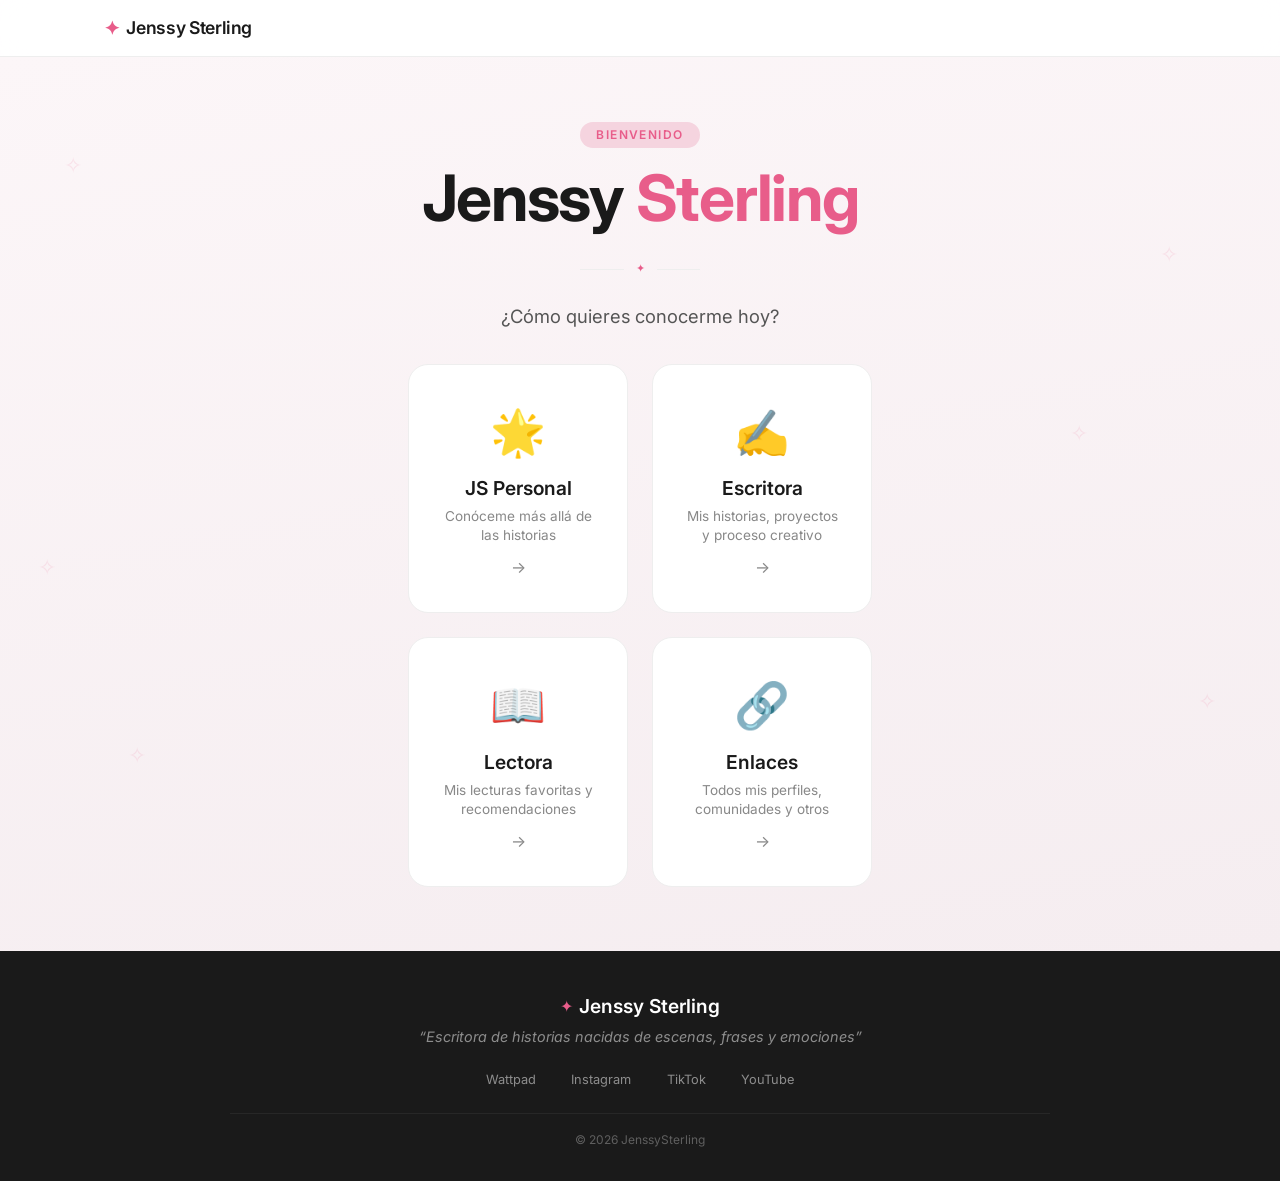
<file: index.html>
<!DOCTYPE html>
<html lang="es">
<head>
    <meta charset="UTF-8" />
    <meta name="viewport" content="width=device-width, initial-scale=1.0" />
    <title>Jenssy Sterling</title>

    <!-- Favicon -->
    <link rel="icon" href="images/favicon.svg" type="image/svg+xml" />

    <!-- Google Fonts -->
    <link href="https://fonts.googleapis.com/css2?family=Inter:opsz,wght@14..32,300;14..32,400;14..32,500;14..32,600;14..32,700&family=Playfair+Display:ital,wght@0,400;0,600;0,700;1,400&display=swap" rel="stylesheet" />

    <!-- CSS -->
    <link rel="stylesheet" href="css/style.css" />
</head>
<body>

    <!-- ==========================================
    NAVEGACIÓN
    ========================================== -->
    <header class="header" role="banner">
        <div class="header-inner">
            <a href="index.html" class="logo">
                <span class="logo-mark">✦</span>
                <span class="logo-name">Jenssy Sterling</span>
            </a>
        </div>
    </header>

    <!-- ==========================================
    HERO
    ========================================== -->
    <section class="hero">
        <div class="hero-content">
            <span class="hero-eyebrow">Bienvenido</span>
            <h1>Jenssy <span class="accent">Sterling</span></h1>

            <div class="hero-divider" aria-hidden="true">
                <span></span>
                <span>✦</span>
                <span></span>
            </div>
            <p class="hero-question">¿Cómo quieres conocerme hoy?</p>

            <div class="hero-cards">
                <!-- Card 1: Personal -->
                <a href="jenssypersonal.html" class="card card-personal">
                    <span class="card-icon">🌟</span>
                    <span class="card-title">JS Personal</span>
                    <span class="card-desc">Conóceme más allá de las historias</span>
                    <span class="card-arrow">→</span>
                </a>

                <!-- Card 2: Escritora -->
                <a href="jenssysterling.html" class="card card-writer">
                    <span class="card-icon">✍️</span>
                    <span class="card-title">Escritora</span>
                    <span class="card-desc">Mis historias, proyectos y proceso creativo</span>
                    <span class="card-arrow">→</span>
                </a>

                <!-- Card 3: Lectora -->
                <a href="jenssylectora.html" class="card card-reader">
                    <span class="card-icon">📖</span>
                    <span class="card-title">Lectora</span>
                    <span class="card-desc">Mis lecturas favoritas y recomendaciones</span>
                    <span class="card-arrow">→</span>
                </a>

                <!-- Card 4: Enlaces -->
                <a href="jenssyenlaces.html" class="card card-links">
                    <span class="card-icon">🔗</span>
                    <span class="card-title">Enlaces</span>
                    <span class="card-desc">Todos mis perfiles, comunidades y otros</span>
                    <span class="card-arrow">→</span>
                </a>
            </div>
        </div>

        <!-- Decoración sutil -->
        <div class="hero-ornaments" aria-hidden="true">
            <span class="ornament" style="top: 10%; left: 5%;">✧</span>
            <span class="ornament" style="top: 20%; right: 8%;">✧</span>
            <span class="ornament" style="top: 55%; left: 3%;">✧</span>
            <span class="ornament" style="top: 70%; right: 5%;">✧</span>
            <span class="ornament" style="top: 40%; right: 15%;">✧</span>
            <span class="ornament" style="bottom: 20%; left: 10%;">✧</span>
        </div>
    </section>

    <!-- ==========================================
    FOOTER
    ========================================== -->
    <footer class="footer" role="contentinfo">
        <div class="footer-inner">
            <div class="footer-brand">
                <span class="footer-mark">✦</span>
                <span class="footer-name">Jenssy Sterling</span>
            </div>
            <p class="footer-tagline">
                “Escritora de historias nacidas de escenas, frases y emociones”
            </p>
            <div class="footer-links">
                <a href="https://www.wattpad.com/user/JenssySterling" target="_blank">Wattpad</a>
                <a href="https://www.instagram.com/jenssysterling/" target="_blank">Instagram</a>
                <a href="https://www.tiktok.com/@jenssysterling" target="_blank">TikTok</a>
                <a href="https://www.youtube.com/@jenssysterling" target="_blank">YouTube</a>
            </div>
            <div class="footer-bottom">
                <span>&copy; <span id="year"></span> JenssySterling</span>
            </div>
        </div>
    </footer>

    <!-- ==========================================
    SCRIPTS
    ========================================== -->
    <script src="js/script.js"></script>
</body>
</html>
</file>
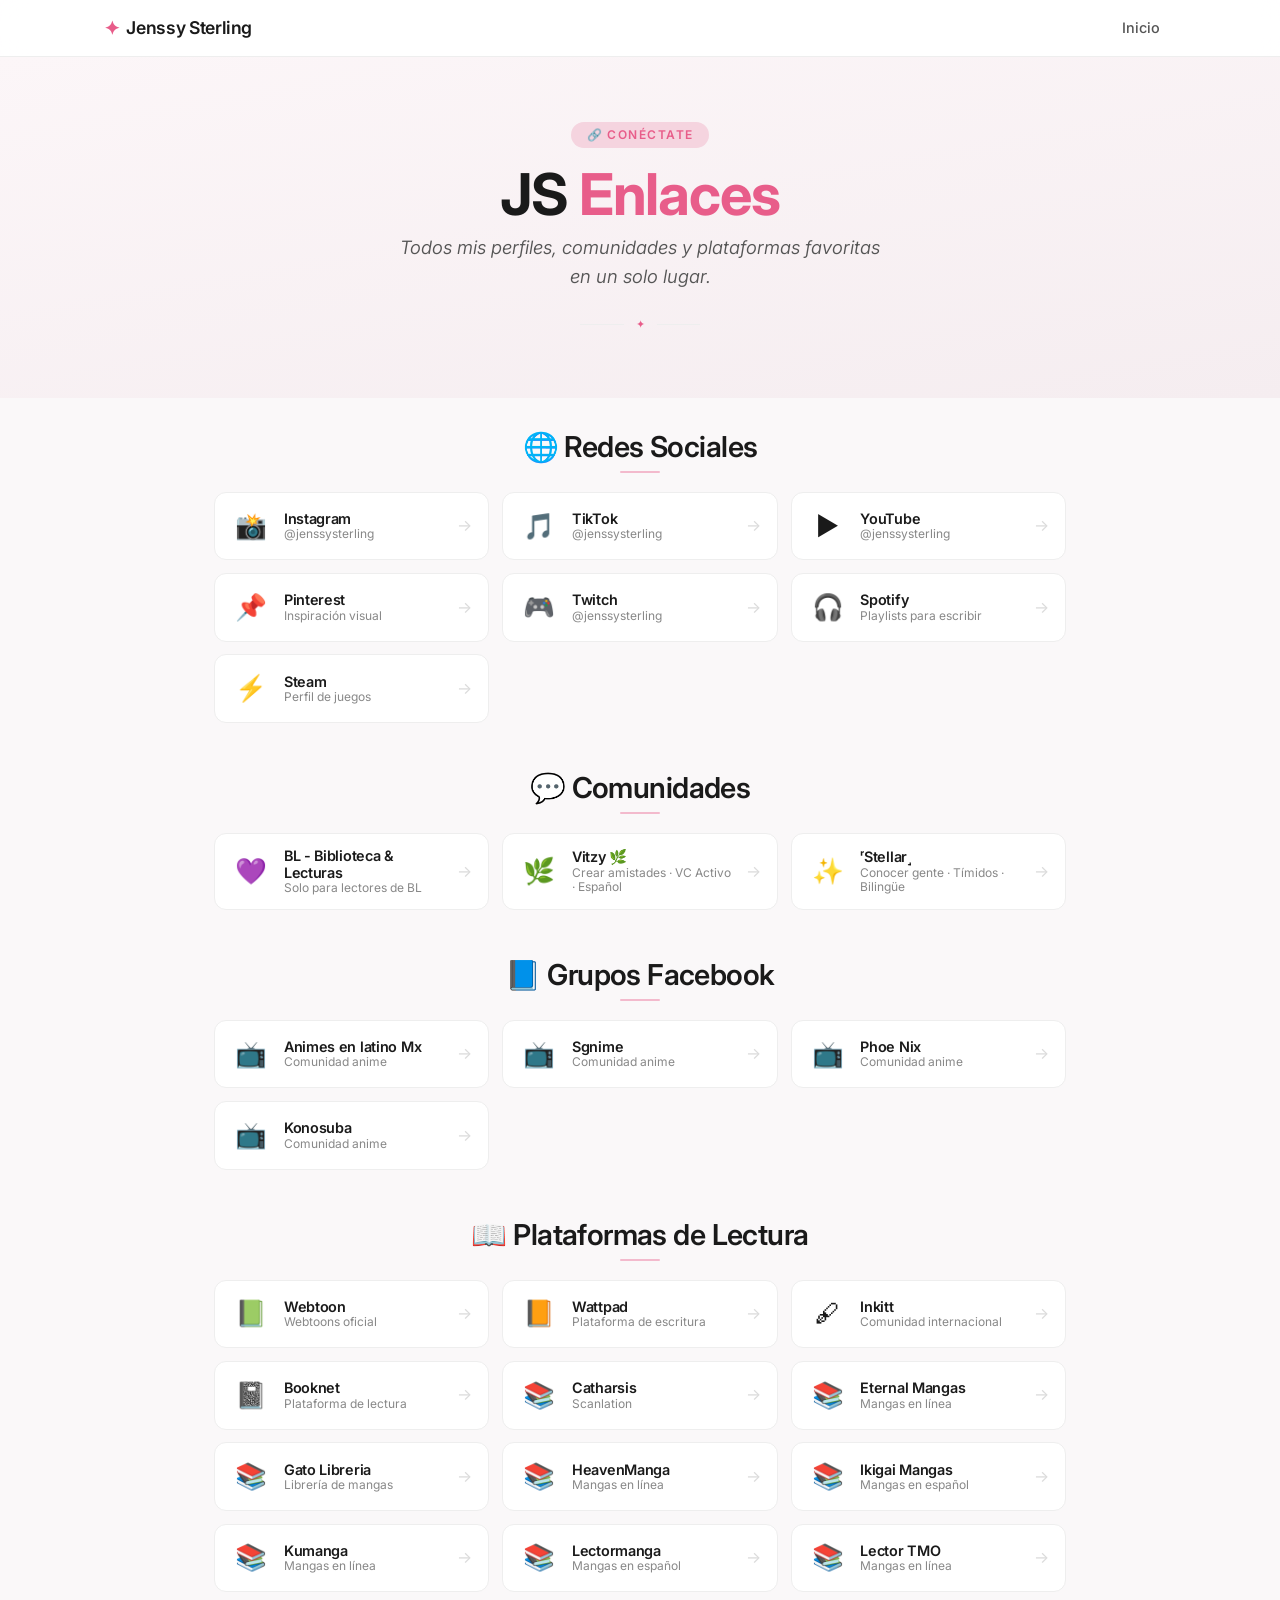
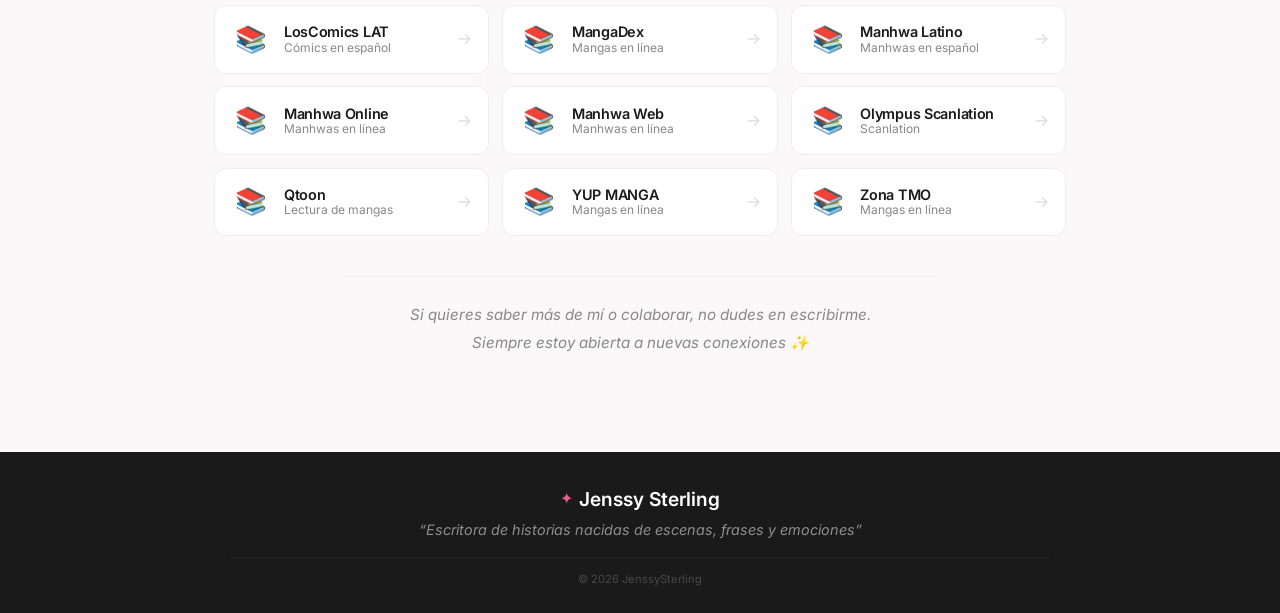
<file: jenssyenlaces.html>
<!DOCTYPE html>
<html lang="es">
<head>
    <meta charset="UTF-8" />
    <meta name="viewport" content="width=device-width, initial-scale=1.0" />
    <title>JS · Enlaces</title>

    <!-- Favicon -->
    <link rel="icon" href="images/favicon.svg" type="image/svg+xml" />

    <!-- Google Fonts -->
    <link href="https://fonts.googleapis.com/css2?family=Inter:opsz,wght@14..32,300;14..32,400;14..32,500;14..32,600;14..32,700&family=Playfair+Display:ital,wght@0,400;0,600;0,700;1,400&display=swap" rel="stylesheet" />

    <!-- CSS -->
    <link rel="stylesheet" href="css/jenssyenlaces.css" />
</head>
<body>

    <!-- ==========================================
    NAVEGACIÓN
    ========================================== -->
    <header class="header" role="banner">
        <div class="header-inner">
            <a href="index.html" class="logo">
                <span class="logo-mark">✦</span>
                <span class="logo-name">Jenssy Sterling</span>
            </a>

            <button class="menu-toggle" id="menuToggle" aria-label="Abrir menú">
                <span></span>
                <span></span>
                <span></span>
            </button>

            <nav class="nav" id="mainNav" role="navigation" aria-label="Principal">
                <ul class="nav-list">
                    <li><a href="index.html">Inicio</a></li>
                </ul>
            </nav>
        </div>
    </header>

    <!-- ==========================================
    HERO - ENLACES
    ========================================== -->
    <section class="hero hero-enlaces">
        <div class="hero-content">
            <span class="hero-eyebrow">🔗 Conéctate</span>
            <h1>JS <span class="accent">Enlaces</span></h1>
            <p class="hero-description">
                Todos mis perfiles, comunidades y plataformas favoritas en un solo lugar.
            </p>
            <div class="hero-divider" aria-hidden="true">
                <span></span>
                <span>✦</span>
                <span></span>
            </div>
        </div>
    </section>

    <!-- ==========================================
    CONTENIDO - ENLACES
    ========================================== -->
    <section class="section-enlaces">
        <div class="container">

            <!-- ==========================================
            REDES SOCIALES
            ========================================== -->
            <div class="links-group">
                <h2 class="links-group-title">🌐 Redes Sociales</h2>
                <div class="links-grid">
                    <a href="https://www.instagram.com/jenssysterling/" target="_blank" rel="noopener noreferrer" class="link-card link-instagram">
                        <span class="link-icon">📸</span>
                        <div class="link-info">
                            <h3>Instagram</h3>
                            <p>@jenssysterling</p>
                        </div>
                        <span class="link-arrow">→</span>
                    </a>

                    <a href="https://www.tiktok.com/@jenssysterling" target="_blank" rel="noopener noreferrer" class="link-card link-tiktok">
                        <span class="link-icon">🎵</span>
                        <div class="link-info">
                            <h3>TikTok</h3>
                            <p>@jenssysterling</p>
                        </div>
                        <span class="link-arrow">→</span>
                    </a>

                    <a href="https://www.youtube.com/@jenssysterling" target="_blank" rel="noopener noreferrer" class="link-card link-youtube">
                        <span class="link-icon">▶️</span>
                        <div class="link-info">
                            <h3>YouTube</h3>
                            <p>@jenssysterling</p>
                        </div>
                        <span class="link-arrow">→</span>
                    </a>

                    <a href="https://pin.it/4pqTqiMQb" target="_blank" rel="noopener noreferrer" class="link-card link-pinterest">
                        <span class="link-icon">📌</span>
                        <div class="link-info">
                            <h3>Pinterest</h3>
                            <p>Inspiración visual</p>
                        </div>
                        <span class="link-arrow">→</span>
                    </a>

                    <a href="https://www.twitch.tv/jenssysterling" target="_blank" rel="noopener noreferrer" class="link-card link-twitch">
                        <span class="link-icon">🎮</span>
                        <div class="link-info">
                            <h3>Twitch</h3>
                            <p>@jenssysterling</p>
                        </div>
                        <span class="link-arrow">→</span>
                    </a>

                    <a href="https://open.spotify.com/user/31fdpdenr7m7wddooao5t4zk6hvm?si=e627bb0e46054dc8" target="_blank" rel="noopener noreferrer" class="link-card link-spotify">
                        <span class="link-icon">🎧</span>
                        <div class="link-info">
                            <h3>Spotify</h3>
                            <p>Playlists para escribir</p>
                        </div>
                        <span class="link-arrow">→</span>
                    </a>

                    <a href="https://steamcommunity.com/profiles/76561198737552667/" target="_blank" rel="noopener noreferrer" class="link-card link-steam">
                        <span class="link-icon">⚡</span>
                        <div class="link-info">
                            <h3>Steam</h3>
                            <p>Perfil de juegos</p>
                        </div>
                        <span class="link-arrow">→</span>
                    </a>
                </div>
            </div>

            <!-- ==========================================
            COMUNIDADES DISCORD
            ========================================== -->
            <div class="links-group">
                <h2 class="links-group-title">💬 Comunidades</h2>
                <div class="links-grid">
                    <a href="https://discord.gg/3evseDwzNm" target="_blank" rel="noopener noreferrer" class="link-card link-discord">
                        <span class="link-icon">💜</span>
                        <div class="link-info">
                            <h3>BL - Biblioteca & Lecturas</h3>
                            <p>Solo para lectores de BL</p>
                        </div>
                        <span class="link-arrow">→</span>
                    </a>

                    <a href="https://discord.gg/7qG47PU43" target="_blank" rel="noopener noreferrer" class="link-card link-discord">
                        <span class="link-icon">🌿</span>
                        <div class="link-info">
                            <h3>Vitzy 🌿</h3>
                            <p>Crear amistades · VC Activo · Español</p>
                        </div>
                        <span class="link-arrow">→</span>
                    </a>

                    <a href="https://discord.com/invite/socializar" target="_blank" rel="noopener noreferrer" class="link-card link-discord">
                        <span class="link-icon">✨</span>
                        <div class="link-info">
                            <h3>ʳStellar˼</h3>
                            <p>Conocer gente · Tímidos · Bilingüe</p>
                        </div>
                        <span class="link-arrow">→</span>
                    </a>
                </div>
            </div>

            <!-- ==========================================
            GRUPOS FACEBOOK
            ========================================== -->
            <div class="links-group">
                <h2 class="links-group-title">📘 Grupos Facebook</h2>
                <div class="links-grid">
                    <a href="https://www.facebook.com/profile.php?id=61566806650233" target="_blank" rel="noopener noreferrer" class="link-card link-facebook">
                        <span class="link-icon">📺</span>
                        <div class="link-info">
                            <h3>Animes en latino Mx</h3>
                            <p>Comunidad anime</p>
                        </div>
                        <span class="link-arrow">→</span>
                    </a>

                    <a href="https://www.facebook.com/profile.php?id=61589664973635" target="_blank" rel="noopener noreferrer" class="link-card link-facebook">
                        <span class="link-icon">📺</span>
                        <div class="link-info">
                            <h3>Sgnime</h3>
                            <p>Comunidad anime</p>
                        </div>
                        <span class="link-arrow">→</span>
                    </a>

                    <a href="https://www.facebook.com/profile.php?id=100090453219533" target="_blank" rel="noopener noreferrer" class="link-card link-facebook">
                        <span class="link-icon">📺</span>
                        <div class="link-info">
                            <h3>Phoe Nix</h3>
                            <p>Comunidad anime</p>
                        </div>
                        <span class="link-arrow">→</span>
                    </a>

                    <a href="https://www.facebook.com/profile.php?id=61591386157137" target="_blank" rel="noopener noreferrer" class="link-card link-facebook">
                        <span class="link-icon">📺</span>
                        <div class="link-info">
                            <h3>Konosuba</h3>
                            <p>Comunidad anime</p>
                        </div>
                        <span class="link-arrow">→</span>
                    </a>
                </div>
            </div>
        
            <!-- ==========================================
            PLATAFORMAS DE LECTURA
            ========================================== -->
            <div class="links-group">
                <h2 class="links-group-title">📖 Plataformas de Lectura</h2>
                <div class="links-grid">
                    <a href="https://www.webtoons.com/es/" target="_blank" rel="noopener noreferrer" class="link-card link-webtoon">
                        <span class="link-icon">📗</span>
                        <div class="link-info">
                            <h3>Webtoon</h3>
                            <p>Webtoons oficial</p>
                        </div>
                        <span class="link-arrow">→</span>
                    </a>

                    <a href="https://www.wattpad.com/home" target="_blank" rel="noopener noreferrer" class="link-card link-wattpad">
                        <span class="link-icon">📙</span>
                        <div class="link-info">
                            <h3>Wattpad</h3>
                            <p>Plataforma de escritura</p>
                        </div>
                        <span class="link-arrow">→</span>
                    </a>

                    <a href="https://www.inkitt.com/es" target="_blank" rel="noopener noreferrer" class="link-card link-inkitt">
                        <span class="link-icon">🖋</span>
                        <div class="link-info">
                            <h3>Inkitt</h3>
                            <p>Comunidad internacional</p>
                        </div>
                        <span class="link-arrow">→</span>
                    </a>

                    <a href="https://booknet.com/es" target="_blank" rel="noopener noreferrer" class="link-card link-booknet">
                        <span class="link-icon">📓</span>
                        <div class="link-info">
                            <h3>Booknet</h3>
                            <p>Plataforma de lectura</p>
                        </div>
                        <span class="link-arrow">→</span>
                    </a>

                    <a href="https://catharsisworld.com/" target="_blank" rel="noopener noreferrer" class="link-card link-manga">
                        <span class="link-icon">📚</span>
                        <div class="link-info">
                            <h3>Catharsis</h3>
                            <p>Scanlation</p>
                        </div>
                        <span class="link-arrow">→</span>
                    </a>

                    <a href="https://eternalmangas.org/" target="_blank" rel="noopener noreferrer" class="link-card link-manga">
                        <span class="link-icon">📚</span>
                        <div class="link-info">
                            <h3>Eternal Mangas</h3>
                            <p>Mangas en línea</p>
                        </div>
                        <span class="link-arrow">→</span>
                    </a>

                    <a href="https://gatolibreria.com/" target="_blank" rel="noopener noreferrer" class="link-card link-manga">
                        <span class="link-icon">📚</span>
                        <div class="link-info">
                            <h3>Gato Libreria</h3>
                            <p>Librería de mangas</p>
                        </div>
                        <span class="link-arrow">→</span>
                    </a>

                    <a href="https://heavenmanga.com/" target="_blank" rel="noopener noreferrer" class="link-card link-manga">
                        <span class="link-icon">📚</span>
                        <div class="link-info">
                            <h3>HeavenManga</h3>
                            <p>Mangas en línea</p>
                        </div>
                        <span class="link-arrow">→</span>
                    </a>

                    <a href="https://ikigaimangas.com/" target="_blank" rel="noopener noreferrer" class="link-card link-manga">
                        <span class="link-icon">📚</span>
                        <div class="link-info">
                            <h3>Ikigai Mangas</h3>
                            <p>Mangas en español</p>
                        </div>
                        <span class="link-arrow">→</span>
                    </a>

                    <a href="https://www.kumanga.com/" target="_blank" rel="noopener noreferrer" class="link-card link-manga">
                        <span class="link-icon">📚</span>
                        <div class="link-info">
                            <h3>Kumanga</h3>
                            <p>Mangas en línea</p>
                        </div>
                        <span class="link-arrow">→</span>
                    </a>

                    <a href="https://lector-mangas.lat/" target="_blank" rel="noopener noreferrer" class="link-card link-manga">
                        <span class="link-icon">📚</span>
                        <div class="link-info">
                            <h3>Lectormanga</h3>
                            <p>Mangas en español</p>
                        </div>
                        <span class="link-arrow">→</span>
                    </a>

                    <a href="https://lectortmo.vip/" target="_blank" rel="noopener noreferrer" class="link-card link-manga">
                        <span class="link-icon">📚</span>
                        <div class="link-info">
                            <h3>Lector TMO</h3>
                            <p>Mangas en línea</p>
                        </div>
                        <span class="link-arrow">→</span>
                    </a>

                    <a href="https://loscomics.lat/" target="_blank" rel="noopener noreferrer" class="link-card link-manga">
                        <span class="link-icon">📚</span>
                        <div class="link-info">
                            <h3>LosComics LAT</h3>
                            <p>Cómics en español</p>
                        </div>
                        <span class="link-arrow">→</span>
                    </a>

                    <a href="https://mangadex.org/" target="_blank" rel="noopener noreferrer" class="link-card link-manga">
                        <span class="link-icon">📚</span>
                        <div class="link-info">
                            <h3>MangaDex</h3>
                            <p>Mangas en línea</p>
                        </div>
                        <span class="link-arrow">→</span>
                    </a>

                    <a href="https://manhwa-latino.com/" target="_blank" rel="noopener noreferrer" class="link-card link-manga">
                        <span class="link-icon">📚</span>
                        <div class="link-info">
                            <h3>Manhwa Latino</h3>
                            <p>Manhwas en español</p>
                        </div>
                        <span class="link-arrow">→</span>
                    </a>

                    <a href="https://manhwa-online.com/" target="_blank" rel="noopener noreferrer" class="link-card link-manga">
                        <span class="link-icon">📚</span>
                        <div class="link-info">
                            <h3>Manhwa Online</h3>
                            <p>Manhwas en línea</p>
                        </div>
                        <span class="link-arrow">→</span>
                    </a>

                    <a href="https://manhwaweb.com/" target="_blank" rel="noopener noreferrer" class="link-card link-manga">
                        <span class="link-icon">📚</span>
                        <div class="link-info">
                            <h3>Manhwa Web</h3>
                            <p>Manhwas en línea</p>
                        </div>
                        <span class="link-arrow">→</span>
                    </a>

                    <a href="https://olympusxyz.com/" target="_blank" rel="noopener noreferrer" class="link-card link-manga">
                        <span class="link-icon">📚</span>
                        <div class="link-info">
                            <h3>Olympus Scanlation</h3>
                            <p>Scanlation</p>
                        </div>
                        <span class="link-arrow">→</span>
                    </a>

                    <a href="https://qtoon.org/" target="_blank" rel="noopener noreferrer" class="link-card link-manga">
                        <span class="link-icon">📚</span>
                        <div class="link-info">
                            <h3>Qtoon</h3>
                            <p>Lectura de mangas</p>
                        </div>
                        <span class="link-arrow">→</span>
                    </a>

                    <a href="https://www.yupmanga.com/" target="_blank" rel="noopener noreferrer" class="link-card link-manga">
                        <span class="link-icon">📚</span>
                        <div class="link-info">
                            <h3>YUP MANGA</h3>
                            <p>Mangas en línea</p>
                        </div>
                        <span class="link-arrow">→</span>
                    </a>

                    <a href="https://zonatmo.net/" target="_blank" rel="noopener noreferrer" class="link-card link-manga">
                        <span class="link-icon">📚</span>
                        <div class="link-info">
                            <h3>Zona TMO</h3>
                            <p>Mangas en línea</p>
                        </div>
                        <span class="link-arrow">→</span>
                    </a>
                </div>
            </div>

            <!-- Mensaje final -->
            <p class="enlaces-message">
                Si quieres saber más de mí o colaborar, no dudes en escribirme. 
                <br>Siempre estoy abierta a nuevas conexiones ✨
            </p>

        </div>
    </section>

    <!-- ==========================================
    FOOTER (simplificado)
    ========================================== -->
    <footer class="footer" role="contentinfo">
        <div class="footer-inner">
            <div class="footer-brand">
                <span class="footer-mark">✦</span>
                <span class="footer-name">Jenssy Sterling</span>
            </div>
            <p class="footer-tagline">
                “Escritora de historias nacidas de escenas, frases y emociones”
            </p>
            <div class="footer-bottom">
                <span>&copy; <span id="year"></span> JenssySterling</span>
            </div>
        </div>
    </footer>

    <!-- ==========================================
    SCRIPTS
    ========================================== -->
    <script src="js/script.js"></script>
</body>
</html>
</file>
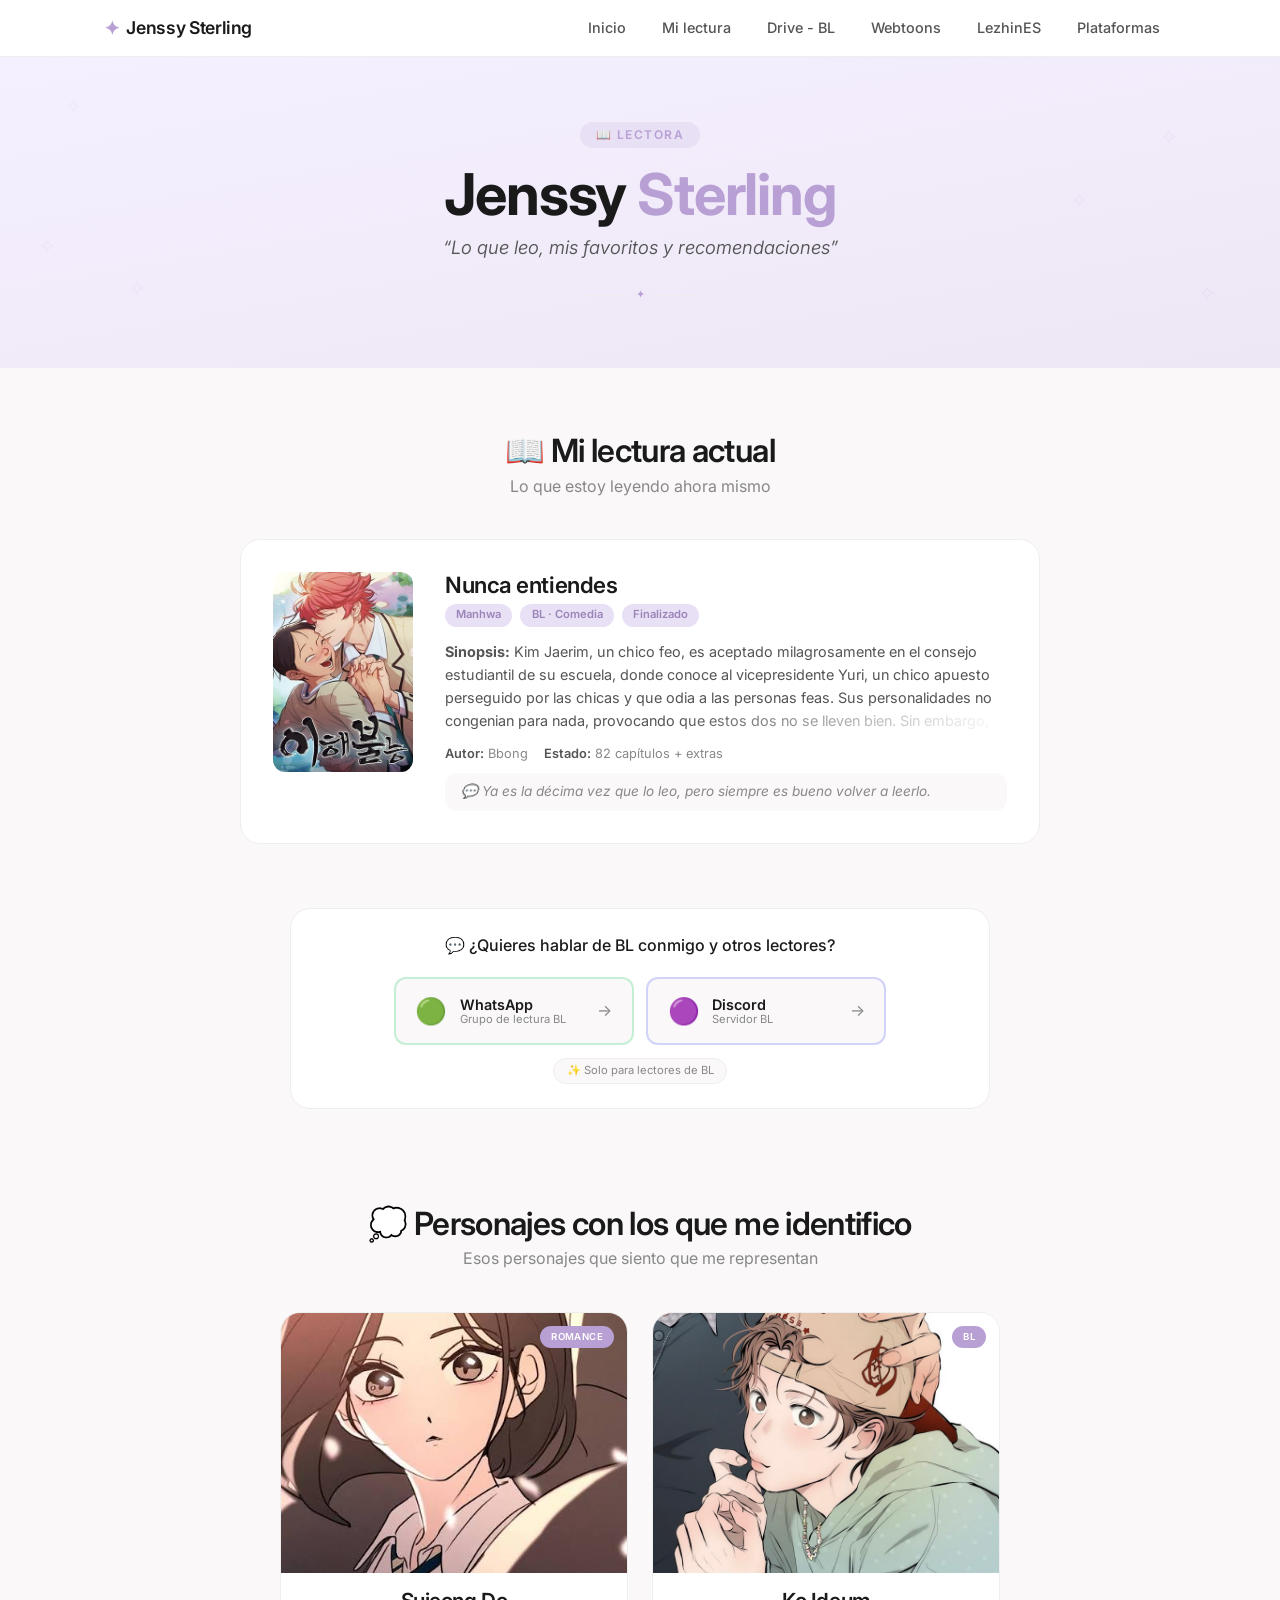
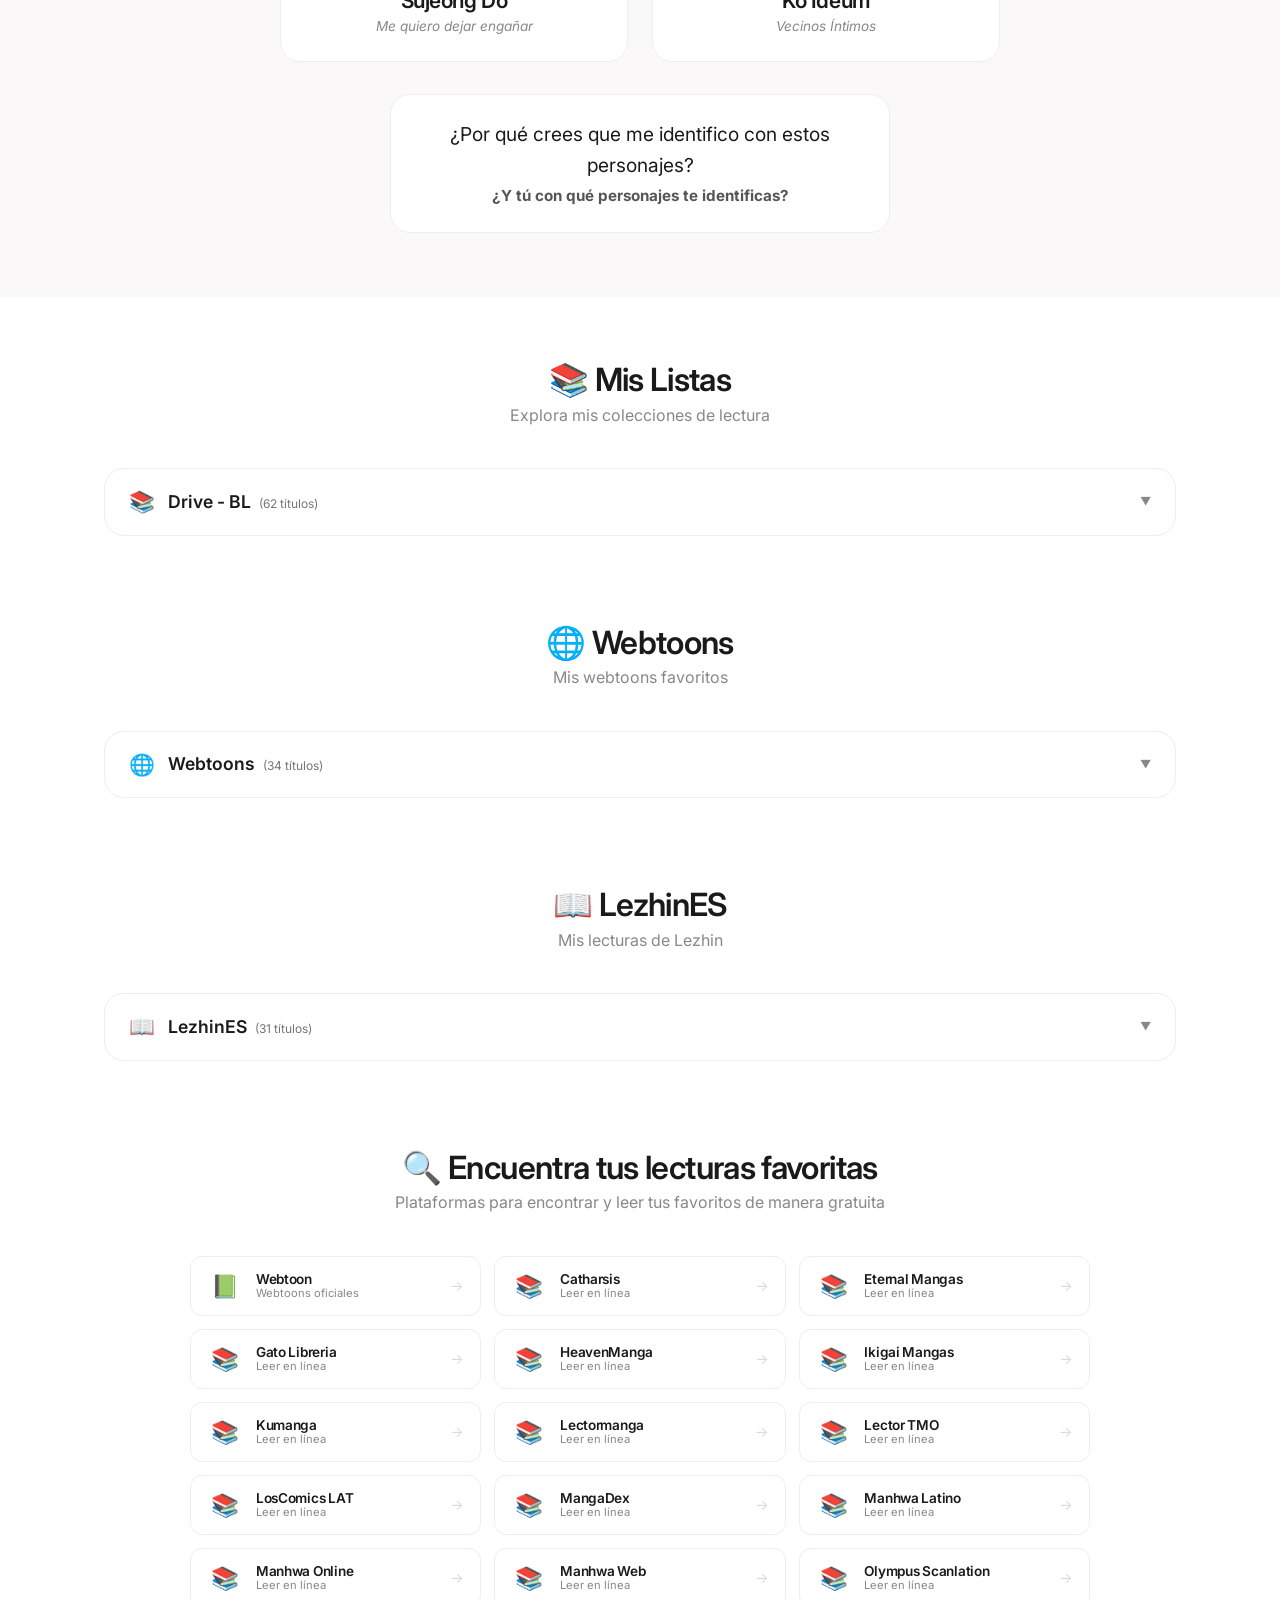
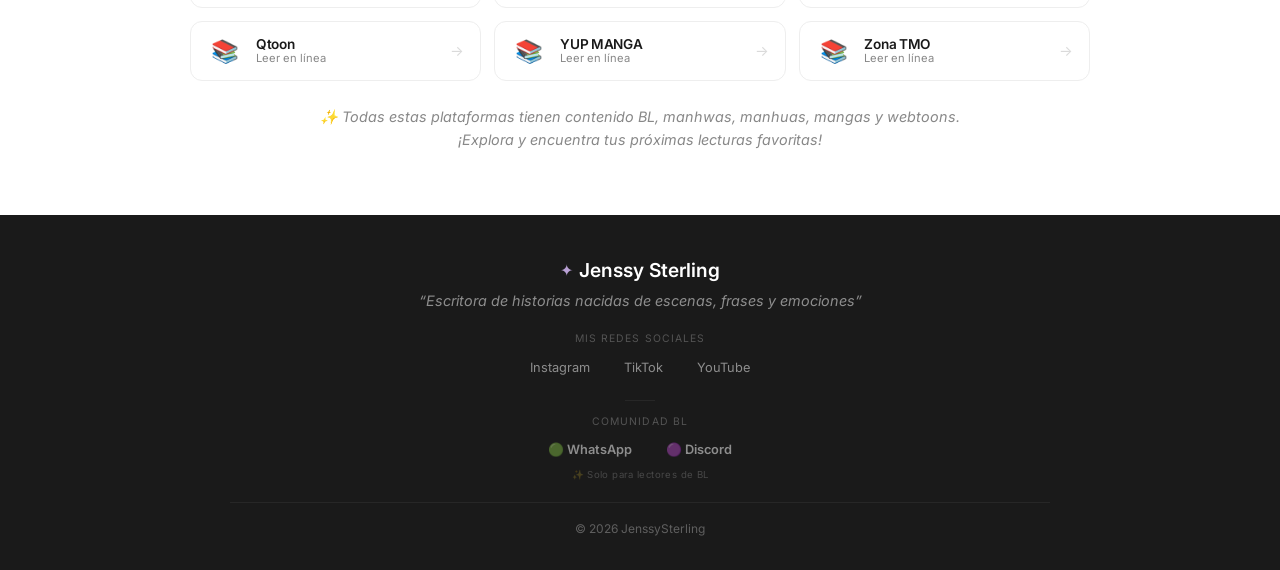
<file: jenssylectora.html>
<!DOCTYPE html>
<html lang="es">
<head>
    <meta charset="UTF-8" />
    <meta name="viewport" content="width=device-width, initial-scale=1.0" />
    <title>JS · Lectora</title>

    <!-- Favicon -->
    <link rel="icon" href="images/favicon.svg" type="image/svg+xml" />

    <!-- Google Fonts -->
    <link href="https://fonts.googleapis.com/css2?family=Inter:opsz,wght@14..32,300;14..32,400;14..32,500;14..32,600;14..32,700&family=Playfair+Display:ital,wght@0,400;0,600;0,700;1,400&display=swap" rel="stylesheet" />

    <!-- CSS -->
    <link rel="stylesheet" href="css/jenssylectora.css" />
</head>
<body>

    <!-- ==========================================
    NAVEGACIÓN
    ========================================== -->
    <header class="header" role="banner">
        <div class="header-inner">
            <a href="index.html" class="logo">
                <span class="logo-mark">✦</span>
                <span class="logo-name">Jenssy Sterling</span>
            </a>

            <button class="menu-toggle" id="menuToggle" aria-label="Abrir menú">
                <span></span>
                <span></span>
                <span></span>
            </button>

            <nav class="nav" id="mainNav" role="navigation" aria-label="Principal">
                <ul class="nav-list">
                    <li><a href="index.html">Inicio</a></li>
                    <li><a href="#lectura-actual">Mi lectura</a></li>
                    <li><a href="javascript:void(0)" onclick="openCollapsible('manhwa-bl')">Drive - BL</a></li>
                    <li><a href="javascript:void(0)" onclick="openCollapsible('webtoons')">Webtoons</a></li>
                    <li><a href="javascript:void(0)" onclick="openCollapsible('lezhin')">LezhinES</a></li>
                    <li><a href="#plataformas">Plataformas</a></li>
                </ul>
            </nav>
        </div>
    </header>

    <!-- ==========================================
    HERO
    ========================================== -->
    <section class="hero">
        <div class="hero-content">
            <span class="hero-eyebrow">📖 Lectora</span>
            <h1>Jenssy <span class="accent">Sterling</span></h1>
            <p class="hero-description">
                “Lo que leo, mis favoritos y recomendaciones”
            </p>
            <div class="hero-divider" aria-hidden="true">
                <span></span>
                <span>✦</span>
                <span></span>
            </div>
        </div>

        <div class="hero-ornaments" aria-hidden="true">
            <span class="ornament" style="top: 10%; left: 5%;">✧</span>
            <span class="ornament" style="top: 20%; right: 8%;">✧</span>
            <span class="ornament" style="top: 55%; left: 3%;">✧</span>
            <span class="ornament" style="top: 70%; right: 5%;">✧</span>
            <span class="ornament" style="top: 40%; right: 15%;">✧</span>
            <span class="ornament" style="bottom: 20%; left: 10%;">✧</span>
        </div>
    </section>

    <!-- ==========================================
    MI LECTURA ACTUAL
    ========================================== -->
    <section class="section" id="lectura-actual">
        <div class="container">
            <h2 class="section-title">📖 Mi lectura actual</h2>
            <p class="section-subtitle">Lo que estoy leyendo ahora mismo</p>

            <div class="reading-card">
                <div class="reading-cover">
                    <img src="images/nunca_entiendes.jpeg" alt="Portada de Nunca entiendes" loading="lazy" />
                </div>
                <div class="reading-info">
                    <h3>Nunca entiendes</h3>
                    <div class="reading-meta">
                        <span class="reading-tag">Manhwa</span>
                        <span class="reading-tag">BL · Comedia</span>
                        <span class="reading-tag">Finalizado</span>
                    </div>
                    <p class="reading-synopsis">
                        <strong>Sinopsis:</strong> Kim Jaerim, un chico feo, es aceptado milagrosamente en el consejo estudiantil de su escuela, donde conoce al vicepresidente Yuri, un chico apuesto perseguido por las chicas y que odia a las personas feas. Sus personalidades no congenian para nada, provocando que estos dos no se lleven bien. Sin embargo, con el transcurso del tiempo, los sentimientos cambian y cada vez son más grandes.
                    </p>
                    <div class="reading-details">
                        <span><strong>Autor:</strong> Bbong</span>
                        <span><strong>Estado:</strong> 82 capítulos + extras</span>
                    </div>
                    <p class="reading-note">
                        💬 <em>Ya es la décima vez que lo leo, pero siempre es bueno volver a leerlo.</em>
                    </p>
                </div>
            </div>
        </div>
    </section>

<!-- Nota de comunidad -->
<div class="community-grid">
    <div class="community-text">
        <p>💬 ¿Quieres hablar de BL conmigo y otros lectores?</p>
    </div>
    <div class="community-cards">
        <a href="https://chat.whatsapp.com/CxQfdaaUhQ7G6F6Yk0FSFn" target="_blank" rel="noopener noreferrer" class="community-card-link whatsapp-card">
            <span class="card-icon">🟢</span>
            <div class="card-info">
                <h4>WhatsApp</h4>
                <p>Grupo de lectura BL</p>
            </div>
            <span class="card-arrow">→</span>
        </a>
        <a href="https://discord.gg/3evseDwzNm" target="_blank" rel="noopener noreferrer" class="community-card-link discord-card">
            <span class="card-icon">🟣</span>
            <div class="card-info">
                <h4>Discord</h4>
                <p>Servidor BL</p>
            </div>
            <span class="card-arrow">→</span>
        </a>
    </div>
    <span class="community-tag">✨ Solo para lectores de BL</span>
</div>

<!-- ==========================================
    PERSONAJES CON LOS QUE ME IDENTIFICO
    ========================================== -->
    <section class="section" id="personajes">
        <div class="container">
            <h2 class="section-title">💭 Personajes con los que me identifico</h2>
            <p class="section-subtitle">Esos personajes que siento que me representan</p>

            <div class="personajes-grid">
                
                <!-- Personaje 1 -->
                <div class="personaje-card">
                    <div class="personaje-image">
                        <img src="images/sujeong-do.jpg" alt="Sujeong Do - Me quiero dejar engañar" loading="lazy" />
                        <span class="personaje-badge">Romance</span>
                    </div>
                    <div class="personaje-info">
                        <h3>Sujeong Do</h3>
                        <p class="personaje-origen">Me quiero dejar engañar</p>
                    </div>
                </div>

                <!-- Personaje 2 -->
                <div class="personaje-card">
                    <div class="personaje-image">
                        <img src="images/ko_ideum.jpg" alt="Ideom - Vecinos Íntimos" loading="lazy" />
                        <span class="personaje-badge">BL</span>
                    </div>
                    <div class="personaje-info">
                        <h3>Ko Ideum</h3>
                        <p class="personaje-origen">Vecinos Íntimos</p>
                    </div>
                </div>

            </div>

            <!-- Pregunta final -->
            <div class="personaje-pregunta">
                <p>¿Por qué crees que me identifico con estos personajes?</p>
                <p><strong>¿Y tú con qué personajes te identificas?</strong></p>
            </div>

        </div>
    </section>

    <!-- ==========================================
    DRIVE - BL
    ========================================== -->
    <section class="section section-alt">
        <div class="container">
            <h2 class="section-title">📚 Mis Listas</h2>
            <p class="section-subtitle">Explora mis colecciones de lectura</p>

            <!-- MANHWA BL - SECCIÓN COLAPSABLE (CERRADA POR DEFECTO) -->
            <details class="collapsible-section" id="manhwa-bl">
                <summary class="collapsible-header">
                    <span class="collapsible-icon">📚</span>
                    <span class="collapsible-title">Drive - BL</span>
                    <span class="collapsible-arrow">▼</span>
                </summary>
                <div class="collapsible-content">  

                    <!-- Letra A -->
                    <details class="collapsible-letter-section" open>
                        <summary class="collapsible-letter-header">
                            <span class="bl-letter">A</span>
                            <span class="collapsible-count">8 títulos</span>
                            <span class="collapsible-arrow">▼</span>
                        </summary>
                        <div class="bl-list">
                            <a href="https://drive.google.com/drive/folders/1DfD43OzaXxt7x99YG8XyvLKlH_zn5USz" class="bl-item" target="_blank">
                                <span class="bl-icon">✦</span>
                                <span class="bl-title">Ahogado por el deseo</span>
                            </a>
                            <a href="https://drive.google.com/drive/folders/1-XM7Wf2G1d8as6SO-_rMYEdlwfgofB0B" class="bl-item" target="_blank">
                                <span class="bl-icon">✦</span>
                                <span class="bl-title">Alone Leveling</span>
                            </a>
                            <a href="https://drive.google.com/drive/folders/1NmL4kWY8y-cczRq0NqA__reihs28xUor" class="bl-item" target="_blank">
                                <span class="bl-icon">✦</span>
                                <span class="bl-title">Amor equilibrado</span>
                            </a>
                            <a href="https://drive.google.com/drive/folders/1o0ao3vM3IrhDEevugVLI3X4qWumgTyf4" class="bl-item" target="_blank">
                                <span class="bl-icon">✦</span>
                                <span class="bl-title">Amor eterno</span>
                            </a>
                            <a href="https://drive.google.com/drive/folders/1PVLLbjlIEQMBJK0KAtzduoVklAp3QdlZ" class="bl-item" target="_blank">
                                <span class="bl-icon">✦</span>
                                <span class="bl-title">Anti P.T.</span>
                            </a>
                            <a href="https://drive.google.com/drive/folders/1yhJA1ZT3vyP2jiHFd2hy0ftTC3Y-eKi0" class="bl-item" target="_blank">
                                <span class="bl-icon">✦</span>
                                <span class="bl-title">Antídoto</span>
                            </a>
                            <a href="https://drive.google.com/drive/folders/1BP8O1r9VOATXiemidJyAvwGiCEoH0zf1" class="bl-item" target="_blank">
                                <span class="bl-icon">✦</span>
                                <span class="bl-title">Aplicación humillante</span>
                            </a>
                            <a href="https://drive.google.com/drive/folders/1E4HAtl_f0EMniQWR6GrTmhvUDCwvJDpi" class="bl-item" target="_blank">
                                <span class="bl-icon">✦</span>
                                <span class="bl-title">Aúlla lobo</span>
                            </a>
                        </div>
                    </details>

                    <!-- Letra B -->
                    <details class="collapsible-letter-section">
                        <summary class="collapsible-letter-header">
                            <span class="bl-letter">B</span>
                            <span class="collapsible-count">4 títulos</span>
                            <span class="collapsible-arrow">▼</span>
                        </summary>
                        <div class="bl-list">
                            <a href="https://drive.google.com/drive/folders/1HpeUZ6gZbuv3QYLYFD0y8YyJzf6csdR1" class="bl-item" target="_blank">
                                <span class="bl-icon">✦</span>
                                <span class="bl-title">Bitten Moonlight</span>
                            </a>
                            <a href="https://drive.google.com/drive/folders/1SG9ksN90Yp306YKggPgpRjBkukTE_-c2" class="bl-item" target="_blank">
                                <span class="bl-icon">✦</span>
                                <span class="bl-title">Blind Play</span>
                            </a>
                            <a href="https://drive.google.com/drive/folders/1JgGQnNfZ4_PencL7e5nhwYd2VEJqI7bp" class="bl-item" target="_blank">
                                <span class="bl-icon">✦</span>
                                <span class="bl-title">BL 1 · La novia del titán</span>
                            </a>
                            <a href="https://drive.google.com/drive/folders/1M0c_FyVexHVrtcZ-T1UPyEVZsLEQUt4I" class="bl-item" target="_blank">
                                <span class="bl-icon">✦</span>
                                <span class="bl-title">BL Motel</span>
                            </a>
                        </div>
                    </details>

                    <!-- Letra C -->
                    <details class="collapsible-letter-section">
                        <summary class="collapsible-letter-header">
                            <span class="bl-letter">C</span>
                            <span class="collapsible-count">7 títulos</span>
                            <span class="collapsible-arrow">▼</span>
                        </summary>
                        <div class="bl-list">
                            <a href="https://drive.google.com/drive/folders/13wBJXFUJDaR3yHbL2Flj9j8hUaMGF0nO" class="bl-item" target="_blank">
                                <span class="bl-icon">✦</span>
                                <span class="bl-title">Cadena Alimenticia</span>
                            </a>
                            <a href="https://drive.google.com/drive/folders/1chbv0Tdk_9zffQfAFrZfTl2quUZt--dz" class="bl-item" target="_blank">
                                <span class="bl-icon">✦</span>
                                <span class="bl-title">Caída Oscura</span>
                            </a>
                            <a href="https://drive.google.com/drive/folders/1eeBBQVYEDwCdLUtfYv58UZ-W9zPH3xv0" class="bl-item" target="_blank">
                                <span class="bl-icon">✦</span>
                                <span class="bl-title">Cásate Conmigo, Alfa</span>
                            </a>
                            <a href="https://drive.google.com/drive/folders/1FueSjMRli5yTo3Bsi4Y7GZQx0hodTLBa" class="bl-item" target="_blank">
                                <span class="bl-icon">✦</span>
                                <span class="bl-title">Castehate</span>
                            </a>
                            <a href="https://drive.google.com/drive/folders/17K9bvfEc_euN_MWR8p2cWgNusvoOEjOH" class="bl-item" target="_blank">
                                <span class="bl-icon">✦</span>
                                <span class="bl-title">Conquistando mi ascenso</span>
                            </a>
                            <a href="https://drive.google.com/drive/folders/1ICDsPasu0iYu2p-zXD0PSY608nW_2wYO" class="bl-item" target="_blank">
                                <span class="bl-icon">✦</span>
                                <span class="bl-title">Corazón vampiro</span>
                            </a>
                            <a href="https://drive.google.com/drive/folders/1EKrGVxAC6M-eYVBo9YT3ErKYqtGETDP2" class="bl-item" target="_blank">
                                <span class="bl-icon">✦</span>
                                <span class="bl-title">Cuando el asesino se enamora</span>
                            </a>
                        </div>
                    </details>

                    <!-- Letra D -->
                    <details class="collapsible-letter-section">
                        <summary class="collapsible-letter-header">
                            <span class="bl-letter">D</span>
                            <span class="collapsible-count">3 títulos</span>
                            <span class="collapsible-arrow">▼</span>
                        </summary>
                        <div class="bl-list">
                            <a href="https://drive.google.com/drive/folders/1hK5wZYkcOwNlfgCtrPPpLLquKsjmT6vo" class="bl-item" target="_blank">
                                <span class="bl-icon">✦</span>
                                <span class="bl-title">De habitación a habitación</span>
                            </a>
                            <a href="https://drive.google.com/drive/folders/18fqKmnwZ67LuXFKhX0Op3vCDSUYjJ9Bx" class="bl-item" target="_blank">
                                <span class="bl-icon">✦</span>
                                <span class="bl-title">De ventana a ventana</span>
                            </a>
                            <a href="https://drive.google.com/drive/folders/1qb3cOG_ERQw4cLAMFsF67QoUz54JktE1" class="bl-item" target="_blank">
                                <span class="bl-icon">✦</span>
                                <span class="bl-title">Demasiado dulce</span>
                            </a>
                        </div>
                    </details>

                    <!-- Letra E -->
                    <details class="collapsible-letter-section">
                        <summary class="collapsible-letter-header">
                            <span class="bl-letter">E</span>
                            <span class="collapsible-count">6 títulos</span>
                            <span class="collapsible-arrow">▼</span>
                        </summary>
                        <div class="bl-list">
                            <a href="https://drive.google.com/drive/folders/1--dPwFNT7ciPougZ623iG3HHg5IWmqY3" class="bl-item" target="_blank">
                                <span class="bl-icon">✦</span>
                                <span class="bl-title">El creador del Rey</span>
                            </a>
                            <a href="https://drive.google.com/drive/folders/1580s8LUvM-SxMJFwCrpEAmeHHeXIFDvy" class="bl-item" target="_blank">
                                <span class="bl-icon">✦</span>
                                <span class="bl-title">El diario del Secretario Kim</span>
                            </a>
                            <a href="https://drive.google.com/drive/folders/1MtEiMQKUfb4xQrXXXwbae4vSIWYHgW6Q" class="bl-item" target="_blank">
                                <span class="bl-icon">✦</span>
                                <span class="bl-title">El sustituto (V1)</span>
                            </a>
                            <a href="https://drive.google.com/drive/folders/11cHRpJW7JbEF8DC9_ENUaG_XF6LnWcB-" class="bl-item" target="_blank">
                                <span class="bl-icon">✦</span>
                                <span class="bl-title">El sustituto (V2)</span>
                            </a>
                            <a href="https://drive.google.com/drive/folders/14EzUufdnP2W3svYdjXN3ytuj1NtfTRMy" class="bl-item" target="_blank">
                                <span class="bl-icon">✦</span>
                                <span class="bl-title">Embriagado</span>
                            </a>
                            <a href="https://drive.google.com/drive/folders/1Ckif6x2oZhjcrUSUESAFr0qJFo5_DcYz" class="bl-item" target="_blank">
                                <span class="bl-icon">✦</span>
                                <span class="bl-title">Espejo negro</span>
                            </a>
                        </div>
                    </details>

                    <!-- Letra F -->
                    <details class="collapsible-letter-section">
                        <summary class="collapsible-letter-header">
                            <span class="bl-letter">F</span>
                            <span class="collapsible-count">2 títulos</span>
                            <span class="collapsible-arrow">▼</span>
                        </summary>
                        <div class="bl-list">
                            <a href="https://drive.google.com/drive/folders/1pMp7JlHUytd1eq6UxUYMPNRXqsGFV_wk" class="bl-item" target="_blank">
                                <span class="bl-icon">✦</span>
                                <span class="bl-title">Familia Instantánea</span>
                            </a>
                            <a href="https://drive.google.com/drive/folders/1dj-PrqMZAaTvWcE98vp2ICoYUcBw5bfI" class="bl-item" target="_blank">
                                <span class="bl-icon">✦</span>
                                <span class="bl-title">Flor de papel</span>
                            </a>
                        </div>
                    </details>

                    <!-- Letra H -->
                    <details class="collapsible-letter-section">
                        <summary class="collapsible-letter-header">
                            <span class="bl-letter">H</span>
                            <span class="collapsible-count">1 título</span>
                            <span class="collapsible-arrow">▼</span>
                        </summary>
                        <div class="bl-list">
                            <a href="https://drive.google.com/drive/folders/19PUM84xOP2yY8bBTjSKhE4p0BKrLfSiH" class="bl-item" target="_blank">
                                <span class="bl-icon">✦</span>
                                <span class="bl-title">Hablando del diablo</span>
                            </a>
                        </div>
                    </details>

                    <!-- Letra L -->
                    <details class="collapsible-letter-section">
                        <summary class="collapsible-letter-header">
                            <span class="bl-letter">L</span>
                            <span class="collapsible-count">1 título</span>
                            <span class="collapsible-arrow">▼</span>
                        </summary>
                        <div class="bl-list">
                            <a href="https://drive.google.com/drive/folders/1DOwg1Q40fr15QCktfadIsiMC0NLVvk_V" class="bl-item" target="_blank">
                                <span class="bl-icon">✦</span>
                                <span class="bl-title">Lazos de sangre</span>
                            </a>
                        </div>
                    </details>

                    <!-- Letra M -->
                    <details class="collapsible-letter-section">
                        <summary class="collapsible-letter-header">
                            <span class="bl-letter">M</span>
                            <span class="collapsible-count">6 títulos</span>
                            <span class="collapsible-arrow">▼</span>
                        </summary>
                        <div class="bl-list">
                            <a href="https://drive.google.com/drive/folders/1DcFYUaOOEtcKWXL9mgo8JkuUs_HyQVTD" class="bl-item" target="_blank">
                                <span class="bl-icon">✦</span>
                                <span class="bl-title">Melodía Nocturna</span>
                            </a>
                            <a href="https://drive.google.com/file/d/1y8pWrNiODbNSW8dF42lNCFmK3MYBNIKm/view" class="bl-item" target="_blank">
                                <span class="bl-icon">✦</span>
                                <span class="bl-title">Mil otoños</span>
                            </a>
                            <a href="https://drive.google.com/drive/folders/1---_ayXoQFhFhB8FeO1oPwTfnBQBiCIV" class="bl-item" target="_blank">
                                <span class="bl-icon">✦</span>
                                <span class="bl-title">Minmotion Syndrome</span>
                            </a>
                            <a href="https://drive.google.com/drive/folders/129hl7WQPd37iIRfmUe9W4YfaEFoiQ-p-" class="bl-item" target="_blank">
                                <span class="bl-icon">✦</span>
                                <span class="bl-title">Misión Encubierta</span>
                            </a>
                            <a href="https://drive.google.com/drive/folders/1gc1yhz0jbIcZ5fIm7tv38o-wdU_7Yan0" class="bl-item" target="_blank">
                                <span class="bl-icon">✦</span>
                                <span class="bl-title">Mordiendo al tigre</span>
                            </a>
                            <a href="https://drive.google.com/drive/folders/15NmrQM6TYogKAg3WRPCpY6vP8TzTDuqo" class="bl-item" target="_blank">
                                <span class="bl-icon">✦</span>
                                <span class="bl-title">My Suha</span>
                            </a>
                        </div>
                    </details>

                    <!-- Letra N -->
                    <details class="collapsible-letter-section">
                        <summary class="collapsible-letter-header">
                            <span class="bl-letter">N</span>
                            <span class="collapsible-count">1 título</span>
                            <span class="collapsible-arrow">▼</span>
                        </summary>
                        <div class="bl-list">
                            <a href="https://drive.google.com/drive/folders/1fOg6ygf4jyFT0b-RTuz9imNK8lLKOiUA" class="bl-item" target="_blank">
                                <span class="bl-icon">✦</span>
                                <span class="bl-title">No mezcles los negocios con el placer</span>
                            </a>
                        </div>
                    </details>

                    <!-- Letra O -->
                    <details class="collapsible-letter-section">
                        <summary class="collapsible-letter-header">
                            <span class="bl-letter">O</span>
                            <span class="collapsible-count">3 títulos</span>
                            <span class="collapsible-arrow">▼</span>
                        </summary>
                        <div class="bl-list">
                            <a href="https://drive.google.com/drive/folders/1AAYkdLobu4pGqo76bI50N0_hHT4Bq60z" class="bl-item" target="_blank">
                                <span class="bl-icon">✦</span>
                                <span class="bl-title">On or Off</span>
                            </a>
                            <a href="https://drive.google.com/drive/folders/17-NT41g-_44vIYq_TzI99Bq9H0qn1iXG" class="bl-item" target="_blank">
                                <span class="bl-icon">✦</span>
                                <span class="bl-title">Otra Vez</span>
                            </a>
                            <a href="https://drive.google.com/drive/folders/1fraoT45suNCJq_oiFZOzWlfcPXxjOocL" class="bl-item" target="_blank">
                                <span class="bl-icon">✦</span>
                                <span class="bl-title">Oxígeno Letal</span>
                            </a>
                        </div>
                    </details>

                    <!-- Letra P -->
                    <details class="collapsible-letter-section">
                        <summary class="collapsible-letter-header">
                            <span class="bl-letter">P</span>
                            <span class="collapsible-count">6 títulos</span>
                            <span class="collapsible-arrow">▼</span>
                        </summary>
                        <div class="bl-list">
                            <a href="https://drive.google.com/drive/folders/1rUlIzqyHtGVTl9wk3in12po0crDj919P" class="bl-item" target="_blank">
                                <span class="bl-icon">✦</span>
                                <span class="bl-title">Pensamientos Secretos</span>
                            </a>
                            <a href="https://drive.google.com/drive/folders/17rudrkFRntj__BdTQpjvbV0b7D7WvPxG" class="bl-item" target="_blank">
                                <span class="bl-icon">✦</span>
                                <span class="bl-title">Pian Pian</span>
                            </a>
                            <a href="https://drive.google.com/drive/folders/1CRcT_feDrJzJefglx9-xdvkk1lBkLaEZ" class="bl-item" target="_blank">
                                <span class="bl-icon">✦</span>
                                <span class="bl-title">Piernas que no caminan</span>
                            </a>
                            <a href="https://drive.google.com/drive/folders/170lG30kIOFnMCB6zb55EK4SBYOrsVaqn" class="bl-item" target="_blank">
                                <span class="bl-icon">✦</span>
                                <span class="bl-title">Polos opuestos</span>
                            </a>
                            <a href="https://drive.google.com/drive/folders/1GO5MMyZuvdgrbE204fPYxE9k3thH93CZ" class="bl-item" target="_blank">
                                <span class="bl-icon">✦</span>
                                <span class="bl-title">Profundo</span>
                            </a>
                            <a href="https://drive.google.com/drive/folders/152G27QNIt6zCHK4VbaZY7-f4u-IKRR-0" class="bl-item" target="_blank">
                                <span class="bl-icon">✦</span>
                                <span class="bl-title">Punto de fusión</span>
                            </a>
                        </div>
                    </details>

                    <!-- Letra Q -->
                    <details class="collapsible-letter-section">
                        <summary class="collapsible-letter-header">
                            <span class="bl-letter">Q</span>
                            <span class="collapsible-count">1 título</span>
                            <span class="collapsible-arrow">▼</span>
                        </summary>
                        <div class="bl-list">
                            <a href="https://drive.google.com/drive/folders/1F2cLtMcu2s4rI6KYIPUqGwUBjktDJqd3" class="bl-item" target="_blank">
                                <span class="bl-icon">✦</span>
                                <span class="bl-title">¿Quién es el que manda?</span>
                            </a>
                        </div>
                    </details>

                    <!-- Letra S -->
                    <details class="collapsible-letter-section">
                        <summary class="collapsible-letter-header">
                            <span class="bl-letter">S</span>
                            <span class="collapsible-count">7 títulos</span>
                            <span class="collapsible-arrow">▼</span>
                        </summary>
                        <div class="bl-list">
                            <a href="https://drive.google.com/drive/folders/1O-W6OIhC_EndbG1KveZQ0iEAnxoAWEok" class="bl-item" target="_blank">
                                <span class="bl-icon">✦</span>
                                <span class="bl-title">Sadistic Beauty (V1)</span>
                            </a>
                            <a href="https://drive.google.com/drive/folders/1e5IJNuGG47gUOzTDuPb3CLeHzm6L-wmP" class="bl-item" target="_blank">
                                <span class="bl-icon">✦</span>
                                <span class="bl-title">Sadistic Beauty (V2)</span>
                            </a>
                            <a href="https://drive.google.com/drive/folders/1k8L4YVPn3jvceusBTVXo4jVJlW_tZfl9" class="bl-item" target="_blank">
                                <span class="bl-icon">✦</span>
                                <span class="bl-title">Saye Run Freely</span>
                            </a>
                            <a href="https://drive.google.com/drive/folders/1EOoYhB2EZ9VIdyT9iNMTFSrnNAiArQGa" class="bl-item" target="_blank">
                                <span class="bl-icon">✦</span>
                                <span class="bl-title">Señas</span>
                            </a>
                            <a href="https://drive.google.com/drive/folders/1uL5aLCSjDwqYzFRa7ZPnKdFU2WAwAcoA" class="bl-item" target="_blank">
                                <span class="bl-icon">✦</span>
                                <span class="bl-title">Side story A</span>
                            </a>
                            <a href="https://drive.google.com/drive/folders/1uy_TUzOWYTQJoY8Gvyy216sCyEg7QVHn" class="bl-item" target="_blank">
                                <span class="bl-icon">✦</span>
                                <span class="bl-title">Side story B</span>
                            </a>
                            <a href="https://drive.google.com/drive/folders/1lWr8phdX5xNo6nc-b37ZjTIfXRxDnFGm" class="bl-item" target="_blank">
                                <span class="bl-icon">✦</span>
                                <span class="bl-title">Sugar Rain</span>
                            </a>
                        </div>
                    </details>

                    <!-- Letra U -->
                    <details class="collapsible-letter-section">
                        <summary class="collapsible-letter-header">
                            <span class="bl-letter">U</span>
                            <span class="collapsible-count">4 títulos</span>
                            <span class="collapsible-arrow">▼</span>
                        </summary>
                        <div class="bl-list">
                            <a href="https://drive.google.com/drive/folders/12eFB3N5Hh0bhF3AmMH9p_I6MUfK9GJaX" class="bl-item" target="_blank">
                                <span class="bl-icon">✦</span>
                                <span class="bl-title">Un amor perfectamente arruinado</span>
                            </a>
                            <a href="https://drive.google.com/drive/folders/17owlB5AgJP8ROIW6u-kaNBpstwPBINHE" class="bl-item" target="_blank">
                                <span class="bl-icon">✦</span>
                                <span class="bl-title">Un buen día para volverse loco</span>
                            </a>
                            <a href="https://drive.google.com/drive/folders/1-P6w_PaueouwMEj-lGqfni2-P2UpQqms" class="bl-item" target="_blank">
                                <span class="bl-icon">✦</span>
                                <span class="bl-title">Un hombre de virtud</span>
                            </a>
                            <a href="https://drive.google.com/drive/folders/1S67tXNAVEFir1VkCuJL1L_KypVmcgCPt" class="bl-item" target="_blank">
                                <span class="bl-icon">✦</span>
                                <span class="bl-title">Unromantic</span>
                            </a>
                        </div>
                    </details>

                    <!-- Letra V -->
                    <details class="collapsible-letter-section">
                        <summary class="collapsible-letter-header">
                            <span class="bl-letter">V</span>
                            <span class="collapsible-count">2 títulos</span>
                            <span class="collapsible-arrow">▼</span>
                        </summary>
                        <div class="bl-list">
                            <a href="https://drive.google.com/drive/folders/1ACnIavNqayX8wN77al6naBlLsv8AvQjp" class="bl-item" target="_blank">
                                <span class="bl-icon">✦</span>
                                <span class="bl-title">Ven al café del amor</span>
                            </a>
                            <a href="https://drive.google.com/drive/folders/1dDC9Sfxbg6Z0auFspCZ2zTWc6DLC9cTP" class="bl-item" target="_blank">
                                <span class="bl-icon">✦</span>
                                <span class="bl-title">Vigilado por mi ex otra vez</span>
                            </a>
                        </div>
                    </details>

                </div>
            </details>
        </div>
    </section>

    <!-- ==========================================
    WEBTOONS
    ========================================== -->
    <section class="section section-alt">
        <div class="container">
            <h2 class="section-title">🌐 Webtoons</h2>
            <p class="section-subtitle">Mis webtoons favoritos</p>

            <!-- WEBTOONS - SECCIÓN COLAPSABLE (CERRADA POR DEFECTO) -->
            <details class="collapsible-section" id="webtoons">
                <summary class="collapsible-header">
                    <span class="collapsible-icon">🌐</span>
                    <span class="collapsible-title">Webtoons</span>
                    <span class="collapsible-arrow">▼</span>
                </summary>
                <div class="collapsible-content">

                    <!-- Webtoons - Letra A -->
                    <details class="collapsible-letter-section" open>
                        <summary class="collapsible-letter-header">
                            <span class="bl-letter">A</span>
                            <span class="collapsible-count">4 títulos</span>
                            <span class="collapsible-arrow">▼</span>
                        </summary>
                        <div class="bl-list">
                            <a href="https://www.webtoons.com/es/romance/-/list?title_no=4254" class="bl-item" target="_blank">
                                <span class="bl-icon">✦</span>
                                <span class="bl-title">¡Juro que te amo!</span>
                            </a>
                            <a href="https://www.webtoons.com/es/romance/amor-o-sexo/list?title_no=4158" class="bl-item" target="_blank">
                                <span class="bl-icon">✦</span>
                                <span class="bl-title">Amor o Sexo?</span>
                            </a>
                            <a href="https://www.webtoons.com/es/romance/before-we-knew-it/list?title_no=2766" class="bl-item" target="_blank">
                                <span class="bl-icon">✦</span>
                                <span class="bl-title">Amor entre líneas</span>
                            </a>
                            <a href="https://www.webtoons.com/es/romance/the-kiss-bet/list?title_no=1986" class="bl-item" target="_blank">
                                <span class="bl-icon">✦</span>
                                <span class="bl-title">Apuesta de amor</span>
                            </a>
                        </div>
                    </details>

                    <!-- Webtoons - Letra B -->
                    <details class="collapsible-letter-section">
                        <summary class="collapsible-letter-header">
                            <span class="bl-letter">B</span>
                            <span class="collapsible-count">1 título</span>
                            <span class="collapsible-arrow">▼</span>
                        </summary>
                        <div class="bl-list">
                            <a href="https://www.webtoons.com/es/drama/beauty-in-a-click/list?title_no=4172" class="bl-item" target="_blank">
                                <span class="bl-icon">✦</span>
                                <span class="bl-title">Belleza en un clic</span>
                            </a>
                        </div>
                    </details>

                    <!-- Webtoons - Letra C -->
                    <details class="collapsible-letter-section">
                        <summary class="collapsible-letter-header">
                            <span class="bl-letter">C</span>
                            <span class="collapsible-count">4 títulos</span>
                            <span class="collapsible-arrow">▼</span>
                        </summary>
                        <div class="bl-list">
                            <a href="https://www.webtoons.com/es/drama/marry-my-husband/list?title_no=4509" class="bl-item" target="_blank">
                                <span class="bl-icon">✦</span>
                                <span class="bl-title">Cásate con mi esposo</span>
                            </a>
                            <a href="https://www.webtoons.com/es/thriller/shotgun-boy/list?title_no=2636" class="bl-item" target="_blank">
                                <span class="bl-icon">✦</span>
                                <span class="bl-title">Chico Escopeta</span>
                            </a>
                            <a href="https://www.webtoons.com/es/slice-of-life/as-per-usual/list?title_no=2343" class="bl-item" target="_blank">
                                <span class="bl-icon">✦</span>
                                <span class="bl-title">COMO SIEMPRE</span>
                            </a>
                            <a href="https://www.webtoons.com/es/romance/lore-olympus/list?title_no=1725" class="bl-item" target="_blank">
                                <span class="bl-icon">✦</span>
                                <span class="bl-title">Cuentos del Olimpo</span>
                            </a>
                        </div>
                    </details>

                    <!-- Webtoons - Letra D -->
                    <details class="collapsible-letter-section">
                        <summary class="collapsible-letter-header">
                            <span class="bl-letter">D</span>
                            <span class="collapsible-count">1 título</span>
                            <span class="collapsible-arrow">▼</span>
                        </summary>
                        <div class="bl-list">
                            <a href="https://www.webtoons.com/es/romance/your-smile-is-a-trap/list?title_no=2100" class="bl-item" target="_blank">
                                <span class="bl-icon">✦</span>
                                <span class="bl-title">Detrás de tu sonrisa</span>
                            </a>
                        </div>
                    </details>

                    <!-- Webtoons - Letra E -->
                    <details class="collapsible-letter-section">
                        <summary class="collapsible-letter-header">
                            <span class="bl-letter">E</span>
                            <span class="collapsible-count">4 títulos</span>
                            <span class="collapsible-arrow">▼</span>
                        </summary>
                        <div class="bl-list">
                            <a href="https://www.webtoons.com/es/action/el-brayan/list?title_no=5072" class="bl-item" target="_blank">
                                <span class="bl-icon">✦</span>
                                <span class="bl-title">El Brayan</span>
                            </a>
                            <a href="https://www.webtoons.com/es/thriller/the-guy-upstairs/list?title_no=4920" class="bl-item" target="_blank">
                                <span class="bl-icon">✦</span>
                                <span class="bl-title">El chico de arriba</span>
                            </a>
                            <a href="https://www.webtoons.com/es/romance/iseops-romance/list?title_no=6109" class="bl-item" target="_blank">
                                <span class="bl-icon">✦</span>
                                <span class="bl-title">El romance de Iseop</span>
                            </a>
                            <a href="https://www.webtoons.com/es/romance/brass-and-sass/list?title_no=1785" class="bl-item" target="_blank">
                                <span class="bl-icon">✦</span>
                                <span class="bl-title">En clave de amor</span>
                            </a>
                        </div>
                    </details>

                    <!-- Webtoons - Letra L -->
                    <details class="collapsible-letter-section">
                        <summary class="collapsible-letter-header">
                            <span class="bl-letter">L</span>
                            <span class="collapsible-count">1 título</span>
                            <span class="collapsible-arrow">▼</span>
                        </summary>
                        <div class="bl-list">
                            <a href="https://www.webtoons.com/es/supernatural/ghost-wife/list?title_no=2289" class="bl-item" target="_blank">
                                <span class="bl-icon">✦</span>
                                <span class="bl-title">Esposa Fantasma</span>
                            </a>
                        </div>
                    </details>

                    <!-- Webtoons - Letra M -->
                    <details class="collapsible-letter-section">
                        <summary class="collapsible-letter-header">
                            <span class="bl-letter">M</span>
                            <span class="collapsible-count">3 títulos</span>
                            <span class="collapsible-arrow">▼</span>
                        </summary>
                        <div class="bl-list">
                            <a href="https://www.webtoons.com/es/romance/the-mafia-nanny/list?title_no=6338" class="bl-item" target="_blank">
                                <span class="bl-icon">✦</span>
                                <span class="bl-title">La niñera de la mafia</span>
                            </a>
                            <a href="https://www.webtoons.com/es/comedy/adventures-of-god/list?title_no=1729" class="bl-item" target="_blank">
                                <span class="bl-icon">✦</span>
                                <span class="bl-title">Las aventuras de Dios</span>
                            </a>
                            <a href="https://www.webtoons.com/es/fantasy/men-of-the-harem/list?title_no=2550" class="bl-item" target="_blank">
                                <span class="bl-icon">✦</span>
                                <span class="bl-title">Los hombres de mi harén</span>
                            </a>
                        </div>
                    </details>

                    <!-- Webtoons - Letra N -->
                    <details class="collapsible-letter-section">
                        <summary class="collapsible-letter-header">
                            <span class="bl-letter">N</span>
                            <span class="collapsible-count">2 títulos</span>
                            <span class="collapsible-arrow">▼</span>
                        </summary>
                        <div class="bl-list">
                            <a href="https://www.webtoons.com/es/drama/i-love-yoo/list?title_no=1923" class="bl-item" target="_blank">
                                <span class="bl-icon">✦</span>
                                <span class="bl-title">Nadie como Yoo</span>
                            </a>
                            <a href="https://www.webtoons.com/es/drama/nuestra-voz/list?title_no=3844" class="bl-item" target="_blank">
                                <span class="bl-icon">✦</span>
                                <span class="bl-title">Nuestra Voz</span>
                            </a>
                        </div>
                    </details>

                    <!-- Webtoons - Letra O -->
                    <details class="collapsible-letter-section">
                        <summary class="collapsible-letter-header">
                            <span class="bl-letter">O</span>
                            <span class="collapsible-count">2 títulos</span>
                            <span class="collapsible-arrow">▼</span>
                        </summary>
                        <div class="bl-list">
                            <a href="https://www.webtoons.com/es/fantasy/osora/list?title_no=6788" class="bl-item" target="_blank">
                                <span class="bl-icon">✦</span>
                                <span class="bl-title">Osora</span>
                            </a>
                            <a href="https://www.webtoons.com/es/sf/eggnoid/list?title_no=2653" class="bl-item" target="_blank">
                                <span class="bl-icon">✦</span>
                                <span class="bl-title">Ovoide</span>
                            </a>
                        </div>
                    </details>

                    <!-- Webtoons - Letra P -->
                    <details class="collapsible-letter-section">
                        <summary class="collapsible-letter-header">
                            <span class="bl-letter">P</span>
                            <span class="collapsible-count">2 títulos</span>
                            <span class="collapsible-arrow">▼</span>
                        </summary>
                        <div class="bl-list">
                            <a href="https://www.webtoons.com/es/drama/mom-im-sorry/list?title_no=2449" class="bl-item" target="_blank">
                                <span class="bl-icon">✦</span>
                                <span class="bl-title">Perdón, mamá</span>
                            </a>
                            <a href="https://www.webtoons.com/es/romance/midnight-poppy-land/list?title_no=2131" class="bl-item" target="_blank">
                                <span class="bl-icon">✦</span>
                                <span class="bl-title">Poppy a la medianoche</span>
                            </a>
                        </div>
                    </details>

                    <!-- Webtoons - Letra R -->
                    <details class="collapsible-letter-section">
                        <summary class="collapsible-letter-header">
                            <span class="bl-letter">R</span>
                            <span class="collapsible-count">2 títulos</span>
                            <span class="collapsible-arrow">▼</span>
                        </summary>
                        <div class="bl-list">
                            <a href="https://www.webtoons.com/es/romance/raices-del-corazon/list?title_no=4390" class="bl-item" target="_blank">
                                <span class="bl-icon">✦</span>
                                <span class="bl-title">Raíces del Corazón</span>
                            </a>
                            <a href="https://www.webtoons.com/es/drama/see-you-in-my-19th-life/list?title_no=2379" class="bl-item" target="_blank">
                                <span class="bl-icon">✦</span>
                                <span class="bl-title">Resurrección</span>
                            </a>
                        </div>
                    </details>

                    <!-- Webtoons - Letra S -->
                    <details class="collapsible-letter-section">
                        <summary class="collapsible-letter-header">
                            <span class="bl-letter">S</span>
                            <span class="collapsible-count">3 títulos</span>
                            <span class="collapsible-arrow">▼</span>
                        </summary>
                        <div class="bl-list">
                            <a href="https://www.webtoons.com/es/thriller/surviving-the-apocalypse/list?title_no=6967" class="bl-item" target="_blank">
                                <span class="bl-icon">✦</span>
                                <span class="bl-title">Sobreviviendo al apocalipsis</span>
                            </a>
                            <a href="https://www.webtoons.com/es/romance/subzero/list?title_no=1879" class="bl-item" target="_blank">
                                <span class="bl-icon">✦</span>
                                <span class="bl-title">Subzero</span>
                            </a>
                            <a href="https://www.webtoons.com/es/romance/seasons-of-blossom/list?title_no=2869" class="bl-item" target="_blank">
                                <span class="bl-icon">✦</span>
                                <span class="bl-title">Temporada de flores</span>
                            </a>
                        </div>
                    </details>

                    <!-- Webtoons - Letra T -->
                    <details class="collapsible-letter-section">
                        <summary class="collapsible-letter-header">
                            <span class="bl-letter">T</span>
                            <span class="collapsible-count">4 títulos</span>
                            <span class="collapsible-arrow">▼</span>
                        </summary>
                        <div class="bl-list">
                            <a href="https://www.webtoons.com/es/horror/everything-is-fine/list?title_no=3418" class="bl-item" target="_blank">
                                <span class="bl-icon">✦</span>
                                <span class="bl-title">Todo está bien</span>
                            </a>
                            <a href="https://www.webtoons.com/es/fantasy/tower-of-god/list?title_no=1718" class="bl-item" target="_blank">
                                <span class="bl-icon">✦</span>
                                <span class="bl-title">Tower of God</span>
                            </a>
                            <a href="https://www.webtoons.com/es/horror/homesick/list?title_no=3241" class="bl-item" target="_blank">
                                <span class="bl-icon">✦</span>
                                <span class="bl-title">Trastorno</span>
                            </a>
                            <a href="https://www.webtoons.com/es/fantasy/your-throne/list?title_no=2414" class="bl-item" target="_blank">
                                <span class="bl-icon">✦</span>
                                <span class="bl-title">Tu trono</span>
                            </a>
                        </div>
                    </details>

                    <!-- Webtoons - Letra U -->
                    <details class="collapsible-letter-section">
                        <summary class="collapsible-letter-header">
                            <span class="bl-letter">U</span>
                            <span class="collapsible-count">1 título</span>
                            <span class="collapsible-arrow">▼</span>
                        </summary>
                        <div class="bl-list">
                            <a href="https://www.webtoons.com/es/romance/selfish-romance/list?title_no=6966" class="bl-item" target="_blank">
                                <span class="bl-icon">✦</span>
                                <span class="bl-title">Un romance egoísta</span>
                            </a>
                        </div>
                    </details>

                </div>
            </details>
        </div>
    </section>

    <!-- ==========================================
    LEZHIN ES
    ========================================== -->
    <section class="section section-alt">
        <div class="container">
            <h2 class="section-title">📖 LezhinES</h2>
            <p class="section-subtitle">Mis lecturas de Lezhin</p>

            <!-- LEZHIN ES - SECCIÓN COLAPSABLE (CERRADA POR DEFECTO) -->
            <details class="collapsible-section" id="lezhin">
                <summary class="collapsible-header">
                    <span class="collapsible-icon">📖</span>
                    <span class="collapsible-title">LezhinES</span>
                    <span class="collapsible-arrow">▼</span>
                </summary>
                <div class="collapsible-content">

                    <!-- Lezhin - Letra A -->
                    <details class="collapsible-letter-section" open>
                        <summary class="collapsible-letter-header">
                            <span class="bl-letter">A</span>
                            <span class="collapsible-count">5 títulos</span>
                            <span class="collapsible-arrow">▼</span>
                        </summary>
                        <div class="bl-list">
                            <a href="https://www.lezhin.es/detail/amor-duro" class="bl-item" target="_blank">
                                <span class="bl-icon">✦</span>
                                <span class="bl-title">Amor duro</span>
                            </a>
                            <a href="https://www.lezhin.es/detail/angel-buddy" class="bl-item" target="_blank">
                                <span class="bl-icon">✦</span>
                                <span class="bl-title">Angel Buddy</span>
                            </a>
                            <a href="https://www.lezhin.es/detail/anti-romantico" class="bl-item" target="_blank">
                                <span class="bl-icon">✦</span>
                                <span class="bl-title">Anti-romántico</span>
                            </a>
                            <a href="https://www.lezhin.es/detail/aporia" class="bl-item" target="_blank">
                                <span class="bl-icon">✦</span>
                                <span class="bl-title">APORÍA</span>
                            </a>
                            <a href="https://www.lezhin.es/detail/aventura-de-una-mala-noche" class="bl-item" target="_blank">
                                <span class="bl-icon">✦</span>
                                <span class="bl-title">Aventura de una mala noche</span>
                            </a>
                        </div>
                    </details>

                    <!-- Lezhin - Letra C -->
                    <details class="collapsible-letter-section">
                        <summary class="collapsible-letter-header">
                            <span class="bl-letter">C</span>
                            <span class="collapsible-count">4 títulos</span>
                            <span class="collapsible-arrow">▼</span>
                        </summary>
                        <div class="bl-list">
                            <a href="https://www.lezhin.es/detail/cazando-fantasmas" class="bl-item" target="_blank">
                                <span class="bl-icon">✦</span>
                                <span class="bl-title">Cazando fantasmas</span>
                            </a>
                            <a href="https://www.lezhin.es/detail/crazy-about" class="bl-item" target="_blank">
                                <span class="bl-icon">✦</span>
                                <span class="bl-title">Crazy About</span>
                            </a>
                            <a href="https://www.lezhin.es/detail/cuidado-con-los-idus-de-marzo" class="bl-item" target="_blank">
                                <span class="bl-icon">✦</span>
                                <span class="bl-title">Cuidado con los idus de Marzo</span>
                            </a>
                        </div>
                    </details>

                    <!-- Lezhin - Letra E -->
                    <details class="collapsible-letter-section">
                        <summary class="collapsible-letter-header">
                            <span class="bl-letter">E</span>
                            <span class="collapsible-count">4 títulos</span>
                            <span class="collapsible-arrow">▼</span>
                        </summary>
                        <div class="bl-list">
                            <a href="https://www.lezhin.es/detail/el-destino-no-se-equivoca" class="bl-item" target="_blank">
                                <span class="bl-icon">✦</span>
                                <span class="bl-title">El destino no se equivoca</span>
                            </a>
                            <a href="https://www.lezhin.es/detail/el-nuero-del-senor-kang" class="bl-item" target="_blank">
                                <span class="bl-icon">✦</span>
                                <span class="bl-title">El nuero del señor Kang</span>
                            </a>
                            <a href="https://www.lezhin.es/detail/el-portal-del-sexto-sentido" class="bl-item" target="_blank">
                                <span class="bl-icon">✦</span>
                                <span class="bl-title">El portal del sexto sentido</span>
                            </a>
                            <a href="https://www.lezhin.es/detail/el-triangulo-torcido" class="bl-item" target="_blank">
                                <span class="bl-icon">✦</span>
                                <span class="bl-title">El triángulo torcido</span>
                            </a>
                            <a href="https://www.lezhin.es/detail/en-la-frontera-entre-el-amor-y-el-odio" class="bl-item" target="_blank">
                                <span class="bl-icon">✦</span>
                                <span class="bl-title">En la frontera entre el amor y el odio</span>
                            </a>
                            <a href="https://www.lezhin.es/detail/esclavo-de-la-corona" class="bl-item" target="_blank">
                                <span class="bl-icon">✦</span>
                                <span class="bl-title">Esclavo de la corona</span>
                            </a>
                        </div>
                    </details>

                    <!-- Lezhin - Letra K -->
                    <details class="collapsible-letter-section">
                        <summary class="collapsible-letter-header">
                            <span class="bl-letter">K</span>
                            <span class="collapsible-count">1 título</span>
                            <span class="collapsible-arrow">▼</span>
                        </summary>
                        <div class="bl-list">
                            <a href="https://www.lezhin.es/detail/killer-crush" class="bl-item" target="_blank">
                                <span class="bl-icon">✦</span>
                                <span class="bl-title">Killer Crush</span>
                            </a>
                        </div>
                    </details>

                    <!-- Lezhin - Letra L -->
                    <details class="collapsible-letter-section">
                        <summary class="collapsible-letter-header">
                            <span class="bl-letter">L</span>
                            <span class="collapsible-count">3 títulos</span>
                            <span class="collapsible-arrow">▼</span>
                        </summary>
                        <div class="bl-list">
                            <a href="https://www.lezhin.es/detail/la-tentacion-del-diablo" class="bl-item" target="_blank">
                                <span class="bl-icon">✦</span>
                                <span class="bl-title">La tentación del diablo</span>
                            </a>
                            <a href="https://www.lezhin.es/detail/la-vida-secreta-del-rey-demonio" class="bl-item" target="_blank">
                                <span class="bl-icon">✦</span>
                                <span class="bl-title">La vida secreta del rey demonio</span>
                            </a>
                            <a href="https://www.lezhin.es/detail/liveta" class="bl-item" target="_blank">
                                <span class="bl-icon">✦</span>
                                <span class="bl-title">Liveta</span>
                            </a>
                        </div>
                    </details>

                    <!-- Lezhin - Letra M -->
                    <details class="collapsible-letter-section">
                        <summary class="collapsible-letter-header">
                            <span class="bl-letter">M</span>
                            <span class="collapsible-count">2 títulos</span>
                            <span class="collapsible-arrow">▼</span>
                        </summary>
                        <div class="bl-list">
                            <a href="https://www.lezhin.es/detail/manual-de-coqueteo-en-el-trabajo" class="bl-item" target="_blank">
                                <span class="bl-icon">✦</span>
                                <span class="bl-title">Manual de coqueteo en el trabajo</span>
                            </a>
                            <a href="https://www.lezhin.es/detail/marcel" class="bl-item" target="_blank">
                                <span class="bl-icon">✦</span>
                                <span class="bl-title">Marcel</span>
                            </a>
                        </div>
                    </details>

                    <!-- Lezhin - Letra O -->
                    <details class="collapsible-letter-section">
                        <summary class="collapsible-letter-header">
                            <span class="bl-letter">O</span>
                            <span class="collapsible-count">1 título</span>
                            <span class="collapsible-arrow">▼</span>
                        </summary>
                        <div class="bl-list">
                            <a href="https://www.lezhin.es/detail/orbita-de-amor" class="bl-item" target="_blank">
                                <span class="bl-icon">✦</span>
                                <span class="bl-title">Órbita de amor</span>
                            </a>
                        </div>
                    </details>

                    <!-- Lezhin - Letra P -->
                    <details class="collapsible-letter-section">
                        <summary class="collapsible-letter-header">
                            <span class="bl-letter">P</span>
                            <span class="collapsible-count">3 títulos</span>
                            <span class="collapsible-arrow">▼</span>
                        </summary>
                        <div class="bl-list">
                            <a href="https://www.lezhin.es/detail/prohibido-enamorarse" class="bl-item" target="_blank">
                                <span class="bl-icon">✦</span>
                                <span class="bl-title">Prohibido enamorarse</span>
                            </a>
                            <a href="https://www.lezhin.es/detail/punk-dunk-funk" class="bl-item" target="_blank">
                                <span class="bl-icon">✦</span>
                                <span class="bl-title">Punk Dunk Punk</span>
                            </a>
                        </div>
                    </details>

                    <!-- Lezhin - Letra Q -->
                    <details class="collapsible-letter-section">
                        <summary class="collapsible-letter-header">
                            <span class="bl-letter">Q</span>
                            <span class="collapsible-count">1 título</span>
                            <span class="collapsible-arrow">▼</span>
                        </summary>
                        <div class="bl-list">
                            <a href="https://www.lezhin.es/detail/quedate-conmigo" class="bl-item" target="_blank">
                                <span class="bl-icon">✦</span>
                                <span class="bl-title">Quédate conmigo</span>
                            </a>
                        </div>
                    </details>

                    <!-- Lezhin - Letra R -->
                    <details class="collapsible-letter-section">
                        <summary class="collapsible-letter-header">
                            <span class="bl-letter">R</span>
                            <span class="collapsible-count">1 título</span>
                            <span class="collapsible-arrow">▼</span>
                        </summary>
                        <div class="bl-list">
                            <a href="https://www.lezhin.es/detail/runway-hit" class="bl-item" target="_blank">
                                <span class="bl-icon">✦</span>
                                <span class="bl-title">Runway Hit</span>
                            </a>
                        </div>
                    </details>

                    <!-- Lezhin - Letra S -->
                    <details class="collapsible-letter-section">
                        <summary class="collapsible-letter-header">
                            <span class="bl-letter">S</span>
                            <span class="collapsible-count">2 títulos</span>
                            <span class="collapsible-arrow">▼</span>
                        </summary>
                        <div class="bl-list">
                            <a href="https://www.lezhin.es/detail/sex-toy" class="bl-item" target="_blank">
                                <span class="bl-icon">✦</span>
                                <span class="bl-title">Sex toy: entrenando al novato pechugón</span>
                            </a>
                        </div>
                    </details>

                    <!-- Lezhin - Letra T -->
                    <details class="collapsible-letter-section">
                        <summary class="collapsible-letter-header">
                            <span class="bl-letter">T</span>
                            <span class="collapsible-count">2 títulos</span>
                            <span class="collapsible-arrow">▼</span>
                        </summary>
                        <div class="bl-list">
                            <a href="https://www.lezhin.es/detail/te-espero" class="bl-item" target="_blank">
                                <span class="bl-icon">✦</span>
                                <span class="bl-title">Te espero</span>
                            </a>
                        </div>
                    </details>

                    <!-- Lezhin - Letra U -->
                    <details class="collapsible-letter-section">
                        <summary class="collapsible-letter-header">
                            <span class="bl-letter">U</span>
                            <span class="collapsible-count">2 títulos</span>
                            <span class="collapsible-arrow">▼</span>
                        </summary>
                        <div class="bl-list">
                            <a href="https://www.lezhin.es/detail/un-hombre-digno" class="bl-item" target="_blank">
                                <span class="bl-icon">✦</span>
                                <span class="bl-title">Un hombre digno</span>
                            </a>
                        </div>
                    </details>

                    <!-- Lezhin - Letra ¡ / A (símbolos) -->
                    <details class="collapsible-letter-section">
                        <summary class="collapsible-letter-header">
                            <span class="bl-letter">¡</span>
                            <span class="collapsible-count">3 títulos</span>
                            <span class="collapsible-arrow">▼</span>
                        </summary>
                        <div class="bl-list">
                            <a href="https://www.lezhin.es/detail/a-la-mi-con-todo" class="bl-item" target="_blank">
                                <span class="bl-icon">✦</span>
                                <span class="bl-title">¡A la Mi*** con todo!</span>
                            </a>
                            <a href="https://www.lezhin.es/detail/apaga-la-camara" class="bl-item" target="_blank">
                                <span class="bl-icon">✦</span>
                                <span class="bl-title">¡Apaga la cámara!</span>
                            </a>
                            <a href="https://www.lezhin.es/detail/app-deseo-intimo" class="bl-item" target="_blank">
                                <span class="bl-icon">✦</span>
                                <span class="bl-title">APP❤️DESEO ÍNTIMO</span>
                            </a>
                        </div>
                    </details>

                </div>
            </details>
        </div>
    </section>


    <!-- ==========================================
    PLATAFORMAS DE LECTURA
    ========================================== -->
    <section class="section section-alt" id="plataformas">
        <div class="container">
            <h2 class="section-title">🔍 Encuentra tus lecturas favoritas</h2>
            <p class="section-subtitle">Plataformas para encontrar y leer tus favoritos de manera gratuita</p>

            <div class="plataformas-grid">
                
                <a href="https://www.webtoons.com/es/" target="_blank" rel="noopener noreferrer" class="plataforma-card">
                    <span class="plataforma-icon">📗</span>
                    <div class="plataforma-info">
                        <h3>Webtoon</h3>
                        <p>Webtoons oficiales</p>
                    </div>
                    <span class="plataforma-arrow">→</span>
                </a>

                <a href="https://catharsisworld.com/" target="_blank" rel="noopener noreferrer" class="plataforma-card">
                    <span class="plataforma-icon">📚</span>
                    <div class="plataforma-info">
                        <h3>Catharsis</h3>
                        <p>Leer en línea</p>
                    </div>
                    <span class="plataforma-arrow">→</span>
                </a>

                <a href="https://eternalmangas.org/" target="_blank" rel="noopener noreferrer" class="plataforma-card">
                    <span class="plataforma-icon">📚</span>
                    <div class="plataforma-info">
                        <h3>Eternal Mangas</h3>
                        <p>Leer en línea</p>
                    </div>
                    <span class="plataforma-arrow">→</span>
                </a>

                <a href="https://gatolibreria.com/" target="_blank" rel="noopener noreferrer" class="plataforma-card">
                    <span class="plataforma-icon">📚</span>
                    <div class="plataforma-info">
                        <h3>Gato Libreria</h3>
                        <p>Leer en línea</p>
                    </div>
                    <span class="plataforma-arrow">→</span>
                </a>

                <a href="https://heavenmanga.com/" target="_blank" rel="noopener noreferrer" class="plataforma-card">
                    <span class="plataforma-icon">📚</span>
                    <div class="plataforma-info">
                        <h3>HeavenManga</h3>
                        <p>Leer en línea</p>
                    </div>
                    <span class="plataforma-arrow">→</span>
                </a>

                <a href="https://ikigaimangas.com/" target="_blank" rel="noopener noreferrer" class="plataforma-card">
                    <span class="plataforma-icon">📚</span>
                    <div class="plataforma-info">
                        <h3>Ikigai Mangas</h3>
                        <p>Leer en línea</p>
                    </div>
                    <span class="plataforma-arrow">→</span>
                </a>

                <a href="https://www.kumanga.com/" target="_blank" rel="noopener noreferrer" class="plataforma-card">
                    <span class="plataforma-icon">📚</span>
                    <div class="plataforma-info">
                        <h3>Kumanga</h3>
                        <p>Leer en línea</p>
                    </div>
                    <span class="plataforma-arrow">→</span>
                </a>

                <a href="https://lector-mangas.lat/" target="_blank" rel="noopener noreferrer" class="plataforma-card">
                    <span class="plataforma-icon">📚</span>
                    <div class="plataforma-info">
                        <h3>Lectormanga</h3>
                        <p>Leer en línea</p>
                    </div>
                    <span class="plataforma-arrow">→</span>
                </a>

                <a href="https://lectortmo.vip/" target="_blank" rel="noopener noreferrer" class="plataforma-card">
                    <span class="plataforma-icon">📚</span>
                    <div class="plataforma-info">
                        <h3>Lector TMO</h3>
                        <p>Leer en línea</p>
                    </div>
                    <span class="plataforma-arrow">→</span>
                </a>

                <a href="https://loscomics.lat/" target="_blank" rel="noopener noreferrer" class="plataforma-card">
                    <span class="plataforma-icon">📚</span>
                    <div class="plataforma-info">
                        <h3>LosComics LAT</h3>
                        <p>Leer en línea</p>
                    </div>
                    <span class="plataforma-arrow">→</span>
                </a>

                <a href="https://mangadex.org/" target="_blank" rel="noopener noreferrer" class="plataforma-card">
                    <span class="plataforma-icon">📚</span>
                    <div class="plataforma-info">
                        <h3>MangaDex</h3>
                        <p>Leer en línea</p>
                    </div>
                    <span class="plataforma-arrow">→</span>
                </a>

                <a href="https://manhwa-latino.com/" target="_blank" rel="noopener noreferrer" class="plataforma-card">
                    <span class="plataforma-icon">📚</span>
                    <div class="plataforma-info">
                        <h3>Manhwa Latino</h3>
                        <p>Leer en línea</p>
                    </div>
                    <span class="plataforma-arrow">→</span>
                </a>

                <a href="https://manhwa-online.com/" target="_blank" rel="noopener noreferrer" class="plataforma-card">
                    <span class="plataforma-icon">📚</span>
                    <div class="plataforma-info">
                        <h3>Manhwa Online</h3>
                        <p>Leer en línea</p>
                    </div>
                    <span class="plataforma-arrow">→</span>
                </a>

                <a href="https://manhwaweb.com/" target="_blank" rel="noopener noreferrer" class="plataforma-card">
                    <span class="plataforma-icon">📚</span>
                    <div class="plataforma-info">
                        <h3>Manhwa Web</h3>
                        <p>Leer en línea</p>
                    </div>
                    <span class="plataforma-arrow">→</span>
                </a>

                <a href="https://olympusxyz.com/" target="_blank" rel="noopener noreferrer" class="plataforma-card">
                    <span class="plataforma-icon">📚</span>
                    <div class="plataforma-info">
                        <h3>Olympus Scanlation</h3>
                        <p>Leer en línea</p>
                    </div>
                    <span class="plataforma-arrow">→</span>
                </a>

                <a href="https://qtoon.org/" target="_blank" rel="noopener noreferrer" class="plataforma-card">
                    <span class="plataforma-icon">📚</span>
                    <div class="plataforma-info">
                        <h3>Qtoon</h3>
                        <p>Leer en línea</p>
                    </div>
                    <span class="plataforma-arrow">→</span>
                </a>

                <a href="https://www.yupmanga.com/" target="_blank" rel="noopener noreferrer" class="plataforma-card">
                    <span class="plataforma-icon">📚</span>
                    <div class="plataforma-info">
                        <h3>YUP MANGA</h3>
                        <p>Leer en línea</p>
                    </div>
                    <span class="plataforma-arrow">→</span>
                </a>

                <a href="https://zonatmo.net/" target="_blank" rel="noopener noreferrer" class="plataforma-card">
                    <span class="plataforma-icon">📚</span>
                    <div class="plataforma-info">
                        <h3>Zona TMO</h3>
                        <p>Leer en línea</p>
                    </div>
                    <span class="plataforma-arrow">→</span>
                </a>

            </div>

            <p class="plataformas-note">
                ✨ Todas estas plataformas tienen contenido BL, manhwas, manhuas, mangas y webtoons. 
                <br>¡Explora y encuentra tus próximas lecturas favoritas!
            </p>

        </div>
    </section>

    <!-- ==========================================
    FOOTER
    ========================================== -->
    <footer class="footer" role="contentinfo">
        <div class="footer-inner">
            <div class="footer-brand">
                <span class="footer-mark">✦</span>
                <span class="footer-name">Jenssy Sterling</span>
            </div>
            <p class="footer-tagline">
                “Escritora de historias nacidas de escenas, frases y emociones”
            </p>

            <!-- Redes Sociales -->
            <div class="footer-section">
                <span class="footer-label">Mis Redes Sociales</span>
                <div class="footer-links">
                    <a href="https://www.instagram.com/jenssysterling/" target="_blank">Instagram</a>
                    <a href="https://www.tiktok.com/@jenssysterling" target="_blank">TikTok</a>
                    <a href="https://www.youtube.com/@jenssysterling" target="_blank">YouTube</a>
                </div>
            </div>

            <!-- Comunidad BL -->
            <div class="footer-section">
                <span class="footer-label">Comunidad BL</span>
                <div class="footer-links">
                    <a href="https://chat.whatsapp.com/CxQfdaaUhQ7G6F6Yk0FSFn" target="_blank" class="footer-highlight">🟢 WhatsApp</a>
                    <a href="https://discord.gg/3evseDwzNm" target="_blank" class="footer-highlight">🟣 Discord</a>
                </div>
                <span class="footer-note">✨ Solo para lectores de BL</span>
            </div>

            <div class="footer-bottom">
                <span>&copy; <span id="year"></span> JenssySterling</span>
            </div>
        </div>
    </footer>

    <!-- ==========================================
    SCRIPTS
    ========================================== -->
    <script src="js/script.js"></script>
</body>
</html>
</file>
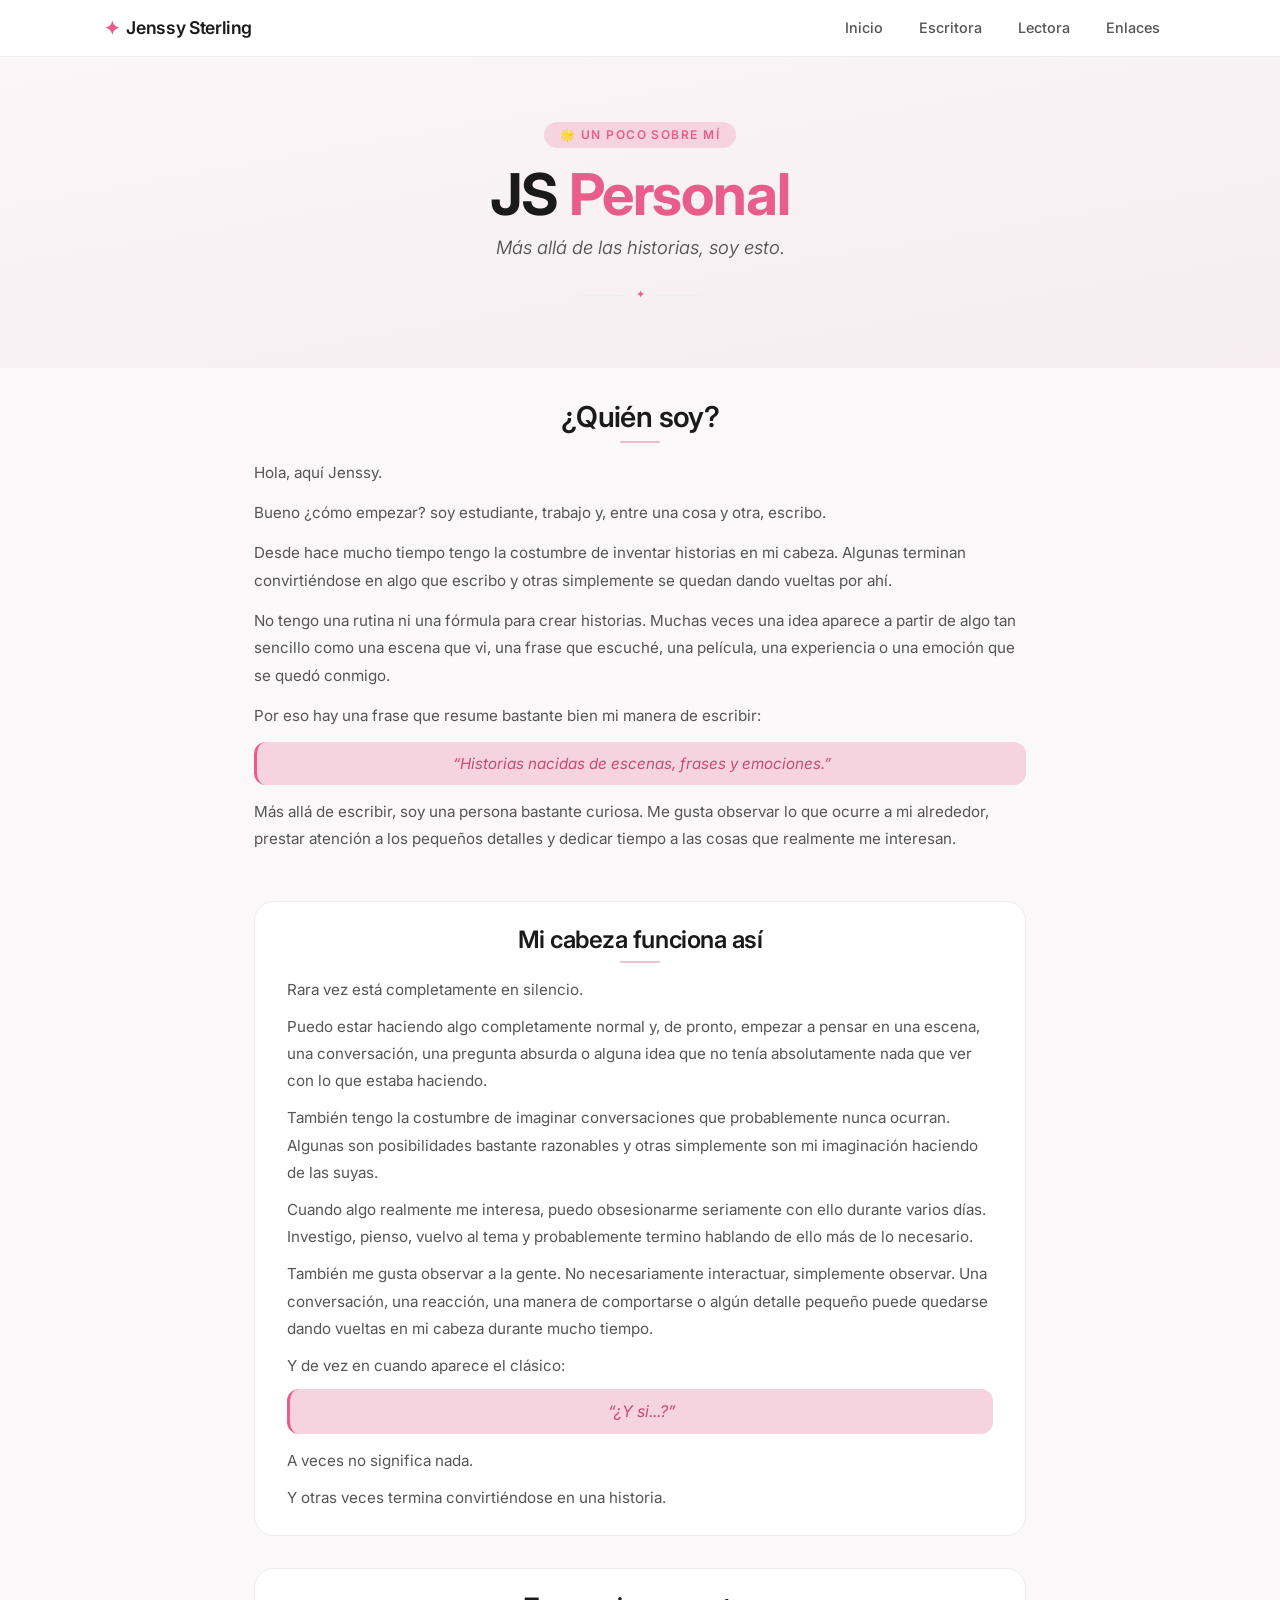
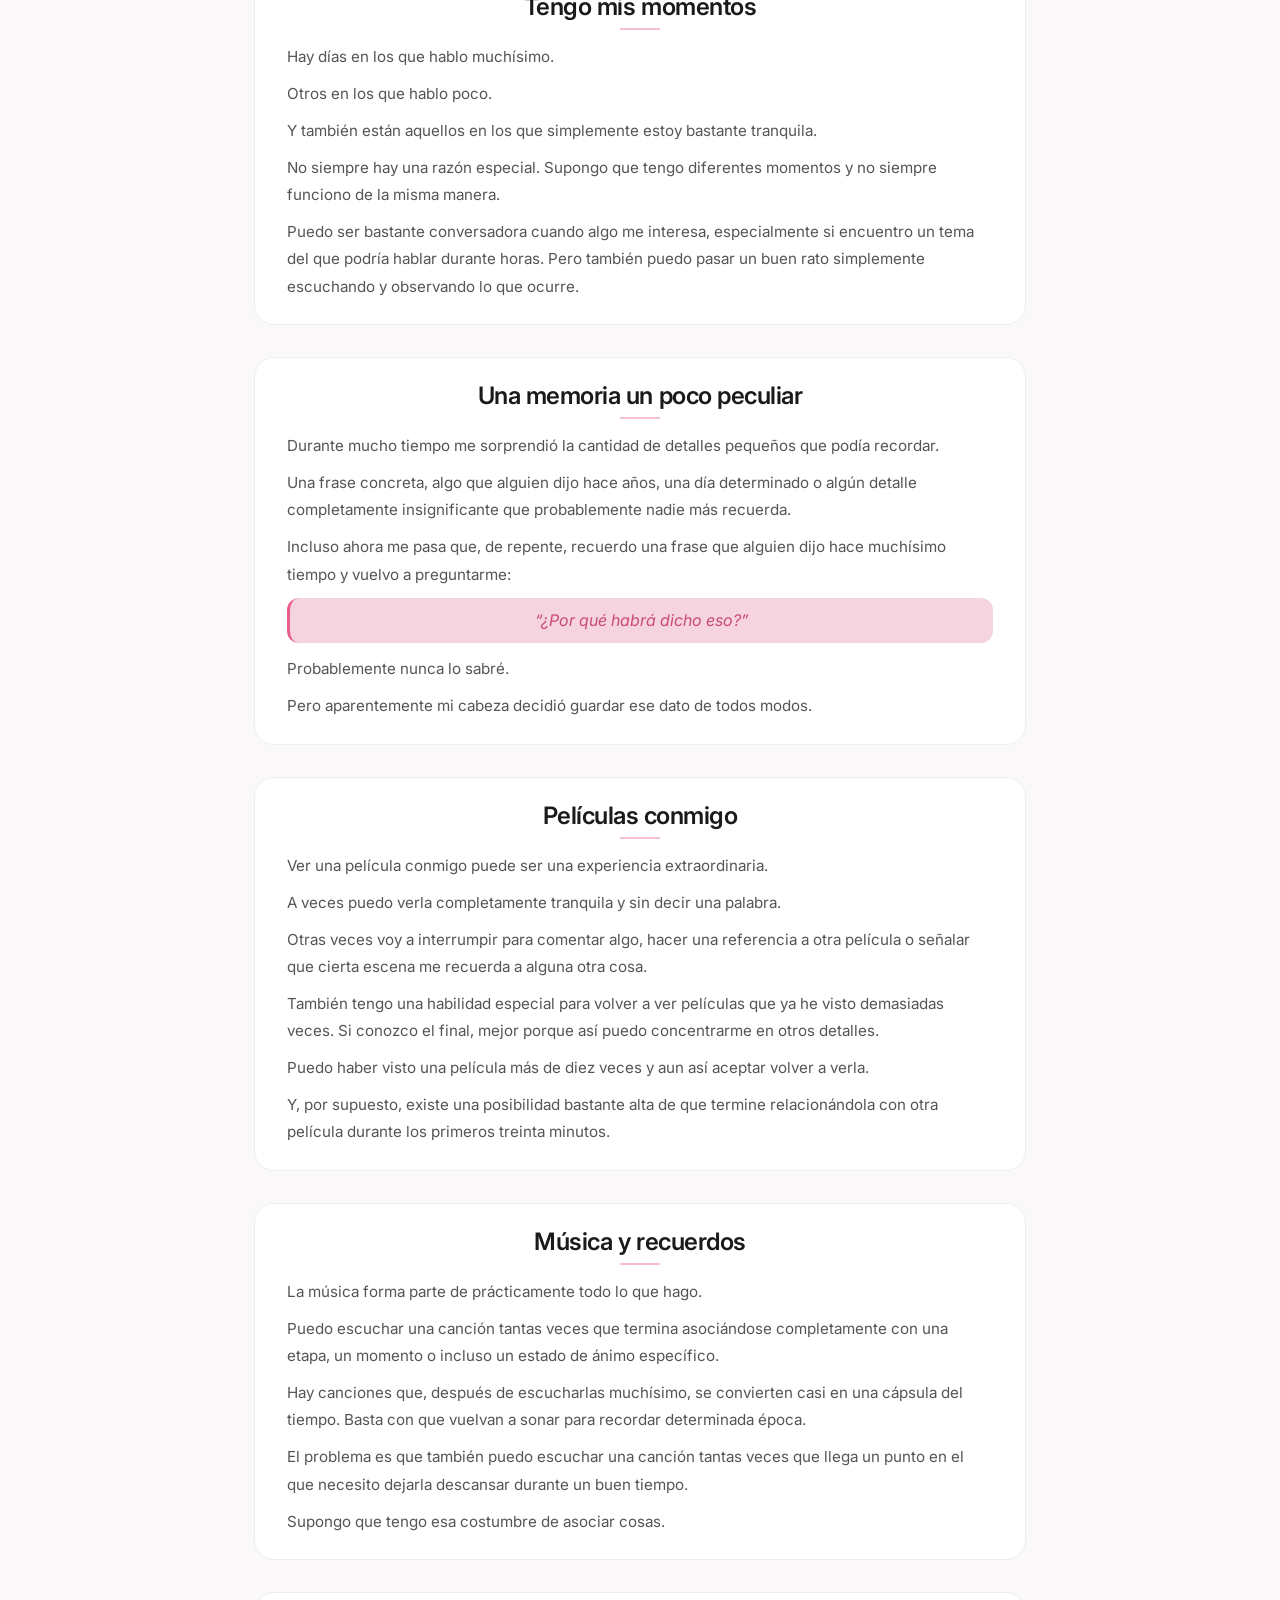
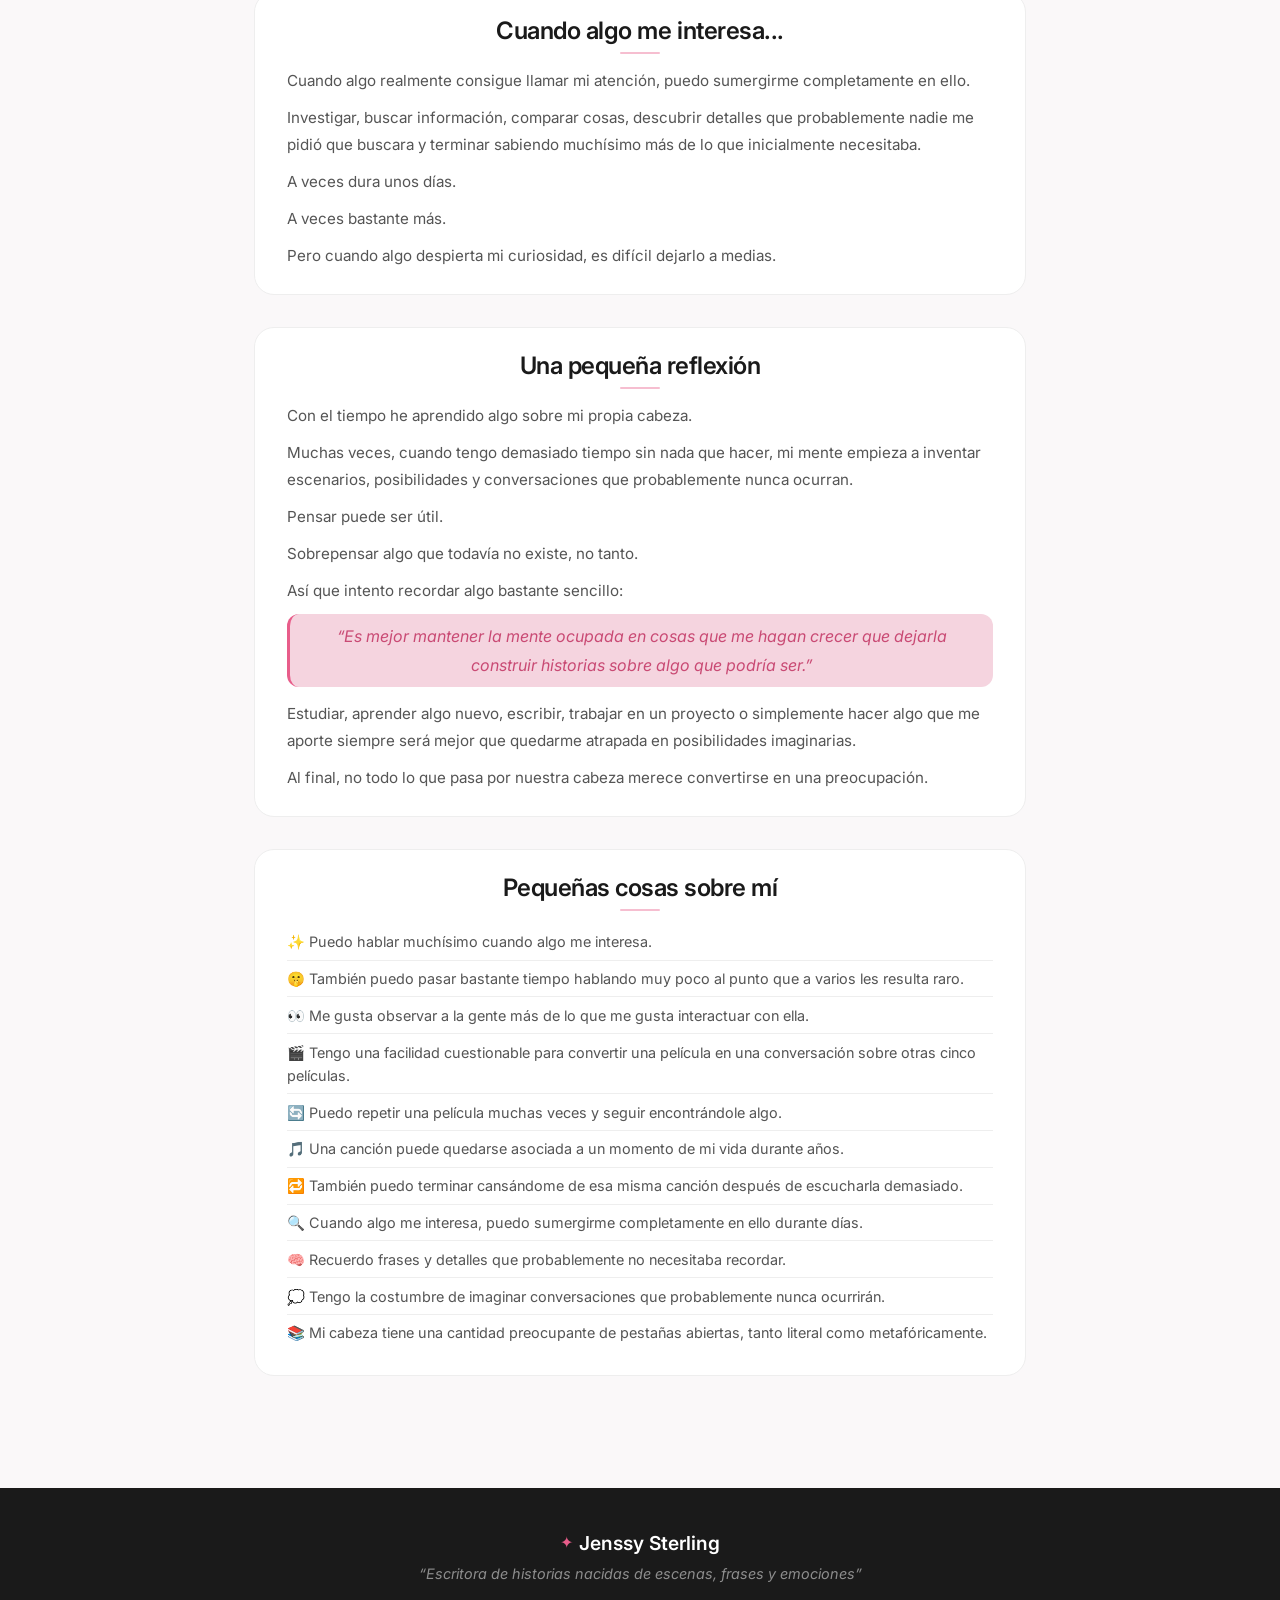
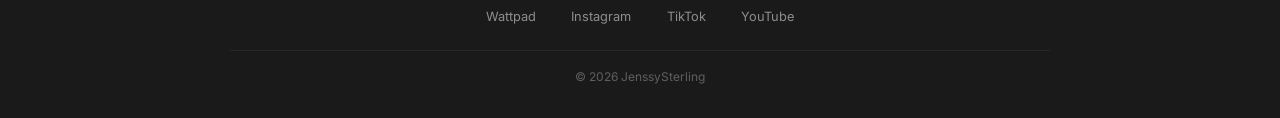
<file: jenssypersonal.html>
<!DOCTYPE html>
<html lang="es">
<head>
    <meta charset="UTF-8" />
    <meta name="viewport" content="width=device-width, initial-scale=1.0" />
    <title>JS · Personal</title>

    <!-- Favicon -->
    <link rel="icon" href="images/favicon.svg" type="image/svg+xml" />

    <!-- Google Fonts -->
    <link href="https://fonts.googleapis.com/css2?family=Inter:opsz,wght@14..32,300;14..32,400;14..32,500;14..32,600;14..32,700&family=Playfair+Display:ital,wght@0,400;0,600;0,700;1,400&display=swap" rel="stylesheet" />

    <!-- CSS -->
    <link rel="stylesheet" href="css/jenssypersonal.css" />
</head>
<body>

    <!-- ==========================================
    NAVEGACIÓN
    ========================================== -->
    <header class="header" role="banner">
        <div class="header-inner">
            <a href="index.html" class="logo">
                <span class="logo-mark">✦</span>
                <span class="logo-name">Jenssy Sterling</span>
            </a>

            <button class="menu-toggle" id="menuToggle" aria-label="Abrir menú">
                <span></span>
                <span></span>
                <span></span>
            </button>

            <nav class="nav" id="mainNav" role="navigation" aria-label="Principal">
                <ul class="nav-list">
                    <li><a href="index.html">Inicio</a></li>
                    <li><a href="jenssysterling.html">Escritora</a></li>
                    <li><a href="jenssylectora.html">Lectora</a></li>
                    <li><a href="jenssyenlaces.html">Enlaces</a></li>
                </ul>
            </nav>
        </div>
    </header>

    <!-- ==========================================
    HERO - PERSONAL
    ========================================== -->
    <section class="hero hero-personal">
        <div class="hero-content">
            <span class="hero-eyebrow">🌟 Un poco sobre mí</span>
            <h1>JS <span class="accent">Personal</span></h1>
            <p class="hero-description">
                Más allá de las historias, soy esto.
            </p>
            <div class="hero-divider" aria-hidden="true">
                <span></span>
                <span>✦</span>
                <span></span>
            </div>
        </div>
    </section>

    <!-- ==========================================
    CONTENIDO PERSONAL
    ========================================== -->
    <section class="section-personal">
        <div class="container">

            <!-- ==========================================
            QUIÉN SOY
            ========================================== -->
            <div class="bio-block">
                <div class="bio-text">
                    <h2>¿Quién soy?</h2>
                    <p>
                        Hola, aquí Jenssy.
                    </p>
                    <p>
                        Bueno ¿cómo empezar? soy estudiante, trabajo y, entre una cosa y otra, escribo.
                    </p>
                    <p>
                        Desde hace mucho tiempo tengo la costumbre de inventar historias en mi cabeza. 
                        Algunas terminan convirtiéndose en algo que escribo y otras simplemente se quedan dando vueltas por ahí.
                    </p>
                    <p>
                        No tengo una rutina ni una fórmula para crear historias. 
                        Muchas veces una idea aparece a partir de algo tan sencillo como una escena que vi, 
                        una frase que escuché, una película, una experiencia o una emoción que se quedó conmigo.
                    </p>
                    <p>
                        Por eso hay una frase que resume bastante bien mi manera de escribir:
                    </p>
                    <p class="bio-frase">
                        <em>“Historias nacidas de escenas, frases y emociones.”</em>
                    </p>
                    <p>
                        Más allá de escribir, soy una persona bastante curiosa. 
                        Me gusta observar lo que ocurre a mi alrededor, prestar atención a los pequeños detalles 
                        y dedicar tiempo a las cosas que realmente me interesan.
                    </p>
                </div>
            </div>

            <!-- ==========================================
            CÓMO FUNCIONA MI CABEZA
            ========================================== -->
            <div class="inspiration-block">
                <h2>Mi cabeza funciona así</h2>
                <p>
                    Rara vez está completamente en silencio.
                </p>
                <p>
                    Puedo estar haciendo algo completamente normal y, de pronto, empezar a pensar en una escena, 
                    una conversación, una pregunta absurda o alguna idea que no tenía absolutamente nada que ver 
                    con lo que estaba haciendo.
                </p>
                <p>
                    También tengo la costumbre de imaginar conversaciones que probablemente nunca ocurran. 
                    Algunas son posibilidades bastante razonables y otras simplemente son mi imaginación haciendo de las suyas.
                </p>
                <p>
                    Cuando algo realmente me interesa, puedo obsesionarme seriamente con ello durante varios días. 
                    Investigo, pienso, vuelvo al tema y probablemente termino hablando de ello más de lo necesario.
                </p>
                <p>
                    También me gusta observar a la gente. No necesariamente interactuar, simplemente observar. 
                    Una conversación, una reacción, una manera de comportarse o algún detalle pequeño puede quedarse 
                    dando vueltas en mi cabeza durante mucho tiempo.
                </p>
                <p>
                    Y de vez en cuando aparece el clásico:
                </p>
                <p class="bio-frase">
                    <em>“¿Y si...?”</em>
                </p>
                <p>
                    A veces no significa nada.
                </p>
                <p>
                    Y otras veces termina convirtiéndose en una historia.
                </p>
            </div>

            <!-- ==========================================
            MIS MOMENTOS
            ========================================== -->
            <div class="inspiration-block">
                <h2>Tengo mis momentos</h2>
                <p>
                    Hay días en los que hablo muchísimo.
                </p>
                <p>
                    Otros en los que hablo poco.
                </p>
                <p>
                    Y también están aquellos en los que simplemente estoy bastante tranquila.
                </p>
                <p>
                    No siempre hay una razón especial. Supongo que tengo diferentes momentos y no siempre funciono de la misma manera.
                </p>
                <p>
                    Puedo ser bastante conversadora cuando algo me interesa, especialmente si encuentro un tema 
                    del que podría hablar durante horas. Pero también puedo pasar un buen rato simplemente 
                    escuchando y observando lo que ocurre.
                </p>
            </div>

            <!-- ==========================================
            MEMORIA PECULIAR
            ========================================== -->
            <div class="inspiration-block">
                <h2>Una memoria un poco peculiar</h2>
                <p>
                    Durante mucho tiempo me sorprendió la cantidad de detalles pequeños que podía recordar.
                </p>
                <p>
                    Una frase concreta, algo que alguien dijo hace años, una día determinado o algún detalle 
                    completamente insignificante que probablemente nadie más recuerda.
                </p>
                <p>
                    Incluso ahora me pasa que, de repente, recuerdo una frase que alguien dijo hace muchísimo tiempo 
                    y vuelvo a preguntarme:
                </p>
                <p class="bio-frase">
                    <em>“¿Por qué habrá dicho eso?”</em>
                </p>
                <p>
                    Probablemente nunca lo sabré.
                </p>
                <p>
                    Pero aparentemente mi cabeza decidió guardar ese dato de todos modos.
                </p>
            </div>

            <!-- ==========================================
            PELÍCULAS CONMIGO
            ========================================== -->
            <div class="inspiration-block">
                <h2>Películas conmigo</h2>
                <p>
                    Ver una película conmigo puede ser una experiencia extraordinaria.
                </p>
                <p>
                    A veces puedo verla completamente tranquila y sin decir una palabra.
                </p>
                <p>
                    Otras veces voy a interrumpir para comentar algo, hacer una referencia a otra película 
                    o señalar que cierta escena me recuerda a alguna otra cosa.
                </p>
                <p>
                    También tengo una habilidad especial para volver a ver películas que ya he visto demasiadas veces. 
                    Si conozco el final, mejor porque así puedo concentrarme en otros detalles.
                </p>
                <p>
                    Puedo haber visto una película más de diez veces y aun así aceptar volver a verla.
                </p>
                <p>
                    Y, por supuesto, existe una posibilidad bastante alta de que termine relacionándola con otra película 
                    durante los primeros treinta minutos.
                </p>
            </div>

            <!-- ==========================================
            MÚSICA Y RECUERDOS
            ========================================== -->
            <div class="inspiration-block">
                <h2>Música y recuerdos</h2>
                <p>
                    La música forma parte de prácticamente todo lo que hago.
                </p>
                <p>
                    Puedo escuchar una canción tantas veces que termina asociándose completamente con una etapa, 
                    un momento o incluso un estado de ánimo específico.
                </p>
                <p>
                    Hay canciones que, después de escucharlas muchísimo, se convierten casi en una cápsula del tiempo. 
                    Basta con que vuelvan a sonar para recordar determinada época.
                </p>
                <p>
                    El problema es que también puedo escuchar una canción tantas veces que llega un punto 
                    en el que necesito dejarla descansar durante un buen tiempo.
                </p>
                <p>
                    Supongo que tengo esa costumbre de asociar cosas.
                </p>
            </div>

            <!-- ==========================================
            CUANDO ALGO ME INTERESA
            ========================================== -->
            <div class="inspiration-block">
                <h2>Cuando algo me interesa...</h2>
                <p>
                    Cuando algo realmente consigue llamar mi atención, puedo sumergirme completamente en ello.
                </p>
                <p>
                    Investigar, buscar información, comparar cosas, descubrir detalles que probablemente nadie me pidió 
                    que buscara y terminar sabiendo muchísimo más de lo que inicialmente necesitaba.
                </p>
                <p>
                    A veces dura unos días.
                </p>
                <p>
                    A veces bastante más.
                </p>
                <p>
                    Pero cuando algo despierta mi curiosidad, es difícil dejarlo a medias.
                </p>
            </div>

            <!-- ==========================================
            REFLEXIÓN
            ========================================== -->
            <div class="inspiration-block">
                <h2>Una pequeña reflexión</h2>
                <p>
                    Con el tiempo he aprendido algo sobre mi propia cabeza.
                </p>
                <p>
                    Muchas veces, cuando tengo demasiado tiempo sin nada que hacer, mi mente empieza a inventar escenarios, 
                    posibilidades y conversaciones que probablemente nunca ocurran.
                </p>
                <p>
                    Pensar puede ser útil.
                </p>
                <p>
                    Sobrepensar algo que todavía no existe, no tanto.
                </p>
                <p>
                    Así que intento recordar algo bastante sencillo:
                </p>
                <p class="bio-frase">
                    <em>“Es mejor mantener la mente ocupada en cosas que me hagan crecer que dejarla construir historias sobre algo que podría ser.”</em>
                </p>
                <p>
                    Estudiar, aprender algo nuevo, escribir, trabajar en un proyecto o simplemente hacer algo que me aporte 
                    siempre será mejor que quedarme atrapada en posibilidades imaginarias.
                </p>
                <p>
                    Al final, no todo lo que pasa por nuestra cabeza merece convertirse en una preocupación.
                </p>
            </div>

            <!-- ==========================================
            PEQUEÑAS COSAS SOBRE MÍ
            ========================================== -->
            <div class="curiosities-block">
                <h2>Pequeñas cosas sobre mí</h2>
                <ul>
                    <li>✨ Puedo hablar muchísimo cuando algo me interesa.</li>
                    <li>🤫 También puedo pasar bastante tiempo hablando muy poco al punto que a varios les resulta raro.</li>
                    <li>👀 Me gusta observar a la gente más de lo que me gusta interactuar con ella.</li>
                    <li>🎬 Tengo una facilidad cuestionable para convertir una película en una conversación sobre otras cinco películas.</li>
                    <li>🔄 Puedo repetir una película muchas veces y seguir encontrándole algo.</li>
                    <li>🎵 Una canción puede quedarse asociada a un momento de mi vida durante años.</li>
                    <li>🔁 También puedo terminar cansándome de esa misma canción después de escucharla demasiado.</li>
                    <li>🔍 Cuando algo me interesa, puedo sumergirme completamente en ello durante días.</li>
                    <li>🧠 Recuerdo frases y detalles que probablemente no necesitaba recordar.</li>
                    <li>💭 Tengo la costumbre de imaginar conversaciones que probablemente nunca ocurrirán.</li>
                    <li>📚 Mi cabeza tiene una cantidad preocupante de pestañas abiertas, tanto literal como metafóricamente.</li>
                </ul>
            </div>

        </div>
    </section>

    <!-- ==========================================
    FOOTER
    ========================================== -->
    <footer class="footer" role="contentinfo">
        <div class="footer-inner">
            <div class="footer-brand">
                <span class="footer-mark">✦</span>
                <span class="footer-name">Jenssy Sterling</span>
            </div>
            <p class="footer-tagline">
                “Escritora de historias nacidas de escenas, frases y emociones”
            </p>
            <div class="footer-links">
                <a href="https://www.wattpad.com/user/JenssySterling" target="_blank">Wattpad</a>
                <a href="https://www.instagram.com/jenssysterling/" target="_blank">Instagram</a>
                <a href="https://www.tiktok.com/@jenssysterling" target="_blank">TikTok</a>
                <a href="https://www.youtube.com/@jenssysterling" target="_blank">YouTube</a>
            </div>
            <div class="footer-bottom">
                <span>&copy; <span id="year"></span> JenssySterling</span>
            </div>
        </div>
    </footer>

    <!-- ==========================================
    SCRIPTS
    ========================================== -->
    <script src="js/script.js"></script>
</body>
</html>
</file>
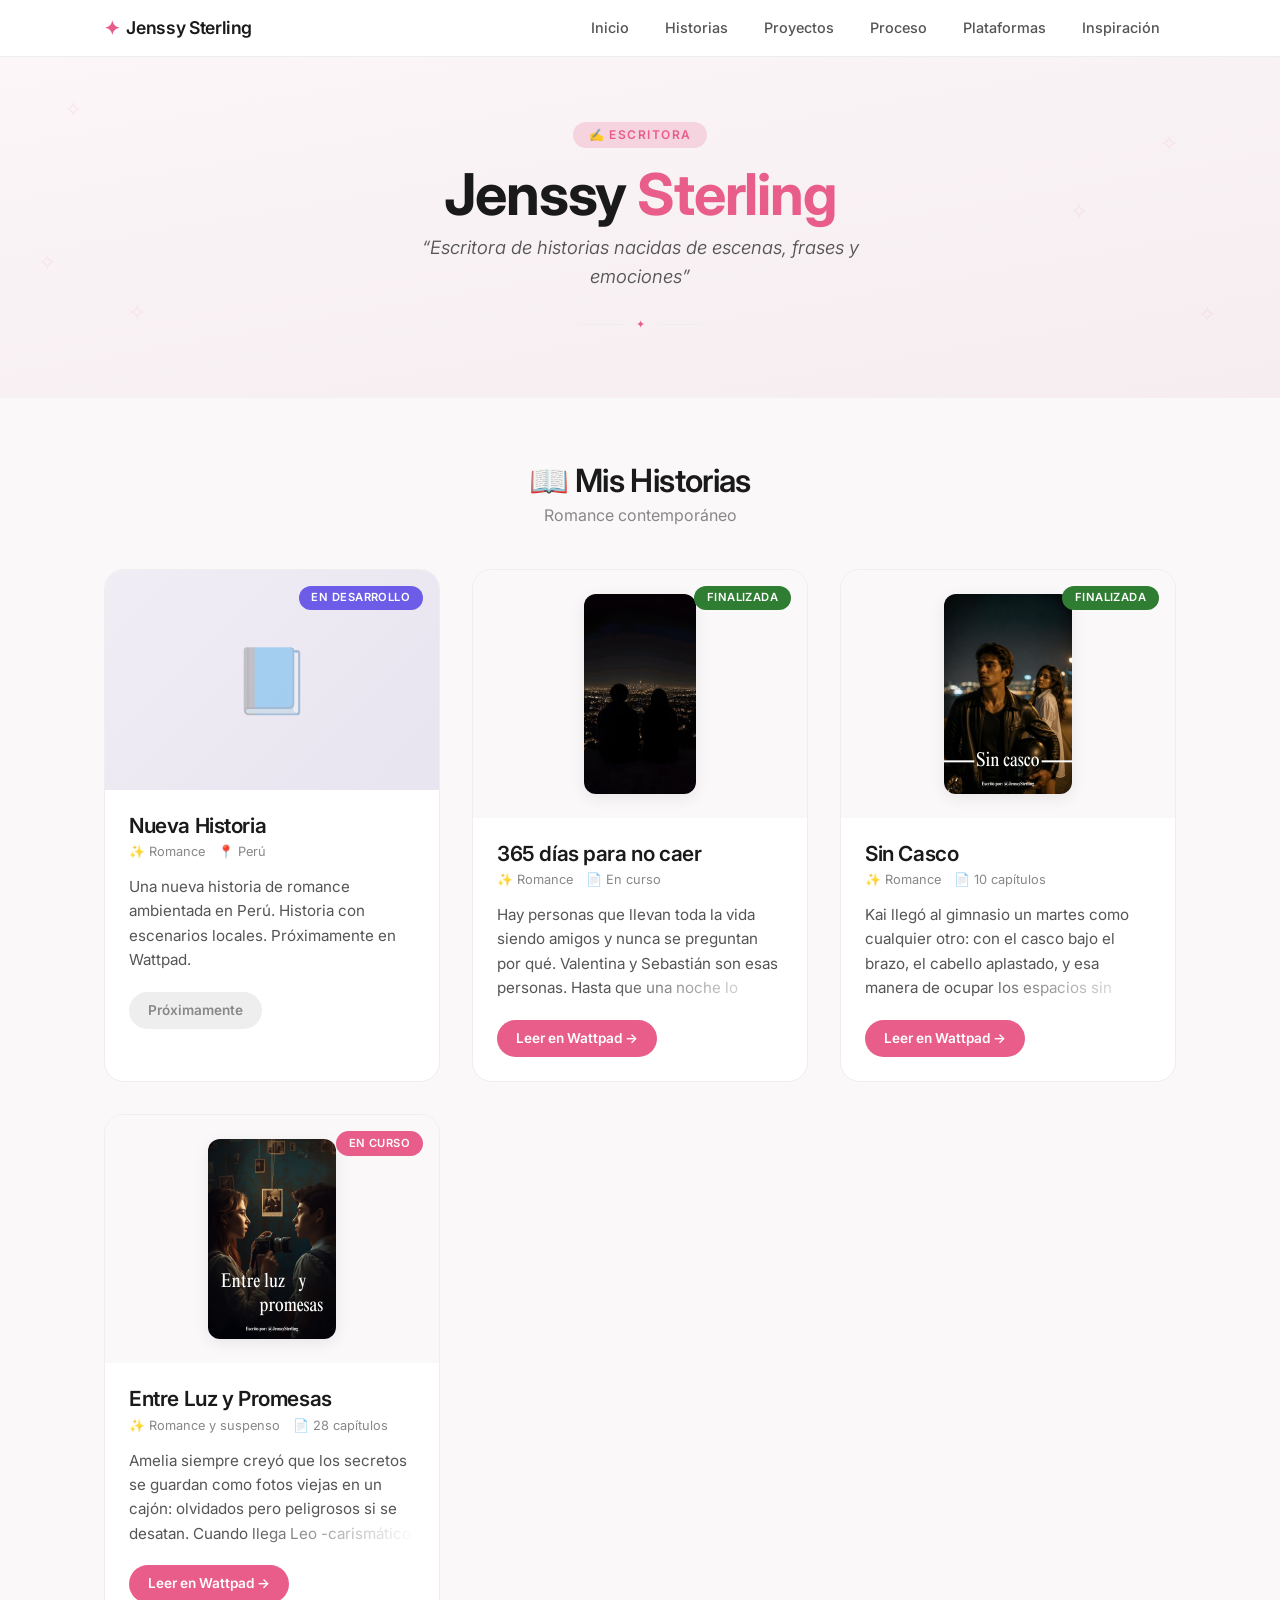
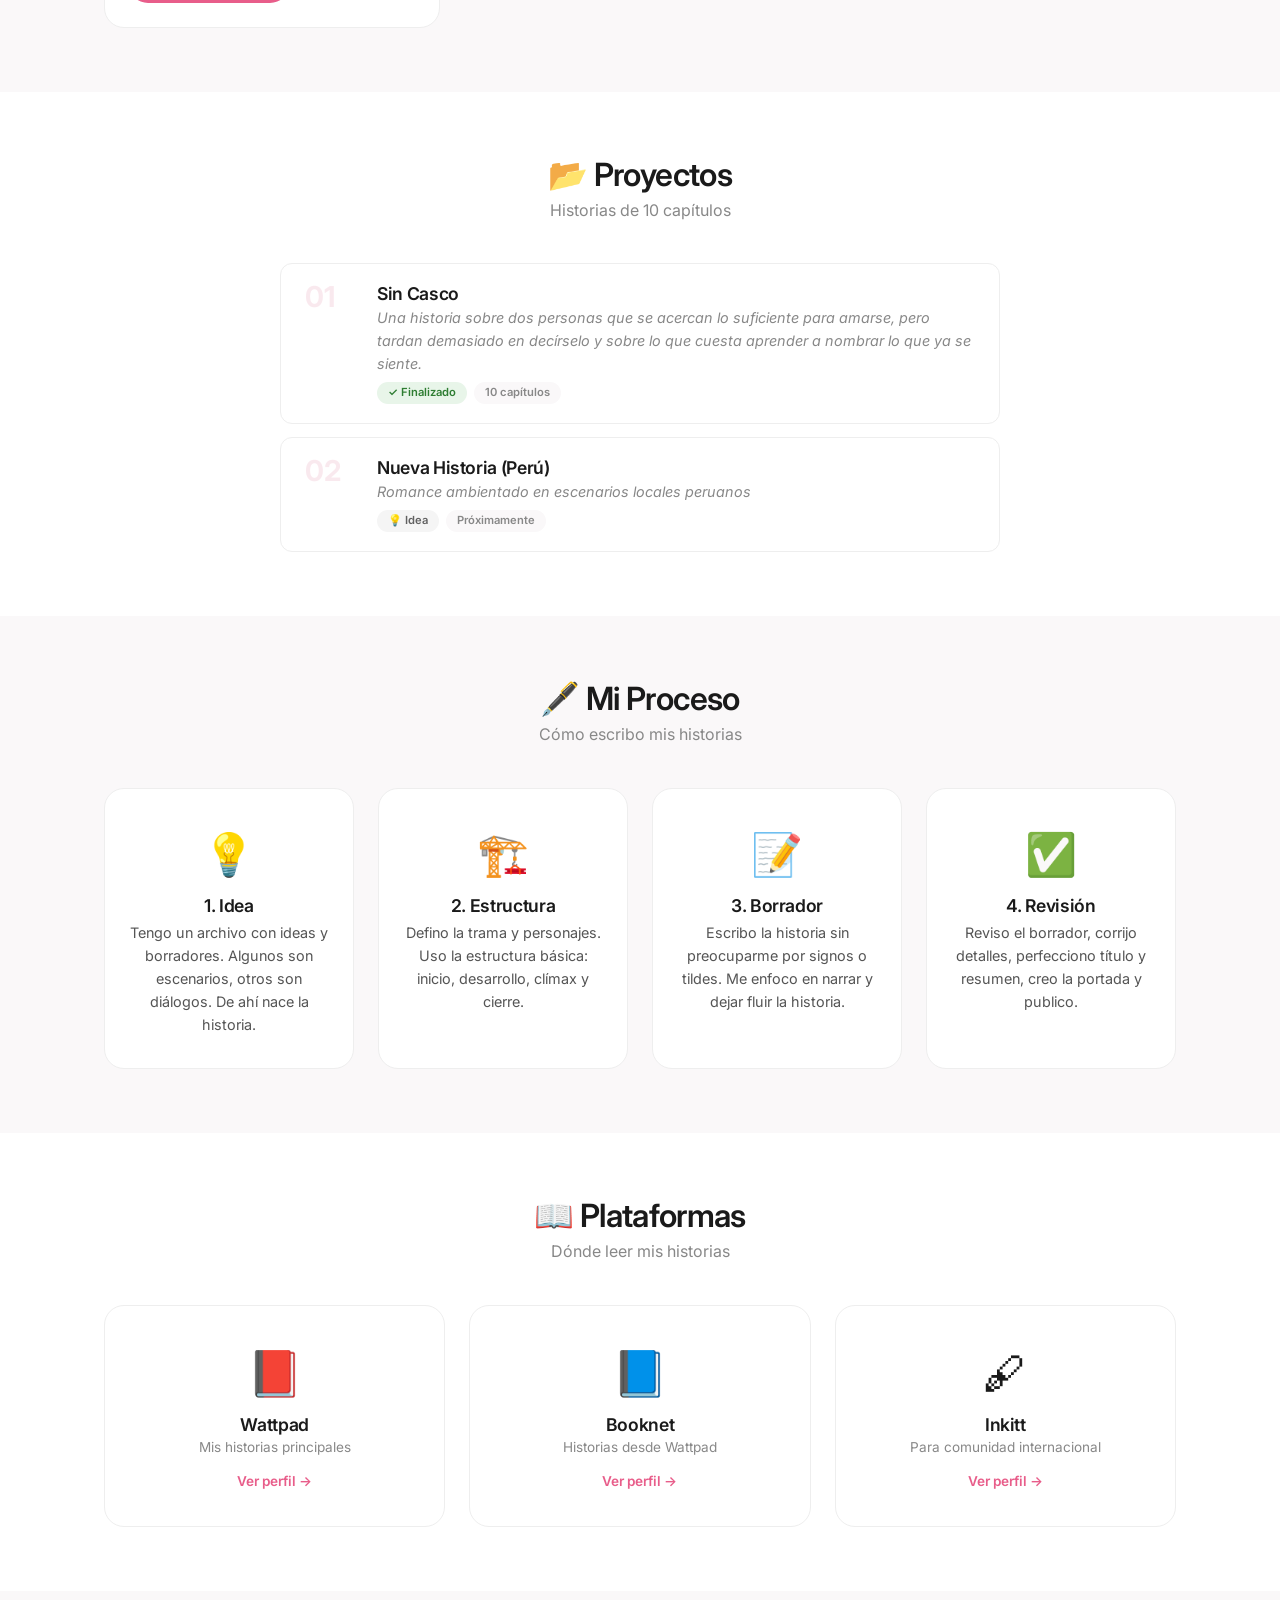
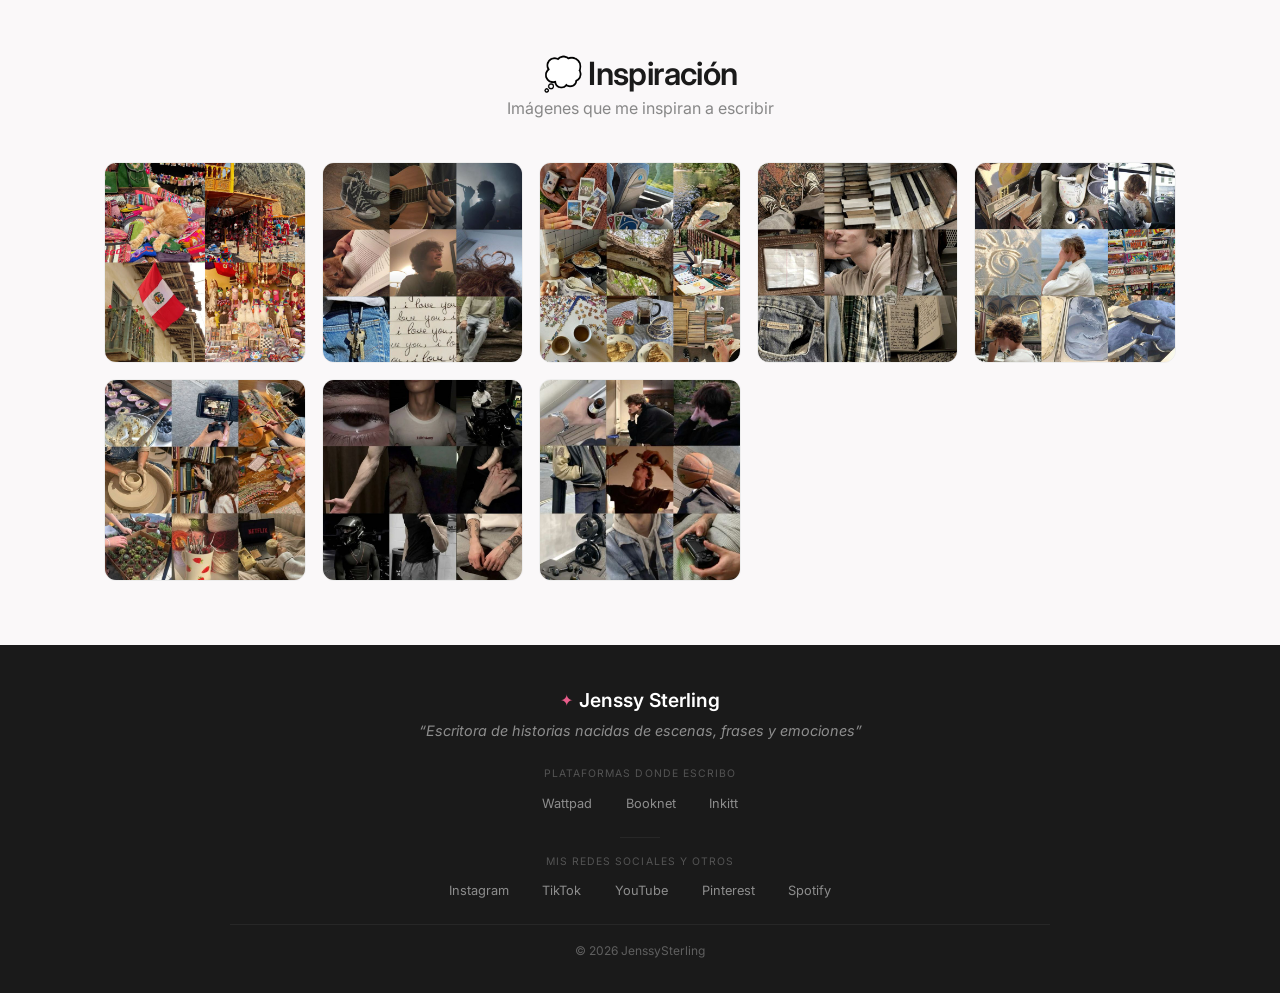
<file: jenssysterling.html>
<!DOCTYPE html>
<html lang="es">
<head>
    <meta charset="UTF-8" />
    <meta name="viewport" content="width=device-width, initial-scale=1.0" />
    <title>JS · Escritora</title>

    <!-- Favicon -->
    <link rel="icon" href="images/favicon.svg" type="image/svg+xml" />

    <!-- Google Fonts -->
    <link href="https://fonts.googleapis.com/css2?family=Inter:opsz,wght@14..32,300;14..32,400;14..32,500;14..32,600;14..32,700&display=swap" rel="stylesheet" />

    <!-- CSS -->
    <link rel="stylesheet" href="css/jenssysterling.css" />
</head>
<body>

    <!-- ==========================================
    NAVEGACIÓN
    ========================================== -->
    <header class="header" role="banner">
        <div class="header-inner">
            <a href="index.html" class="logo">
                <span class="logo-mark">✦</span>
                <span class="logo-name">Jenssy Sterling</span>
            </a>

            <button class="menu-toggle" id="menuToggle" aria-label="Abrir menú">
                <span></span>
                <span></span>
                <span></span>
            </button>

            <nav class="nav" id="mainNav" role="navigation" aria-label="Principal">
                <ul class="nav-list">
                    <li><a href="index.html">Inicio</a></li>
                    <li><a href="#historias">Historias</a></li>
                    <li><a href="#proyectos">Proyectos</a></li>
                    <li><a href="#proceso">Proceso</a></li>
                    <li><a href="#plataformas">Plataformas</a></li>
                    <li><a href="#moodboard">Inspiración</a></li>
                </ul>
            </nav>
        </div>
    </header>

    <!-- ==========================================
    HERO
    ========================================== -->
    <section class="hero">
        <div class="hero-content">
            <span class="hero-eyebrow">✍️ Escritora</span>
            <h1>Jenssy <span class="accent">Sterling</span></h1>
            <p class="hero-description">
                “Escritora de historias nacidas de escenas, frases y emociones”
            </p>
            <div class="hero-divider" aria-hidden="true">
                <span></span>
                <span>✦</span>
                <span></span>
            </div>
        </div>

        <div class="hero-ornaments" aria-hidden="true">
            <span class="ornament" style="top: 10%; left: 5%;">✧</span>
            <span class="ornament" style="top: 20%; right: 8%;">✧</span>
            <span class="ornament" style="top: 55%; left: 3%;">✧</span>
            <span class="ornament" style="top: 70%; right: 5%;">✧</span>
            <span class="ornament" style="top: 40%; right: 15%;">✧</span>
            <span class="ornament" style="bottom: 20%; left: 10%;">✧</span>
        </div>
    </section>

    <!-- ==========================================
    HISTORIAS
    ========================================== -->
    <section class="section" id="historias">
        <div class="container">
            <h2 class="section-title">📖 Mis Historias</h2>
            <p class="section-subtitle">Romance contemporáneo</p>

            <div class="stories-grid">

                <!-- Historia en desarrollo: Nueva Historia (próxima) -->
                <article class="story-card story-coming">
                    <div class="story-cover gradient-cover">
                        <span class="story-icon">📘</span>
                        <span class="story-badge new">En desarrollo</span>
                    </div>
                    <div class="story-body">
                        <h3>Nueva Historia</h3>
                        <div class="story-meta">
                            <span>✨ Romance</span>
                            <span>📍 Perú</span>
                        </div>
                        <p>
                            Una nueva historia de romance ambientada en Perú.
                            Historia con escenarios locales.
                            Próximamente en Wattpad.
                        </p>
                        <span class="btn btn-disabled">Próximamente</span>
                    </div>
                </article>

                <!-- Historia 3: 365 días para no caer -->
                <article class="story-card">
                    <div class="story-cover">
                        <img src="images/365diasparanocaer.jpg" alt="Portada de 365 días para no caer" />
                        <span class="story-badge finished">Finalizada</span>
                    </div>
                    <div class="story-body">
                        <h3>365 días para no caer</h3>
                        <div class="story-meta">
                            <span>✨ Romance</span>
                            <span>📄 En curso</span>
                        </div>
                        <p>
                            Hay personas que llevan toda la vida siendo amigos y nunca se preguntan por qué.
                            Valentina y Sebastián son esas personas. Hasta que una noche lo cambia todo.
                            Un video que ninguno recuerda. Una apuesta que ninguno debería haber firmado.
                            Y trescientos sesenta y cinco días para demostrar que son más inteligentes que sus propios sentimientos.
                            No lo son. Pero lo que construyen intentándolo es algo que ningún contrato podría haber anticipado.
                            Una historia sobre lo que pasa cuando dejas de fingir que no lo sabes.
                        </p>
                        <a href="https://www.wattpad.com/story/412824129-365-d%C3%ADas-para-no-caer" target="_blank" class="btn btn-primary">
                            Leer en Wattpad →
                        </a>
                    </div>
                </article>

                <!-- Historia 2: Sin Casco -->
                <article class="story-card">
                    <div class="story-cover">
                        <img src="images/sincasco.png" alt="Portada de Sin Casco" />
                        <span class="story-badge finished">Finalizada</span>
                    </div>
                    <div class="story-body">
                        <h3>Sin Casco</h3>
                        <div class="story-meta">
                            <span>✨ Romance</span>
                            <span>📄 10 capítulos</span>
                        </div>
                        <p>
                            Kai llegó al gimnasio un martes como cualquier otro: con el casco bajo el brazo,
                            el cabello aplastado, y esa manera de ocupar los espacios sin pedirle permiso a nadie.
                            Yo llegué sin el teléfono, sin plan, y con la vaga idea de que hacer ejercicio por las mañanas
                            me convertiría en una persona funcional. No me convertí. Pero sí terminé enamorándome de alguien
                            que nunca decía demasiado - y que sin embargo siempre decía exactamente lo que necesitaba escuchar.
                            Aunque a veces llegara tarde. Porque la única vez que bajó la guardia fue contigo.
                        </p>
                        <a href="https://www.wattpad.com/story/411804938-sin-casco" target="_blank" class="btn btn-primary">
                            Leer en Wattpad →
                        </a>
                    </div>
                </article>

                <!-- Historia 1: Entre Luz y Promesas -->
                <article class="story-card">
                    <div class="story-cover">
                        <img src="images/entreluzypromesas.png" alt="Portada de Entre Luz y Promesas" />
                        <span class="story-badge">En curso</span>
                    </div>
                    <div class="story-body">
                        <h3>Entre Luz y Promesas</h3>
                        <div class="story-meta">
                            <span>✨ Romance y suspenso</span>
                            <span>📄 28 capítulos</span>
                        </div>
                        <p>
                            Amelia siempre creyó que los secretos se guardan como fotos viejas en un cajón:
                            olvidados pero peligrosos si se desatan. Cuando llega Leo -carismático, misterioso
                            y con una sonrisa que hace tambalear sus certezas-, su vida escolar se convierte
                            en una ecuación de atracción y miedo. Entre promesas rotas, cartas que no fueron
                            enviadas y una amistad que esconde algo más, Amelia deberá decidir si arriesga todo
                            por un amor que puede sanarla... o destruirla.
                        </p>
                        <a href="https://www.wattpad.com/story/400324061-entre-luz-y-promesas" target="_blank" class="btn btn-primary">
                            Leer en Wattpad →
                        </a>
                    </div>
                </article>

            </div>
        </div>
    </section>

    <!-- ==========================================
    PROYECTOS
    ========================================== -->
    <section class="section section-alt" id="proyectos">
        <div class="container">
            <h2 class="section-title">📂 Proyectos</h2>
            <p class="section-subtitle">Historias de 10 capítulos</p>

            <div class="projects-list">

                <div class="project-item">
                    <span class="project-number">01</span>
                    <div class="project-info">
                        <h3>Sin Casco</h3>
                        <p>Una historia sobre dos personas que se acercan lo suficiente para amarse, pero tardan demasiado en decírselo
                            y sobre lo que cuesta aprender a nombrar lo que ya se siente.</p>
                        <div class="project-tags">
                            <span class="tag tag-done">✓ Finalizado</span>
                            <span class="tag tag-light">10 capítulos</span>
                        </div>
                    </div>
                </div>

                <div class="project-item">
                    <span class="project-number">02</span>
                    <div class="project-info">
                        <h3>Nueva Historia (Perú)</h3>
                        <p>Romance ambientado en escenarios locales peruanos</p>
                        <div class="project-tags">
                            <span class="tag tag-idea">💡 Idea</span>
                            <span class="tag tag-light">Próximamente</span>
                        </div>
                    </div>
                </div>

            </div>
        </div>
    </section>

    <!-- ==========================================
    PROCESO DE ESCRITURA
    ========================================== -->
    <section class="section" id="proceso">
        <div class="container">
            <h2 class="section-title">🖋️ Mi Proceso</h2>
            <p class="section-subtitle">Cómo escribo mis historias</p>

            <div class="process-grid">

                <div class="process-step">
                    <span class="step-icon">💡</span>
                    <h3>1. Idea</h3>
                    <p>
                        Tengo un archivo con ideas y borradores. Algunos son escenarios,
                        otros son diálogos. De ahí nace la historia.
                    </p>
                </div>

                <div class="process-step">
                    <span class="step-icon">🏗️</span>
                    <h3>2. Estructura</h3>
                    <p>
                        Defino la trama y personajes. Uso la estructura básica:
                        inicio, desarrollo, clímax y cierre.
                    </p>
                </div>

                <div class="process-step">
                    <span class="step-icon">📝</span>
                    <h3>3. Borrador</h3>
                    <p>
                        Escribo la historia sin preocuparme por signos o tildes.
                        Me enfoco en narrar y dejar fluir la historia.
                    </p>
                </div>

                <div class="process-step">
                    <span class="step-icon">✅</span>
                    <h3>4. Revisión</h3>
                    <p>
                        Reviso el borrador, corrijo detalles, perfecciono título y resumen,
                        creo la portada y publico.
                    </p>
                </div>

            </div>
        </div>
    </section>

    <!-- ==========================================
    PLATAFORMAS
    ========================================== -->
    <section class="section section-alt" id="plataformas">
        <div class="container">
            <h2 class="section-title">📖 Plataformas</h2>
            <p class="section-subtitle">Dónde leer mis historias</p>

            <div class="platforms-grid">

                <a href="https://www.wattpad.com/user/JenssySterling" target="_blank" class="platform-card">
                    <span class="platform-icon">📕</span>
                    <h3>Wattpad</h3>
                    <p>Mis historias principales</p>
                    <span class="platform-link">Ver perfil →</span>
                </a>

                <a href="https://booknet.com/es/jenssy-sterling-u10979018" target="_blank" class="platform-card">
                    <span class="platform-icon">📘</span>
                    <h3>Booknet</h3>
                    <p>Historias desde Wattpad</p>
                    <span class="platform-link">Ver perfil →</span>
                </a>

                <a href="https://www.inkitt.com/jenssysterling" target="_blank" class="platform-card">
                    <span class="platform-icon">🖋</span>
                    <h3>Inkitt</h3>
                    <p>Para comunidad internacional</p>
                    <span class="platform-link">Ver perfil →</span>
                </a>

            </div>
        </div>
    </section>
    
    <!-- ==========================================
    MOODBOARD
    ========================================== -->
    <section class="section" id="moodboard">
        <div class="container">
            <h2 class="section-title">💭 Inspiración</h2>
            <p class="section-subtitle">Imágenes que me inspiran a escribir</p>

            <div class="moodboard-grid">

                <div class="moodboard-item">
                    <img src="images/moodboard/inspiracion1.jpg" alt="Inspiración 1" loading="lazy" />
                </div>
                <div class="moodboard-item">
                    <img src="images/moodboard/inspiracion2.jpg" alt="Inspiración 2" loading="lazy" />
                </div>
                <div class="moodboard-item">
                    <img src="images/moodboard/inspiracion3.jpg" alt="Inspiración 3" loading="lazy" />
                </div>
                <div class="moodboard-item">
                    <img src="images/moodboard/inspiracion4.jpg" alt="Inspiración 4" loading="lazy" />
                </div>
                <div class="moodboard-item">
                    <img src="images/moodboard/inspiracion5.jpg" alt="Inspiración 5" loading="lazy" />
                </div>
                <div class="moodboard-item">
                    <img src="images/moodboard/inspiracion6.jpg" alt="Inspiración 6" loading="lazy" />
                </div>
                <div class="moodboard-item">
                    <img src="images/moodboard/inspiracion7.jpg" alt="Inspiración 7" loading="lazy" />
                </div>
                <div class="moodboard-item">
                    <img src="images/moodboard/inspiracion8.jpg" alt="Inspiración 8" loading="lazy" />
                </div>

            </div>
        </div>
    </section>

    <!-- ==========================================
    FOOTER
    ========================================== -->

    <footer class="footer" role="contentinfo">
        <div class="footer-inner">
            <div class="footer-brand">
                <span class="footer-mark">✦</span>
                <span class="footer-name">Jenssy Sterling</span>
            </div>
            
            <p class="footer-tagline">
                “Escritora de historias nacidas de escenas, frases y emociones”
            </p>

            <!-- Plataformas de lectura -->
            <div class="footer-section">
                <span class="footer-label">Plataformas donde escribo</span>
                <div class="footer-links">
                    <a href="https://www.wattpad.com/user/JenssySterling" target="_blank">Wattpad</a>
                    <a href="https://booknet.com/es/jenssy-sterling-u10979018" target="_blank">Booknet</a>
                    <a href="https://www.inkitt.com/jenssysterling" target="_blank">Inkitt</a>
                </div>
            </div>

            <!-- Redes Sociales -->
            <div class="footer-section">
                <span class="footer-label">Mis Redes Sociales y Otros</span>
                <div class="footer-links">
                    <a href="https://www.instagram.com/jenssysterling/" target="_blank">Instagram</a>
                    <a href="https://www.tiktok.com/@jenssysterling" target="_blank">TikTok</a>
                    <a href="https://www.youtube.com/@jenssysterling" target="_blank">YouTube</a>
                    <a href="https://pin.it/4pqTqiMQb" target="_blank">Pinterest</a>
                    <a href="https://open.spotify.com/user/31fdpdenr7m7wddooao5t4zk6hvm?si=e627bb0e46054dc8" target="_blank">Spotify</a>
                </div>
            </div>


        <div class="footer-bottom">
            <span>&copy; <span id="year"></span> JenssySterling</span>
        </div>
    </div>
</footer>
    </footer>

    <!-- ==========================================
    SCRIPTS
    ========================================== -->
    <script src="js/script.js"></script>
</body>
</html>
</file>
<file: css/style.css>
/* ==========================================
   JENSSY STERLING · STYLE
   Diseño para página principal
   ========================================== */

/* ---------- RESET ---------- */
*,
*::before,
*::after {
    margin: 0;
    padding: 0;
    box-sizing: border-box;
}

html {
    scroll-behavior: smooth;
}

body {
    font-family: 'Inter', -apple-system, BlinkMacSystemFont, 'Segoe UI', Roboto, sans-serif;
    background: #faf8f9;
    color: #1a1a1a;
    line-height: 1.6;
    -webkit-font-smoothing: antialiased;
}

img {
    max-width: 100%;
    display: block;
}

a {
    text-decoration: none;
    color: inherit;
    transition: all 0.3s ease;
}

/* ---------- VARIABLES ---------- */
:root {
    --primary: #e85d8a;
    --primary-dark: #c94a74;
    --primary-light: #f5d4df;
    --secondary: #b8a0d4;
    --text: #1a1a1a;
    --text-light: #555;
    --text-muted: #888;
    --bg: #faf8f9;
    --bg-card: #ffffff;
    --border: #eee;
    --shadow: 0 8px 30px rgba(0, 0, 0, 0.06);
    --shadow-hover: 0 16px 48px rgba(0, 0, 0, 0.10);
    --radius: 20px;
    --radius-sm: 12px;
    --transition: all 0.25s ease;
}

/* ---------- TIPOGRAFÍA ---------- */
h1,
h2,
h3 {
    font-weight: 600;
    letter-spacing: -0.02em;
    line-height: 1.2;
}

h1 {
    font-size: 3.6rem;
}
h2 {
    font-size: 2rem;
}
h3 {
    font-size: 1.25rem;
}

p {
    color: var(--text-light);
}

/* ---------- CONTENEDOR ---------- */
.container {
    max-width: 1120px;
    margin: 0 auto;
    padding: 0 1.5rem;
}

/* ==========================================
   SCROLLBAR PERSONALIZADA
   ========================================== */
::-webkit-scrollbar {
    width: 6px;
    height: 6px;
}

::-webkit-scrollbar-track {
    background: var(--bg);
    border-radius: 3px;
}

::-webkit-scrollbar-thumb {
    background: var(--primary);
    border-radius: 3px;
}

::-webkit-scrollbar-thumb:hover {
    background: var(--primary-dark);
}

/* ==========================================
   HEADER / NAVEGACIÓN
   ========================================== */
.header {
    position: sticky;
    top: 0;
    z-index: 100;
    background: rgba(255, 255, 255, 0.88);
    backdrop-filter: blur(12px);
    -webkit-backdrop-filter: blur(12px);
    border-bottom: 1px solid var(--border);
}

.header-inner {
    max-width: 1120px;
    margin: 0 auto;
    padding: 0.8rem 1.5rem;
    display: flex;
    align-items: center;
    justify-content: space-between;
}

.logo {
    display: flex;
    align-items: center;
    gap: 0.4rem;
    font-weight: 600;
    font-size: 1.1rem;
    color: var(--text);
}

.logo-mark {
    color: var(--primary);
    font-size: 1.2rem;
}

.logo-name {
    letter-spacing: -0.02em;
}

.menu-toggle {
    display: none;
    flex-direction: column;
    gap: 4.5px;
    background: none;
    border: none;
    cursor: pointer;
    padding: 4px;
}

.menu-toggle span {
    width: 26px;
    height: 2px;
    background: var(--text);
    border-radius: 2px;
    transition: var(--transition);
}

.menu-toggle.active span:nth-child(1) {
    transform: rotate(45deg) translate(4.5px, 4.5px);
}
.menu-toggle.active span:nth-child(2) {
    opacity: 0;
}
.menu-toggle.active span:nth-child(3) {
    transform: rotate(-45deg) translate(4.5px, -4.5px);
}

.nav-list {
    list-style: none;
    display: flex;
    align-items: center;
    gap: 0.25rem;
}

.nav-list a {
    padding: 0.4rem 1rem;
    border-radius: 50px;
    font-size: 0.9rem;
    font-weight: 500;
    color: var(--text-light);
    transition: var(--transition);
}

.nav-list a:hover {
    color: var(--text);
    background: var(--bg);
}

.nav-list .nav-cta {
    background: var(--primary);
    color: #fff;
    padding: 0.4rem 1.2rem;
}

.nav-list .nav-cta:hover {
    background: var(--primary-dark);
    color: #fff;
}

/* ==========================================
   HERO - PÁGINA PRINCIPAL
   ========================================== */
.hero {
    min-height: 75vh;
    display: flex;
    align-items: center;
    justify-content: center;
    text-align: center;
    padding: 4rem 1.5rem;
    position: relative;
    background: linear-gradient(170deg, #fcf6f8 0%, #f5edf0 100%);
    overflow: hidden;
}

.hero-content {
    position: relative;
    z-index: 2;
    max-width: 640px;
}

.hero-eyebrow {
    display: inline-block;
    font-size: 0.75rem;
    font-weight: 600;
    text-transform: uppercase;
    letter-spacing: 0.12em;
    color: var(--primary);
    background: var(--primary-light);
    padding: 0.2rem 1rem;
    border-radius: 50px;
    margin-bottom: 0.75rem;
}

.hero h1 {
    font-size: 4rem;
    font-weight: 700;
    color: var(--text);
    margin-bottom: 0.25rem;
}

.hero h1 .accent {
    color: var(--primary);
}

.hero-divider {
    display: flex;
    align-items: center;
    justify-content: center;
    gap: 0.75rem;
    margin: 1.5rem auto;
    width: 120px;
}

.hero-divider span {
    display: block;
    height: 1px;
    background: var(--border);
    flex: 1;
}

.hero-divider span:first-child,
.hero-divider span:last-child {
    flex: 2;
}

.hero-divider span:nth-child(2) {
    flex: 0;
    color: var(--primary);
    font-size: 0.7rem;
    background: none;
    height: auto;
}

.hero-question {
    font-size: 1.15rem;
    color: var(--text-light);
    margin-bottom: 2rem;
}

/* ==========================================
   TARJETAS DEL HERO - COLORES SUAVES
   ========================================== */
.hero-cards {
    display: flex;
    justify-content: center;
    gap: 1.5rem;
    flex-wrap: wrap;
}

.card {
    background: var(--bg-card);
    padding: 2rem 1.8rem;
    border-radius: var(--radius);
    width: 220px;
    text-align: center;
    border: 1px solid var(--border);
    transition: var(--transition);
    display: flex;
    flex-direction: column;
    align-items: center;
}

.card:hover {
    transform: translateY(-6px);
    box-shadow: var(--shadow-hover);
    border-color: transparent;
}

/* Personal - Gris suave */
.card-personal:hover {
    border-color: #fbbf24;
    background: #fffbeb;
}

/* Escritora - Rosa */
.card-writer:hover {
    border-color: var(--primary);
    background: #fff8fa;
}

/* Lectora - Morado */
.card-reader:hover {
    border-color: var(--secondary);
    background: #f8f5ff;
}

/* Enlaces - Gris más claro */
.card-links:hover {
    border-color: #c0c0c0;
    background: #f7f7f7;
}

.card-icon {
    font-size: 2.8rem;
    margin-bottom: 0.3rem;
}

.card-title {
    font-weight: 600;
    font-size: 1.2rem;
    color: var(--text);
    margin-bottom: 0.2rem;
}

.card-desc {
    font-size: 0.85rem;
    color: var(--text-muted);
    line-height: 1.4;
}

.card-arrow {
    margin-top: 0.6rem;
    font-size: 1rem;
    color: var(--text-muted);
    transition: var(--transition);
}

.card:hover .card-arrow {
    transform: translateX(4px);
}

.card-writer:hover .card-arrow {
    color: var(--primary);
}

.card-reader:hover .card-arrow {
    color: var(--secondary);
}

.card-personal:hover .card-arrow {
    color: #777;
}

.card-links:hover .card-arrow {
    color: #888;
}

/* ==========================================
   ORNAMENTOS DEL HERO
   ========================================== */
.hero-ornaments {
    position: absolute;
    inset: 0;
    pointer-events: none;
    overflow: hidden;
    z-index: 1;
}

.ornament {
    position: absolute;
    font-size: 1.4rem;
    color: var(--primary);
    opacity: 0.12;
    animation: float 8s ease-in-out infinite;
}

@keyframes float {
    0%, 100% { transform: translateY(0) rotate(0deg); }
    50% { transform: translateY(-16px) rotate(4deg); }
}

/* ==========================================
   LÍNEA SEPARADORA
   ========================================== */
.section-divider {
    border: none;
    height: 1px;
    background: linear-gradient(to right, transparent, var(--border), transparent);
    max-width: 120px;
    margin: 0 auto;
    opacity: 0.4;
}

.section-divider-icon {
    border: none;
    height: 1px;
    background: linear-gradient(to right, transparent, var(--border) 25%, var(--border) 75%, transparent);
    max-width: 140px;
    margin: 0 auto;
    opacity: 0.3;
    position: relative;
}

.section-divider-icon::after {
    content: '✦';
    position: absolute;
    top: 50%;
    left: 50%;
    transform: translate(-50%, -50%);
    background: var(--bg-card);
    padding: 0 0.6rem;
    color: var(--primary);
    font-size: 0.6rem;
    opacity: 0.5;
}

/* ==========================================
   SOCIAL
   ========================================== */
.social {
    padding: 4rem 1.5rem;
    background: var(--bg-card);
}

.social-inner {
    max-width: 820px;
    margin: 0 auto;
    text-align: center;
}

.social-title {
    font-size: 1.8rem;
    color: var(--text);
    margin-bottom: 0.2rem;
}

.social-subtitle {
    color: var(--text-muted);
    font-size: 1rem;
    margin-bottom: 2rem;
}

.social-grid {
    display: grid;
    grid-template-columns: repeat(auto-fit, minmax(110px, 1fr));
    gap: 0.8rem;
    margin-bottom: 1.2rem;
}

.social-link {
    display: flex;
    flex-direction: column;
    align-items: center;
    justify-content: center;
    padding: 1rem 0.5rem;
    background: var(--bg);
    border-radius: var(--radius-sm);
    border: 1px solid transparent;
    transition: var(--transition);
    gap: 0.15rem;
}

.social-link:hover {
    background: var(--bg-card);
    border-color: var(--primary-light);
    transform: translateY(-3px);
    box-shadow: var(--shadow);
}

.social-icon {
    font-size: 1.5rem;
}

.social-name {
    font-size: 0.7rem;
    font-weight: 500;
    color: var(--text-muted);
    transition: var(--transition);
}

.social-link:hover .social-name {
    color: var(--text);
}

.social-highlight {
    background: #e8f5e9;
    border-color: #a5d6a7;
}

.social-highlight .social-name {
    color: #2e7d32;
}

.social-highlight:hover {
    background: #c8e6c9;
    border-color: #66bb6a;
}

.social-note {
    font-size: 0.8rem;
    color: var(--text-muted);
    background: var(--bg);
    padding: 0.6rem 1.2rem;
    border-radius: 50px;
    display: inline-block;
}

/* ==========================================
   FOOTER
   ========================================== */
.footer {
    background: #1a1a1a;
    color: rgba(255, 255, 255, 0.7);
    padding: 2.5rem 1.5rem 2rem;
    text-align: center;
}

.footer-inner {
    max-width: 820px;
    margin: 0 auto;
}

.footer-brand {
    display: flex;
    align-items: center;
    justify-content: center;
    gap: 0.4rem;
    margin-bottom: 0.2rem;
}

.footer-mark {
    color: var(--primary);
    font-size: 1rem;
}

.footer-name {
    font-weight: 600;
    font-size: 1.2rem;
    color: #fff;
}

.footer-tagline {
    font-size: 0.9rem;
    color: rgba(255, 255, 255, 0.5);
    font-style: italic;
    margin-bottom: 1.2rem;
}

.footer-links {
    display: flex;
    justify-content: center;
    flex-wrap: wrap;
    gap: 0.4rem 0.6rem;
    margin-bottom: 1.2rem;
}

.footer-links a {
    font-size: 0.8rem;
    color: rgba(255, 255, 255, 0.5);
    padding: 0.2rem 0.8rem;
    border-radius: 50px;
    transition: var(--transition);
}

.footer-links a:hover {
    color: #fff;
    background: rgba(255, 255, 255, 0.06);
}

.footer-highlight {
    color: #81c784 !important;
}

.footer-highlight:hover {
    color: #a5d6a7 !important;
    background: rgba(129, 199, 132, 0.12) !important;
}

.footer-bottom {
    font-size: 0.75rem;
    color: rgba(255, 255, 255, 0.3);
    display: flex;
    justify-content: center;
    align-items: center;
    gap: 0.6rem;
    flex-wrap: wrap;
    padding-top: 1rem;
    border-top: 1px solid rgba(255, 255, 255, 0.06);
}

/* ==========================================
   RESPONSIVE
   ========================================== */

@media (max-width: 820px) {
    .hero h1 {
        font-size: 3rem;
    }

    .hero-cards {
        gap: 1rem;
    }

    .card {
        width: 200px;
        padding: 1.5rem 1.2rem;
    }

    .social-grid {
        grid-template-columns: repeat(3, 1fr);
    }

    .section-divider,
    .section-divider-icon {
        max-width: 80px;
    }

    .section-divider-icon::after {
        font-size: 0.5rem;
        padding: 0 0.3rem;
    }
}

@media (max-width: 640px) {
    .menu-toggle {
        display: flex;
    }

    .nav {
        position: absolute;
        top: 100%;
        left: 0;
        right: 0;
        background: var(--bg-card);
        border-bottom: 1px solid var(--border);
        padding: 1rem 1.5rem;
        display: none;
        box-shadow: var(--shadow);
    }

    .nav.is-open {
        display: block;
    }

    .nav-list {
        flex-direction: column;
        align-items: stretch;
        gap: 0.25rem;
    }

    .nav-list a {
        text-align: center;
        padding: 0.6rem;
        border-radius: var(--radius-sm);
    }

    .nav-list .nav-cta {
        margin-top: 0.25rem;
    }

    .hero {
        min-height: auto;
        padding: 3rem 1rem;
    }

    .hero h1 {
        font-size: 2.4rem;
    }

    .hero-cards {
        flex-direction: column;
        align-items: center;
    }

    .card {
        width: 100%;
        max-width: 300px;
        padding: 1.5rem;
    }

    .card-icon {
        font-size: 2.4rem;
    }

    .social-grid {
        grid-template-columns: repeat(2, 1fr);
        gap: 0.6rem;
    }

    .social-link {
        padding: 0.8rem 0.4rem;
    }

    .social-icon {
        font-size: 1.3rem;
    }

    .social-note {
        font-size: 0.75rem;
        padding: 0.4rem 1rem;
    }

    .footer-links {
        gap: 0.3rem;
    }

    .footer-links a {
        font-size: 0.75rem;
        padding: 0.15rem 0.6rem;
    }

    .footer-bottom {
        font-size: 0.7rem;
        flex-direction: column;
        gap: 0.2rem;
    }

    .section-divider,
    .section-divider-icon {
        max-width: 60px;
    }

    .section-divider-icon::after {
        font-size: 0.4rem;
        padding: 0 0.2rem;
    }
}

@media (max-width: 400px) {
    .hero h1 {
        font-size: 2rem;
    }

    .social-grid {
        grid-template-columns: repeat(2, 1fr);
    }

    .card {
        max-width: 260px;
        padding: 1.2rem;
    }

    .card-icon {
        font-size: 2rem;
    }

    .card-title {
        font-size: 1rem;
    }

    .card-desc {
        font-size: 0.8rem;
    }
}
</file>
<file: css/jenssyenlaces.css>
/* ==========================================
   JENSSY STERLING · ENLACES
   ========================================== */

/* ---------- RESET ---------- */
*,
*::before,
*::after {
    margin: 0;
    padding: 0;
    box-sizing: border-box;
}

html {
    scroll-behavior: smooth;
}

body {
    font-family: 'Inter', -apple-system, BlinkMacSystemFont, 'Segoe UI', Roboto, sans-serif;
    background: #faf8f9;
    color: #1a1a1a;
    line-height: 1.6;
    -webkit-font-smoothing: antialiased;
}

img {
    max-width: 100%;
    display: block;
}

a {
    text-decoration: none;
    color: inherit;
    transition: all 0.3s ease;
}

/* ---------- VARIABLES (ROSADO) ---------- */
:root {
    --primary: #e85d8a;
    --primary-dark: #c94a74;
    --primary-light: #f5d4df;
    --secondary: #b8a0d4;
    --text: #1a1a1a;
    --text-light: #555;
    --text-muted: #888;
    --bg: #faf8f9;
    --bg-card: #ffffff;
    --border: #eee;
    --shadow: 0 8px 30px rgba(0, 0, 0, 0.06);
    --shadow-hover: 0 16px 48px rgba(0, 0, 0, 0.10);
    --radius: 20px;
    --radius-sm: 12px;
    --transition: all 0.25s ease;
}

/* ---------- TIPOGRAFÍA ---------- */
h1,
h2,
h3 {
    font-weight: 600;
    letter-spacing: -0.02em;
    line-height: 1.2;
}

h1 {
    font-size: 3.6rem;
}
h2 {
    font-size: 2rem;
}
h3 {
    font-size: 1.25rem;
}

p {
    color: var(--text-light);
}

/* ---------- CONTENEDOR ---------- */
.container {
    max-width: 900px;
    margin: 0 auto;
    padding: 0 1.5rem;
}

/* ==========================================
   SCROLLBAR PERSONALIZADA
   ========================================== */
::-webkit-scrollbar {
    width: 6px;
    height: 6px;
}

::-webkit-scrollbar-track {
    background: var(--bg);
    border-radius: 3px;
}

::-webkit-scrollbar-thumb {
    background: var(--primary);
    border-radius: 3px;
}

::-webkit-scrollbar-thumb:hover {
    background: var(--primary-dark);
}

/* ==========================================
   HEADER / NAVEGACIÓN
   ========================================== */
.header {
    position: sticky;
    top: 0;
    z-index: 100;
    background: rgba(255, 255, 255, 0.88);
    backdrop-filter: blur(12px);
    -webkit-backdrop-filter: blur(12px);
    border-bottom: 1px solid var(--border);
}

.header-inner {
    max-width: 1120px;
    margin: 0 auto;
    padding: 0.8rem 1.5rem;
    display: flex;
    align-items: center;
    justify-content: space-between;
}

.logo {
    display: flex;
    align-items: center;
    gap: 0.4rem;
    font-weight: 600;
    font-size: 1.1rem;
    color: var(--text);
}

.logo-mark {
    color: var(--primary);
    font-size: 1.2rem;
}

.logo-name {
    letter-spacing: -0.02em;
}

.menu-toggle {
    display: none;
    flex-direction: column;
    gap: 4.5px;
    background: none;
    border: none;
    cursor: pointer;
    padding: 4px;
}

.menu-toggle span {
    width: 26px;
    height: 2px;
    background: var(--text);
    border-radius: 2px;
    transition: var(--transition);
}

.menu-toggle.active span:nth-child(1) {
    transform: rotate(45deg) translate(4.5px, 4.5px);
}
.menu-toggle.active span:nth-child(2) {
    opacity: 0;
}
.menu-toggle.active span:nth-child(3) {
    transform: rotate(-45deg) translate(4.5px, -4.5px);
}

.nav-list {
    list-style: none;
    display: flex;
    align-items: center;
    gap: 0.25rem;
}

.nav-list a {
    padding: 0.4rem 1rem;
    border-radius: 50px;
    font-size: 0.9rem;
    font-weight: 500;
    color: var(--text-light);
    transition: var(--transition);
}

.nav-list a:hover {
    color: var(--text);
    background: var(--bg);
}

/* ==========================================
   HERO - ENLACES (ROSADO)
   ========================================== */
.hero {
    padding: 4rem 1.5rem;
    text-align: center;
    position: relative;
    background: linear-gradient(170deg, #fcf6f8 0%, #f5edf0 100%);
    overflow: hidden;
}

.hero-content {
    position: relative;
    z-index: 2;
    max-width: 640px;
    margin: 0 auto;
}

.hero-eyebrow {
    display: inline-block;
    font-size: 0.75rem;
    font-weight: 600;
    text-transform: uppercase;
    letter-spacing: 0.12em;
    color: var(--primary);
    background: var(--primary-light);
    padding: 0.2rem 1rem;
    border-radius: 50px;
    margin-bottom: 0.75rem;
}

.hero h1 {
    font-size: 3.6rem;
    font-weight: 700;
    color: var(--text);
    margin-bottom: 0.25rem;
}

.hero h1 .accent {
    color: var(--primary);
}

.hero-description {
    font-size: 1.15rem;
    color: var(--text-light);
    max-width: 480px;
    margin: 0 auto;
    font-weight: 350;
    font-style: italic;
}

.hero-divider {
    display: flex;
    align-items: center;
    justify-content: center;
    gap: 0.75rem;
    margin: 1.5rem auto 0;
    width: 120px;
}

.hero-divider span {
    display: block;
    height: 1px;
    background: var(--border);
    flex: 1;
}

.hero-divider span:first-child,
.hero-divider span:last-child {
    flex: 2;
}

.hero-divider span:nth-child(2) {
    flex: 0;
    color: var(--primary);
    font-size: 0.7rem;
    background: none;
    height: auto;
}

.hero-ornaments {
    position: absolute;
    inset: 0;
    pointer-events: none;
    overflow: hidden;
    z-index: 1;
}

.ornament {
    position: absolute;
    font-size: 1.4rem;
    color: var(--primary);
    opacity: 0.10;
    animation: float 8s ease-in-out infinite;
}

@keyframes float {
    0%, 100% { transform: translateY(0) rotate(0deg); }
    50% { transform: translateY(-16px) rotate(4deg); }
}

/* ==========================================
   ENLACES - CONTENIDO PRINCIPAL
   ========================================== */
.section-enlaces {
    padding: 2rem 0 4rem 0;
}

/* Grupos de enlaces */
.links-group {
    margin-bottom: 3rem;
}

.links-group:last-of-type {
    margin-bottom: 0;
}

.links-group-title {
    font-size: 1.8rem;
    color: var(--text);
    text-align: center;
    margin-bottom: 1.2rem;
    font-weight: 600;
    letter-spacing: -0.02em;
}

.links-group-title::after {
    content: '';
    display: block;
    width: 40px;
    height: 2px;
    background: var(--primary);
    margin: 0.4rem auto 0;
    border-radius: 2px;
    opacity: 0.4;
}

/* Grid de enlaces */
.links-grid {
    display: grid;
    grid-template-columns: repeat(auto-fit, minmax(240px, 1fr));
    gap: 0.8rem;
    max-width: 900px;
    margin: 0 auto;
}

/* Tarjeta de enlace */
.link-card {
    display: flex;
    align-items: center;
    gap: 0.8rem;
    padding: 0.8rem 1rem;
    background: var(--bg-card);
    border-radius: var(--radius-sm);
    border: 1px solid var(--border);
    text-decoration: none;
    transition: var(--transition);
}

.link-card:hover {
    transform: translateY(-4px);
    box-shadow: var(--shadow-hover);
    border-color: var(--primary-light);
}

.link-card:hover .link-arrow {
    transform: translateX(4px);
    color: var(--primary);
    opacity: 1;
}

.link-icon {
    font-size: 1.6rem;
    flex-shrink: 0;
    width: 40px;
    text-align: center;
}

.link-info {
    flex: 1;
    min-width: 0;
}

.link-info h3 {
    font-size: 0.9rem;
    font-weight: 600;
    color: var(--text);
    margin: 0;
    line-height: 1.2;
}

.link-info p {
    font-size: 0.75rem;
    color: var(--text-muted);
    margin: 0;
    line-height: 1.2;
}

.link-arrow {
    font-size: 1rem;
    color: var(--text-muted);
    transition: var(--transition);
    flex-shrink: 0;
    opacity: 0.3;
}

/* ==========================================
   COLORES POR PLATAFORMA (HOVER SUTIL)
   ========================================== */

/* Redes Sociales */
.link-instagram:hover {
    border-color: #e1306c;
}
.link-instagram:hover .link-arrow {
    color: #e1306c;
}

.link-tiktok:hover {
    border-color: #FE2C55;
}
.link-tiktok:hover .link-arrow {
    color: #FE2C55;
}

.link-youtube:hover {
    border-color: #FF0000;
}
.link-youtube:hover .link-arrow {
    color: #FF0000;
}

.link-pinterest:hover {
    border-color: #E60023;
}
.link-pinterest:hover .link-arrow {
    color: #E60023;
}

.link-twitch:hover {
    border-color: #9146FF;
}
.link-twitch:hover .link-arrow {
    color: #9146FF;
}

.link-spotify:hover {
    border-color: #1DB954;
}
.link-spotify:hover .link-arrow {
    color: #1DB954;
}

.link-steam:hover {
    border-color: #66c0f4;
}
.link-steam:hover .link-arrow {
    color: #66c0f4;
}

/* Comunidades */
.link-discord:hover {
    border-color: #5865F2;
}
.link-discord:hover .link-arrow {
    color: #5865F2;
}

/* Facebook */
.link-facebook:hover {
    border-color: #1877F2;
}
.link-facebook:hover .link-arrow {
    color: #1877F2;
}

/* Plataformas de Lectura */
.link-webtoon:hover {
    border-color: #00DC64;
}
.link-webtoon:hover .link-arrow {
    color: #00DC64;
}

.link-wattpad:hover {
    border-color: #ff500a;
}
.link-wattpad:hover .link-arrow {
    color: #ff500a;
}

.link-inkitt:hover {
    border-color: #121212;
}
.link-inkitt:hover .link-arrow {
    color: #121212;
}

.link-booknet:hover {
    border-color: #83325a;
}
.link-booknet:hover .link-arrow {
    color: #83325a;
}

.link-manga:hover {
    border-color: var(--primary);
}
.link-manga:hover .link-arrow {
    color: var(--primary);
}

/* ==========================================
   MENSAJE FINAL
   ========================================== */
.enlaces-message {
    text-align: center;
    font-size: 0.95rem;
    color: var(--text-muted);
    max-width: 600px;
    margin: 2.5rem auto 0;
    font-style: italic;
    line-height: 1.8;
    padding-top: 1.5rem;
    border-top: 1px solid var(--border);
}

/* ==========================================
   LÍNEA SEPARADORA (opcional)
   ========================================== */
.section-divider {
    border: none;
    height: 1px;
    background: linear-gradient(to right, transparent, var(--border), transparent);
    max-width: 120px;
    margin: 0 auto;
    opacity: 0.4;
}

.section-divider-icon {
    border: none;
    height: 1px;
    background: linear-gradient(to right, transparent, var(--border) 25%, var(--border) 75%, transparent);
    max-width: 140px;
    margin: 0 auto;
    opacity: 0.3;
    position: relative;
}

.section-divider-icon::after {
    content: '✦';
    position: absolute;
    top: 50%;
    left: 50%;
    transform: translate(-50%, -50%);
    background: var(--bg-card);
    padding: 0 0.6rem;
    color: var(--primary);
    font-size: 0.6rem;
    opacity: 0.5;
}

/* ==========================================
   FOOTER SIMPLIFICADO
   ========================================== */
.footer {
    background: #1a1a1a;
    color: rgba(255, 255, 255, 0.7);
    padding: 2rem 1.5rem 1.5rem;
    text-align: center;
    margin-top: 2rem;
}

.footer-inner {
    max-width: 820px;
    margin: 0 auto;
}

.footer-brand {
    display: flex;
    align-items: center;
    justify-content: center;
    gap: 0.4rem;
    margin-bottom: 0.2rem;
}

.footer-mark {
    color: var(--primary);
    font-size: 1rem;
}

.footer-name {
    font-weight: 600;
    font-size: 1.2rem;
    color: #fff;
}

.footer-tagline {
    font-size: 0.9rem;
    color: rgba(255, 255, 255, 0.5);
    font-style: italic;
    margin-bottom: 1rem;
}

.footer-bottom {
    font-size: 0.7rem;
    color: rgba(255, 255, 255, 0.2);
    display: flex;
    justify-content: center;
    align-items: center;
    flex-wrap: wrap;
    padding-top: 0.8rem;
    border-top: 1px solid rgba(255, 255, 255, 0.05);
}

/* ==========================================
   RESPONSIVE - ENLACES
   ========================================== */

@media (max-width: 820px) {
    .hero h1 {
        font-size: 2.8rem;
    }

    .links-grid {
        grid-template-columns: repeat(auto-fit, minmax(200px, 1fr));
        gap: 0.6rem;
    }

    .links-group-title {
        font-size: 1.6rem;
    }

    .section-divider,
    .section-divider-icon {
        max-width: 80px;
    }

    .section-divider-icon::after {
        font-size: 0.5rem;
        padding: 0 0.3rem;
    }
}

@media (max-width: 640px) {
    .menu-toggle {
        display: flex;
    }

    .nav {
        position: absolute;
        top: 100%;
        left: 0;
        right: 0;
        background: var(--bg-card);
        border-bottom: 1px solid var(--border);
        padding: 1rem 1.5rem;
        display: none;
        box-shadow: var(--shadow);
    }

    .nav.is-open {
        display: block;
    }

    .nav-list {
        flex-direction: column;
        align-items: stretch;
        gap: 0.25rem;
    }

    .nav-list a {
        text-align: center;
        padding: 0.6rem;
        border-radius: var(--radius-sm);
    }

    .hero {
        padding: 3rem 1rem;
    }

    .hero h1 {
        font-size: 2.4rem;
    }

    .hero-description {
        font-size: 1rem;
    }

    .section-enlaces {
        padding: 1.5rem 0 3rem 0;
    }

    .links-group {
        margin-bottom: 2rem;
    }

    .links-group-title {
        font-size: 1.4rem;
        margin-bottom: 1rem;
    }

    .links-grid {
        grid-template-columns: 1fr 1fr;
        gap: 0.6rem;
        max-width: 100%;
    }

    .link-card {
        padding: 0.6rem 0.8rem;
        flex-direction: column;
        text-align: center;
        gap: 0.2rem;
    }

    .link-icon {
        font-size: 1.6rem;
        width: auto;
    }

    .link-info h3 {
        font-size: 0.8rem;
    }

    .link-info p {
        font-size: 0.65rem;
    }

    .link-arrow {
        display: none;
    }

    .link-card:hover {
        transform: translateY(-2px);
    }

    .enlaces-message {
        font-size: 0.85rem;
        margin-top: 1.5rem;
        padding-top: 1rem;
    }

    .footer {
        padding: 1.5rem 1rem 1rem;
        margin-top: 1rem;
    }

    .footer-tagline {
        font-size: 0.75rem;
    }

    .footer-bottom {
        font-size: 0.6rem;
    }

    .section-divider,
    .section-divider-icon {
        max-width: 60px;
    }

    .section-divider-icon::after {
        font-size: 0.4rem;
        padding: 0 0.2rem;
    }
}

@media (max-width: 420px) {
    .hero h1 {
        font-size: 2rem;
    }

    .links-grid {
        grid-template-columns: 1fr;
        max-width: 280px;
        margin: 0 auto;
    }

    .link-card {
        flex-direction: row;
        text-align: left;
        padding: 0.6rem 0.8rem;
    }

    .link-icon {
        font-size: 1.4rem;
        width: 36px;
    }

    .link-arrow {
        display: block;
    }

    .links-group-title {
        font-size: 1.2rem;
    }
}
</file>
<file: css/jenssylectora.css>
/* ==========================================
   JENSSY STERLING · LECTORA BL
   Diseño con collapsibles anidados
   ========================================== */

/* ---------- RESET ---------- */
*,
*::before,
*::after {
    margin: 0;
    padding: 0;
    box-sizing: border-box;
}

html {
    scroll-behavior: smooth;
}

body {
    font-family: 'Inter', -apple-system, BlinkMacSystemFont, 'Segoe UI', Roboto, sans-serif;
    background: #faf8f9;
    color: #1a1a1a;
    line-height: 1.6;
    -webkit-font-smoothing: antialiased;
}

img {
    max-width: 100%;
    display: block;
}

a {
    text-decoration: none;
    color: inherit;
    transition: all 0.3s ease;
}

/* ---------- VARIABLES (TONOS MORADOS) ---------- */
:root {
    --primary: #b8a0d4;
    --primary-dark: #9a84b8;
    --primary-light: #e8e0f5;
    --secondary: #d4b8e8;
    --text: #1a1a1a;
    --text-light: #555;
    --text-muted: #888;
    --bg: #faf8f9;
    --bg-card: #ffffff;
    --border: #eee;
    --shadow: 0 8px 30px rgba(0, 0, 0, 0.06);
    --shadow-hover: 0 16px 48px rgba(0, 0, 0, 0.10);
    --radius: 20px;
    --radius-sm: 12px;
    --transition: all 0.25s ease;
}

/* ---------- TIPOGRAFÍA ---------- */
h1,
h2,
h3 {
    font-weight: 600;
    letter-spacing: -0.02em;
    line-height: 1.2;
}

h1 {
    font-size: 3.6rem;
}
h2 {
    font-size: 2rem;
}
h3 {
    font-size: 1.25rem;
}

p {
    color: var(--text-light);
}

/* ---------- CONTENEDOR ---------- */
.container {
    max-width: 1120px;
    margin: 0 auto;
    padding: 0 1.5rem;
}

/* ---------- SECCIONES ---------- */
.section {
    padding: 4rem 0;
}

.section-alt {
    background: var(--bg-card);
}

.section-title {
    font-size: 2rem;
    text-align: center;
    color: var(--text);
    margin-bottom: 0.2rem;
}

.section-subtitle {
    text-align: center;
    color: var(--text-muted);
    font-size: 1rem;
    margin-bottom: 2.5rem;
}

/* ==========================================
   SCROLLBAR PERSONALIZADA
   ========================================== */
::-webkit-scrollbar {
    width: 6px;
    height: 6px;
}

::-webkit-scrollbar-track {
    background: var(--bg);
    border-radius: 3px;
}

::-webkit-scrollbar-thumb {
    background: var(--primary);
    border-radius: 3px;
}

::-webkit-scrollbar-thumb:hover {
    background: var(--primary-dark);
}

/* ==========================================
   HEADER / NAVEGACIÓN
   ========================================== */
.header {
    position: sticky;
    top: 0;
    z-index: 100;
    background: rgba(255, 255, 255, 0.88);
    backdrop-filter: blur(12px);
    -webkit-backdrop-filter: blur(12px);
    border-bottom: 1px solid var(--border);
}

.header-inner {
    max-width: 1120px;
    margin: 0 auto;
    padding: 0.8rem 1.5rem;
    display: flex;
    align-items: center;
    justify-content: space-between;
}

.logo {
    display: flex;
    align-items: center;
    gap: 0.4rem;
    font-weight: 600;
    font-size: 1.1rem;
    color: var(--text);
}

.logo-mark {
    color: var(--primary);
    font-size: 1.2rem;
}

.logo-name {
    letter-spacing: -0.02em;
}

.menu-toggle {
    display: none;
    flex-direction: column;
    gap: 4.5px;
    background: none;
    border: none;
    cursor: pointer;
    padding: 4px;
}

.menu-toggle span {
    width: 26px;
    height: 2px;
    background: var(--text);
    border-radius: 2px;
    transition: var(--transition);
}

.menu-toggle.active span:nth-child(1) {
    transform: rotate(45deg) translate(4.5px, 4.5px);
}
.menu-toggle.active span:nth-child(2) {
    opacity: 0;
}
.menu-toggle.active span:nth-child(3) {
    transform: rotate(-45deg) translate(4.5px, -4.5px);
}

.nav-list {
    list-style: none;
    display: flex;
    align-items: center;
    gap: 0.25rem;
}

.nav-list a {
    padding: 0.4rem 1rem;
    border-radius: 50px;
    font-size: 0.9rem;
    font-weight: 500;
    color: var(--text-light);
    transition: var(--transition);
}

.nav-list a:hover {
    color: var(--text);
    background: var(--bg);
}

/* ==========================================
   HERO (TONOS MORADOS)
   ========================================== */
.hero {
    padding: 4rem 1.5rem;
    text-align: center;
    position: relative;
    background: linear-gradient(170deg, #f5f0ff 0%, #ede6f5 100%);
    overflow: hidden;
}

.hero-content {
    position: relative;
    z-index: 2;
    max-width: 640px;
    margin: 0 auto;
}

.hero-eyebrow {
    display: inline-block;
    font-size: 0.75rem;
    font-weight: 600;
    text-transform: uppercase;
    letter-spacing: 0.12em;
    color: var(--primary);
    background: var(--primary-light);
    padding: 0.2rem 1rem;
    border-radius: 50px;
    margin-bottom: 0.75rem;
}

.hero h1 {
    font-size: 3.6rem;
    font-weight: 700;
    color: var(--text);
    margin-bottom: 0.25rem;
}

.hero h1 .accent {
    color: var(--primary);
}

.hero-description {
    font-size: 1.15rem;
    color: var(--text-light);
    max-width: 480px;
    margin: 0 auto;
    font-weight: 350;
    font-style: italic;
}

.hero-divider {
    display: flex;
    align-items: center;
    justify-content: center;
    gap: 0.75rem;
    margin: 1.5rem auto 0;
    width: 120px;
}

.hero-divider span {
    display: block;
    height: 1px;
    background: var(--border);
    flex: 1;
}

.hero-divider span:first-child,
.hero-divider span:last-child {
    flex: 2;
}

.hero-divider span:nth-child(2) {
    flex: 0;
    color: var(--primary);
    font-size: 0.7rem;
    background: none;
    height: auto;
}

.hero-ornaments {
    position: absolute;
    inset: 0;
    pointer-events: none;
    overflow: hidden;
    z-index: 1;
}

.ornament {
    position: absolute;
    font-size: 1.4rem;
    color: var(--primary);
    opacity: 0.10;
    animation: float 8s ease-in-out infinite;
}

@keyframes float {
    0%, 100% { transform: translateY(0) rotate(0deg); }
    50% { transform: translateY(-16px) rotate(4deg); }
}

/* ==========================================
   LECTURA ACTUAL
   ========================================== */
.reading-card {
    display: flex;
    gap: 2rem;
    background: var(--bg-card);
    border-radius: var(--radius);
    padding: 2rem;
    border: 1px solid var(--border);
    transition: var(--transition);
    max-width: 800px;
    margin: 0 auto;
}

.reading-card:hover {
    box-shadow: var(--shadow-hover);
    border-color: var(--primary-light);
    transform: translateY(-2px);
}

.reading-cover {
    flex-shrink: 0;
    width: 140px;
    height: 200px;
    border-radius: var(--radius-sm);
    overflow: hidden;
    background: linear-gradient(135deg, var(--primary-light) 0%, var(--primary) 100%);
}

.reading-cover img {
    width: 100%;
    height: 100%;
    object-fit: cover;
    display: block;
}

.reading-info {
    flex: 1;
}

.reading-info h3 {
    font-size: 1.4rem;
    color: var(--text);
    margin-bottom: 0.3rem;
}

.reading-meta {
    display: flex;
    gap: 0.5rem;
    flex-wrap: wrap;
    margin-bottom: 0.8rem;
}

.reading-tag {
    font-size: 0.7rem;
    font-weight: 600;
    padding: 0.15rem 0.7rem;
    border-radius: 50px;
    background: var(--primary-light);
    color: var(--primary-dark);
}

.reading-synopsis {
    font-size: 0.9rem;
    color: var(--text-light);
    line-height: 1.6;
    margin-bottom: 0.8rem;
    max-height: calc(1.6em * 4);
    overflow: hidden;
    position: relative;
}

.reading-synopsis::after {
    content: '';
    position: absolute;
    bottom: 0;
    right: 0;
    width: 60%;
    height: 1.6em;
    background: linear-gradient(to right, transparent, var(--bg-card));
}

.reading-details {
    display: flex;
    flex-wrap: wrap;
    gap: 1rem;
    font-size: 0.8rem;
    color: var(--text-muted);
    margin-bottom: 0.5rem;
}

.reading-details strong {
    color: var(--text-light);
    font-weight: 600;
}

.reading-note {
    font-size: 0.85rem;
    color: var(--text-muted);
    font-style: italic;
    background: var(--bg);
    padding: 0.5rem 1rem;
    border-radius: var(--radius-sm);
}

/* ==========================================
   COMUNIDAD BL
   ========================================== */
.community-grid {
    max-width: 700px;
    margin: 0 auto 2rem auto;
    padding: 1.5rem;
    background: var(--bg-card);
    border-radius: var(--radius);
    border: 1px solid var(--border);
    transition: var(--transition);
}

.community-grid:hover {
    box-shadow: var(--shadow-hover);
    transform: translateY(-2px);
    border-color: var(--primary-light);
}

.community-text {
    text-align: center;
    margin-bottom: 1.2rem;
}

.community-text p {
    font-size: 1rem;
    color: var(--text);
    font-weight: 500;
    margin: 0;
}

.community-cards {
    display: flex;
    gap: 0.8rem;
    flex-wrap: wrap;
    justify-content: center;
    margin-bottom: 0.8rem;
}

.community-card-link {
    display: flex;
    align-items: center;
    gap: 0.8rem;
    padding: 0.7rem 1.2rem;
    border-radius: var(--radius-sm);
    border: 2px solid var(--border);
    text-decoration: none;
    transition: var(--transition);
    flex: 1;
    min-width: 160px;
    max-width: 240px;
    background: var(--bg);
}

.community-card-link:hover {
    transform: translateY(-3px);
    box-shadow: var(--shadow-hover);
}

.card-icon {
    font-size: 1.6rem;
    flex-shrink: 0;
}

.card-info {
    flex: 1;
}

.card-info h4 {
    font-size: 0.9rem;
    margin: 0;
    font-weight: 600;
    color: var(--text);
    line-height: 1.2;
}

.card-info p {
    font-size: 0.7rem;
    margin: 0;
    color: var(--text-muted);
    line-height: 1.2;
}

.card-arrow {
    font-size: 1rem;
    transition: var(--transition);
    color: var(--text-muted);
    flex-shrink: 0;
}

.community-card-link:hover .card-arrow {
    transform: translateX(4px);
    color: var(--primary);
}

.whatsapp-card {
    border-color: rgba(37, 211, 102, 0.25);
}

.whatsapp-card:hover {
    border-color: #25D366;
    background: rgba(37, 211, 102, 0.06);
}

.discord-card {
    border-color: rgba(88, 101, 242, 0.25);
}

.discord-card:hover {
    border-color: #5865F2;
    background: rgba(88, 101, 242, 0.06);
}

.community-tag {
    display: block;
    text-align: center;
    font-size: 0.7rem;
    color: var(--text-muted);
    background: var(--bg);
    padding: 0.2rem 0.8rem;
    border-radius: 50px;
    border: 1px solid var(--border);
    width: fit-content;
    margin: 0 auto;
}

/* ==========================================
   PERSONAJES CON LOS QUE ME IDENTIFICO
   ========================================== */
.personajes-grid {
    display: grid;
    grid-template-columns: repeat(auto-fit, minmax(280px, 1fr));
    gap: 1.5rem;
    max-width: 720px;
    margin: 0 auto 2rem;
}

.personaje-card {
    background: var(--bg-card);
    border-radius: var(--radius);
    border: 1px solid var(--border);
    overflow: hidden;
    transition: var(--transition);
}

.personaje-card:hover {
    transform: translateY(-4px);
    box-shadow: var(--shadow-hover);
    border-color: var(--primary-light);
}

.personaje-image {
    position: relative;
    background: var(--bg);
    overflow: hidden;
    height: 260px;
    display: flex;
    align-items: center;
    justify-content: center;
}

.personaje-image img {
    width: 100%;
    height: 100%;
    object-fit: cover;
    transition: var(--transition);
}

.personaje-card:hover .personaje-image img {
    transform: scale(1.03);
}

.personaje-badge {
    position: absolute;
    top: 0.8rem;
    right: 0.8rem;
    font-size: 0.6rem;
    font-weight: 600;
    text-transform: uppercase;
    letter-spacing: 0.04em;
    padding: 0.2rem 0.7rem;
    border-radius: 50px;
    background: var(--primary);
    color: #fff;
}

.personaje-info {
    padding: 1rem 1.5rem 1.5rem;
    text-align: center;
}

.personaje-info h3 {
    font-size: 1.3rem;
    color: var(--text);
    margin-bottom: 0.1rem;
}

.personaje-origen {
    font-size: 0.85rem;
    color: var(--text-muted);
    font-style: italic;
    margin: 0;
}

.personaje-pregunta {
    text-align: center;
    padding: 1.5rem 2rem;
    background: var(--bg-card);
    border-radius: var(--radius);
    border: 1px solid var(--border);
    max-width: 500px;
    margin: 0 auto;
    transition: var(--transition);
}

.personaje-pregunta:hover {
    box-shadow: var(--shadow-hover);
    border-color: var(--primary-light);
}

.personaje-pregunta p {
    font-size: 0.95rem;
    color: var(--text-light);
    margin: 0;
}

.personaje-pregunta p:first-child {
    font-size: 1.2rem;
    color: var(--text);
    margin-bottom: 0.2rem;
}

/* ==========================================
   COLLAPSIBLE - PRINCIPAL
   ========================================== */
.collapsible-section {
    border: 1px solid var(--border);
    border-radius: var(--radius);
    margin-bottom: 1.5rem;
    background: var(--bg-card);
    transition: var(--transition);
    overflow: hidden;
}

.collapsible-section:hover {
    transform: translateY(-2px);
    box-shadow: var(--shadow-hover);
    border-color: var(--primary-light);
}

.collapsible-header {
    display: flex;
    align-items: center;
    gap: 0.8rem;
    padding: 1rem 1.5rem;
    cursor: pointer;
    list-style: none;
    user-select: none;
    transition: var(--transition);
}

.collapsible-header::-webkit-details-marker {
    display: none;
}

.collapsible-header:hover {
    background: var(--bg);
}

.collapsible-icon {
    font-size: 1.3rem;
}

.collapsible-title {
    font-weight: 600;
    color: var(--text);
    flex: 1;
    font-size: 1.1rem;
}

.collapsible-arrow {
    font-size: 0.7rem;
    color: var(--text-muted);
    transition: var(--transition);
}

.collapsible-section[open] .collapsible-arrow {
    transform: rotate(180deg);
}

.collapsible-content {
    padding: 0 1.5rem 1.5rem;
}

/* Reducir espacio entre secciones de listas */
.section-alt + .section-alt {
    padding-top: 0;
}

/* ==========================================
   COLLAPSIBLE - LETRAS
   ========================================== */
.collapsible-letter-section {
    border: 1px solid var(--border);
    border-radius: var(--radius-sm);
    margin-bottom: 0.6rem;
    background: var(--bg);
    transition: var(--transition);
    overflow: hidden;
}

.collapsible-letter-section:hover {
    border-color: var(--primary-light);
}

.collapsible-letter-header {
    display: flex;
    align-items: center;
    gap: 0.6rem;
    padding: 0.5rem 1rem;
    cursor: pointer;
    list-style: none;
    user-select: none;
    transition: var(--transition);
}

.collapsible-letter-header::-webkit-details-marker {
    display: none;
}

.collapsible-letter-header:hover {
    background: var(--bg-card);
}

.bl-letter {
    font-weight: 700;
    font-size: 1.1rem;
    color: var(--primary);
    min-width: 28px;
}

.collapsible-count {
    font-size: 0.7rem;
    color: var(--text-muted);
    background: var(--bg-card);
    padding: 0.05rem 0.6rem;
    border-radius: 50px;
    border: 1px solid var(--border);
}

.collapsible-letter-section .collapsible-arrow {
    font-size: 0.6rem;
    color: var(--text-muted);
    transition: var(--transition);
    margin-left: auto;
}

.collapsible-letter-section[open] .collapsible-arrow {
    transform: rotate(180deg);
}

.bl-list {
    display: flex;
    flex-direction: column;
    gap: 0.1rem;
    padding: 0.3rem 1rem 0.8rem;
}

.bl-item {
    display: flex;
    align-items: center;
    gap: 0.5rem;
    padding: 0.3rem 0.6rem;
    border-radius: var(--radius-sm);
    font-size: 0.85rem;
    color: var(--text-light);
    transition: var(--transition);
    border: 1px solid transparent;
}

.bl-item:hover {
    background: var(--primary-light);
    color: var(--text);
    border-color: var(--primary);
    transform: translateX(4px);
}

.bl-icon {
    font-size: 0.8rem;
    color: var(--primary);
    min-width: 20px;
    text-align: center;
}

.bl-title {
    flex: 1;
}

/* ==========================================
   PLATAFORMAS DE LECTURA
   ========================================== */
.plataformas-grid {
    display: grid;
    grid-template-columns: repeat(auto-fit, minmax(220px, 1fr));
    gap: 0.8rem;
    max-width: 900px;
    margin: 0 auto;
}

.plataforma-card {
    display: flex;
    align-items: center;
    gap: 0.8rem;
    padding: 0.7rem 1rem;
    background: var(--bg-card);
    border-radius: var(--radius-sm);
    border: 1px solid var(--border);
    text-decoration: none;
    transition: var(--transition);
}

.plataforma-card:hover {
    transform: translateY(-3px);
    box-shadow: var(--shadow-hover);
    border-color: var(--primary-light);
}

.plataforma-card:hover .plataforma-arrow {
    transform: translateX(4px);
    opacity: 1;
}

.plataforma-icon {
    font-size: 1.4rem;
    flex-shrink: 0;
    width: 36px;
    text-align: center;
}

.plataforma-info {
    flex: 1;
    min-width: 0;
}

.plataforma-info h3 {
    font-size: 0.85rem;
    font-weight: 600;
    color: var(--text);
    margin: 0;
    line-height: 1.2;
}

.plataforma-info p {
    font-size: 0.7rem;
    color: var(--text-muted);
    margin: 0;
    line-height: 1.2;
}

.plataforma-arrow {
    font-size: 0.9rem;
    color: var(--text-muted);
    transition: var(--transition);
    flex-shrink: 0;
    opacity: 0.3;
}

.plataformas-note {
    text-align: center;
    font-size: 0.9rem;
    color: var(--text-muted);
    margin-top: 1.5rem;
    line-height: 1.6;
    font-style: italic;
}

/* ==========================================
   BUSCADOR
   ========================================== */
.search-container {
    margin: 0 0 1.2rem 0;
    padding: 0 0.5rem;
}

.search-container input {
    width: 100%;
    padding: 0.7rem 1rem;
    border: 2px solid var(--border);
    border-radius: var(--radius-sm);
    font-size: 0.9rem;
    font-family: inherit;
    background: var(--bg);
    color: var(--text);
    transition: var(--transition);
}

.search-container input:focus {
    outline: none;
    border-color: var(--primary);
    box-shadow: 0 0 0 4px rgba(184, 160, 212, 0.15);
}

.search-container input::placeholder {
    color: var(--text-muted);
}

.no-results {
    text-align: center;
    padding: 2rem;
    color: var(--text-muted);
    font-style: italic;
}

/* ==========================================
   FOOTER
   ========================================== */
.footer {
    background: #1a1a1a;
    color: rgba(255, 255, 255, 0.7);
    padding: 2.5rem 1.5rem 2rem;
    text-align: center;
}

.footer-inner {
    max-width: 820px;
    margin: 0 auto;
}

.footer-brand {
    display: flex;
    align-items: center;
    justify-content: center;
    gap: 0.4rem;
    margin-bottom: 0.2rem;
}

.footer-mark {
    color: var(--primary);
    font-size: 1rem;
}

.footer-name {
    font-weight: 600;
    font-size: 1.2rem;
    color: #fff;
}

.footer-tagline {
    font-size: 0.9rem;
    color: rgba(255, 255, 255, 0.5);
    font-style: italic;
    margin-bottom: 1.2rem;
}

.footer-section {
    margin-bottom: 1.2rem;
}

.footer-section:last-of-type {
    margin-bottom: 1.5rem;
}

.footer-label {
    display: block;
    font-size: 0.65rem;
    text-transform: uppercase;
    letter-spacing: 0.1em;
    color: rgba(255, 255, 255, 0.25);
    margin-bottom: 0.4rem;
}

.footer-links {
    display: flex;
    justify-content: center;
    flex-wrap: wrap;
    gap: 0.3rem 0.5rem;
}

.footer-links a {
    font-size: 0.8rem;
    color: rgba(255, 255, 255, 0.5);
    padding: 0.2rem 0.8rem;
    border-radius: 50px;
    transition: var(--transition);
    text-decoration: none;
}

.footer-links a:hover {
    color: #ffffff;
    background: rgba(255, 255, 255, 0.06);
}

.footer-highlight {
    font-weight: 600 !important;
}

.footer-highlight[href*="whatsapp"]:hover {
    color: #25D366 !important;
    background: rgba(37, 211, 102, 0.15) !important;
}

.footer-highlight[href*="discord"]:hover {
    color: #5865F2 !important;
    background: rgba(88, 101, 242, 0.15) !important;
}

.footer-note {
    display: block;
    font-size: 0.6rem;
    color: rgba(255, 255, 255, 0.2);
    margin-top: 0.2rem;
    letter-spacing: 0.04em;
}

.footer-section + .footer-section {
    position: relative;
}

.footer-section + .footer-section::before {
    content: '';
    display: block;
    width: 30px;
    height: 1px;
    background: rgba(255, 255, 255, 0.06);
    margin: 0 auto 0.8rem auto;
}

.footer-bottom {
    font-size: 0.75rem;
    color: rgba(255, 255, 255, 0.3);
    display: flex;
    justify-content: center;
    align-items: center;
    gap: 0.6rem;
    flex-wrap: wrap;
    padding-top: 1rem;
    border-top: 1px solid rgba(255, 255, 255, 0.06);
}

/* ==========================================
   RESPONSIVE
   ========================================== */

@media (max-width: 820px) {
    h1 {
        font-size: 2.8rem;
    }
    .hero h1 {
        font-size: 2.8rem;
    }
    .reading-card {
        flex-direction: column;
        align-items: center;
        text-align: center;
        padding: 1.5rem;
    }
    .reading-cover {
        width: 100px;
        height: 130px;
    }
    .reading-details {
        justify-content: center;
    }
}

@media (max-width: 640px) {
    .menu-toggle {
        display: flex;
    }

    .nav {
        position: absolute;
        top: 100%;
        left: 0;
        right: 0;
        background: var(--bg-card);
        border-bottom: 1px solid var(--border);
        padding: 1rem 1.5rem;
        display: none;
        box-shadow: var(--shadow);
    }

    .nav.is-open {
        display: block;
    }

    .nav-list {
        flex-direction: column;
        align-items: stretch;
        gap: 0.25rem;
    }

    .nav-list a {
        text-align: center;
        padding: 0.6rem;
        border-radius: var(--radius-sm);
    }

    .hero {
        padding: 3rem 1rem;
    }

    .hero h1 {
        font-size: 2.4rem;
    }

    .hero-description {
        font-size: 1rem;
    }

    .section {
        padding: 2.5rem 0;
    }

    .section-title {
        font-size: 1.6rem;
    }

    .section-subtitle {
        font-size: 0.9rem;
        margin-bottom: 1.5rem;
    }

    .collapsible-header {
        padding: 0.8rem 1rem;
    }

    .collapsible-title {
        font-size: 1rem;
    }

    .collapsible-content {
        padding: 0 1rem 1rem;
    }

    .collapsible-letter-header {
        padding: 0.4rem 0.8rem;
    }

    .bl-letter {
        font-size: 1rem;
        min-width: 24px;
    }

    .bl-list {
        padding: 0.2rem 0.6rem 0.6rem;
    }

    .bl-item {
        font-size: 0.8rem;
        padding: 0.2rem 0.4rem;
    }

    .bl-icon {
        font-size: 0.7rem;
        min-width: 18px;
    }

    .reading-card {
        padding: 1.2rem;
    }

    .reading-info h3 {
        font-size: 1.2rem;
    }

    .reading-synopsis {
        font-size: 0.85rem;
    }

    .reading-details {
        font-size: 0.75rem;
        gap: 0.5rem;
    }

    .personajes-grid {
        grid-template-columns: 1fr;
        max-width: 350px;
    }

    .personaje-image {
        height: 200px;
    }

    .personaje-info {
        padding: 0.8rem 1rem 1rem;
    }

    .personaje-info h3 {
        font-size: 1.1rem;
    }

    .personaje-origen {
        font-size: 0.8rem;
    }

    .personaje-pregunta {
        padding: 1rem 1.2rem;
        margin: 0 0.5rem;
    }

    .personaje-pregunta p {
        font-size: 0.85rem;
    }

    .personaje-pregunta p:first-child {
        font-size: 1rem;
    }

    .plataformas-grid {
        grid-template-columns: 1fr 1fr;
        gap: 0.6rem;
    }

    .plataforma-card {
        padding: 0.6rem 0.8rem;
        flex-direction: column;
        text-align: center;
        gap: 0.2rem;
    }

    .plataforma-icon {
        font-size: 1.6rem;
        width: auto;
    }

    .plataforma-info h3 {
        font-size: 0.8rem;
    }

    .plataforma-info p {
        font-size: 0.65rem;
    }

    .plataforma-arrow {
        display: none;
    }

    .plataformas-note {
        font-size: 0.85rem;
    }

    .footer-links {
        gap: 0.3rem;
    }

    .footer-links a {
        font-size: 0.75rem;
        padding: 0.15rem 0.6rem;
    }

    .footer-bottom {
        font-size: 0.7rem;
        flex-direction: column;
        gap: 0.2rem;
    }

    .search-container input {
        font-size: 0.85rem;
        padding: 0.6rem 0.8rem;
    }
}

@media (max-width: 400px) {
    .hero h1 {
        font-size: 2rem;
    }

    .reading-cover {
        width: 80px;
        height: 110px;
    }

    .collapsible-count {
        font-size: 0.6rem;
        padding: 0.05rem 0.4rem;
    }

    .bl-item {
        font-size: 0.75rem;
    }

    .personaje-image {
        height: 160px;
    }

    .personaje-badge {
        font-size: 0.5rem;
        padding: 0.1rem 0.5rem;
    }

    .plataformas-grid {
        grid-template-columns: 1fr;
        max-width: 280px;
        margin-left: auto;
        margin-right: auto;
    }

    .plataforma-card {
        flex-direction: row;
        text-align: left;
        gap: 0.8rem;
    }

    .plataforma-icon {
        font-size: 1.4rem;
        width: 36px;
    }

    .plataforma-arrow {
        display: block;
    }

    .section {
        padding: 2.5rem 0;
    }

    .section-title {
        font-size: 1.6rem;
    }
}
</file>
<file: css/jenssypersonal.css>
/* ==========================================
   JENSSY STERLING · PERSONAL
   Diseño para página personal
   ========================================== */

/* ---------- RESET ---------- */
*,
*::before,
*::after {
    margin: 0;
    padding: 0;
    box-sizing: border-box;
}

html {
    scroll-behavior: smooth;
}

body {
    font-family: 'Inter', -apple-system, BlinkMacSystemFont, 'Segoe UI', Roboto, sans-serif;
    background: #faf8f9;
    color: #1a1a1a;
    line-height: 1.6;
    -webkit-font-smoothing: antialiased;
}

img {
    max-width: 100%;
    display: block;
}

a {
    text-decoration: none;
    color: inherit;
    transition: all 0.3s ease;
}

/* ---------- VARIABLES (ROSADO) ---------- */
:root {
    --primary: #e85d8a;
    --primary-dark: #c94a74;
    --primary-light: #f5d4df;
    --secondary: #b8a0d4;
    --text: #1a1a1a;
    --text-light: #555;
    --text-muted: #888;
    --bg: #faf8f9;
    --bg-card: #ffffff;
    --border: #eee;
    --shadow: 0 8px 30px rgba(0, 0, 0, 0.06);
    --shadow-hover: 0 16px 48px rgba(0, 0, 0, 0.10);
    --radius: 20px;
    --radius-sm: 12px;
    --transition: all 0.25s ease;
}

/* ---------- TIPOGRAFÍA ---------- */
h1,
h2,
h3 {
    font-weight: 600;
    letter-spacing: -0.02em;
    line-height: 1.2;
}

h1 {
    font-size: 3.6rem;
}
h2 {
    font-size: 2rem;
}
h3 {
    font-size: 1.25rem;
}

p {
    color: var(--text-light);
}

/* ---------- CONTENEDOR ---------- */
.container {
    max-width: 820px;
    margin: 0 auto;
    padding: 0 1.5rem;
}

/* ==========================================
   SCROLLBAR PERSONALIZADA
   ========================================== */
::-webkit-scrollbar {
    width: 6px;
    height: 6px;
}

::-webkit-scrollbar-track {
    background: var(--bg);
    border-radius: 3px;
}

::-webkit-scrollbar-thumb {
    background: var(--primary);
    border-radius: 3px;
}

::-webkit-scrollbar-thumb:hover {
    background: var(--primary-dark);
}

/* ==========================================
   HEADER / NAVEGACIÓN
   ========================================== */
.header {
    position: sticky;
    top: 0;
    z-index: 100;
    background: rgba(255, 255, 255, 0.88);
    backdrop-filter: blur(12px);
    -webkit-backdrop-filter: blur(12px);
    border-bottom: 1px solid var(--border);
}

.header-inner {
    max-width: 1120px;
    margin: 0 auto;
    padding: 0.8rem 1.5rem;
    display: flex;
    align-items: center;
    justify-content: space-between;
}

.logo {
    display: flex;
    align-items: center;
    gap: 0.4rem;
    font-weight: 600;
    font-size: 1.1rem;
    color: var(--text);
}

.logo-mark {
    color: var(--primary);
    font-size: 1.2rem;
}

.logo-name {
    letter-spacing: -0.02em;
}

.menu-toggle {
    display: none;
    flex-direction: column;
    gap: 4.5px;
    background: none;
    border: none;
    cursor: pointer;
    padding: 4px;
}

.menu-toggle span {
    width: 26px;
    height: 2px;
    background: var(--text);
    border-radius: 2px;
    transition: var(--transition);
}

.menu-toggle.active span:nth-child(1) {
    transform: rotate(45deg) translate(4.5px, 4.5px);
}
.menu-toggle.active span:nth-child(2) {
    opacity: 0;
}
.menu-toggle.active span:nth-child(3) {
    transform: rotate(-45deg) translate(4.5px, -4.5px);
}

.nav-list {
    list-style: none;
    display: flex;
    align-items: center;
    gap: 0.25rem;
}

.nav-list a {
    padding: 0.4rem 1rem;
    border-radius: 50px;
    font-size: 0.9rem;
    font-weight: 500;
    color: var(--text-light);
    transition: var(--transition);
}

.nav-list a:hover {
    color: var(--text);
    background: var(--bg);
}

/* ==========================================
   HERO - PERSONAL
   ========================================== */
.hero {
    padding: 4rem 1.5rem;
    text-align: center;
    position: relative;
    background: linear-gradient(170deg, #fcf6f8 0%, #f5edf0 100%);
    overflow: hidden;
}

.hero-content {
    position: relative;
    z-index: 2;
    max-width: 640px;
    margin: 0 auto;
}

.hero-eyebrow {
    display: inline-block;
    font-size: 0.75rem;
    font-weight: 600;
    text-transform: uppercase;
    letter-spacing: 0.12em;
    color: var(--primary);
    background: var(--primary-light);
    padding: 0.2rem 1rem;
    border-radius: 50px;
    margin-bottom: 0.75rem;
}

.hero h1 {
    font-size: 3.6rem;
    font-weight: 700;
    color: var(--text);
    margin-bottom: 0.25rem;
}

.hero h1 .accent {
    color: var(--primary);
}

.hero-description {
    font-size: 1.15rem;
    color: var(--text-light);
    max-width: 480px;
    margin: 0 auto;
    font-weight: 350;
    font-style: italic;
}

.hero-divider {
    display: flex;
    align-items: center;
    justify-content: center;
    gap: 0.75rem;
    margin: 1.5rem auto 0;
    width: 120px;
}

.hero-divider span {
    display: block;
    height: 1px;
    background: var(--border);
    flex: 1;
}

.hero-divider span:first-child,
.hero-divider span:last-child {
    flex: 2;
}

.hero-divider span:nth-child(2) {
    flex: 0;
    color: var(--primary);
    font-size: 0.7rem;
    background: none;
    height: auto;
}

.hero-ornaments {
    position: absolute;
    inset: 0;
    pointer-events: none;
    overflow: hidden;
    z-index: 1;
}

.ornament {
    position: absolute;
    font-size: 1.4rem;
    color: var(--primary);
    opacity: 0.10;
    animation: float 8s ease-in-out infinite;
}

@keyframes float {
    0%, 100% { transform: translateY(0) rotate(0deg); }
    50% { transform: translateY(-16px) rotate(4deg); }
}

/* ==========================================
   CONTENIDO PERSONAL
   ========================================== */
.section-personal {
    padding: 2rem 0 4rem 0;
}

/* ---------- BIO ---------- */
.bio-block {
    margin-bottom: 3rem;
}

.bio-text h2 {
    font-size: 1.8rem;
    color: var(--text);
    text-align: center;
    margin-bottom: 1rem;
}

.bio-text h2::after {
    content: '';
    display: block;
    width: 40px;
    height: 2px;
    background: var(--primary);
    margin: 0.4rem auto 0;
    border-radius: 2px;
    opacity: 0.4;
}

.bio-text p {
    font-size: 0.95rem;
    color: var(--text-light);
    line-height: 1.8;
    margin-bottom: 0.8rem;
}

.bio-text p:last-child {
    margin-bottom: 0;
}

.bio-frase {
    font-size: 1rem;
    color: var(--primary-dark) !important;
    text-align: center;
    padding: 0.5rem 1rem;
    border-left: 3px solid var(--primary);
    background: var(--primary-light);
    border-radius: var(--radius-sm);
    margin: 0.5rem 0 0.8rem 0 !important;
}

/* ---------- BLOQUES DE INSPIRACIÓN ---------- */
.inspiration-block {
    background: var(--bg-card);
    padding: 1.5rem 2rem;
    border-radius: var(--radius);
    border: 1px solid var(--border);
    margin-bottom: 2rem;
    transition: var(--transition);
}

.inspiration-block:hover {
    box-shadow: var(--shadow-hover);
    border-color: var(--primary-light);
}

.inspiration-block h2 {
    font-size: 1.5rem;
    color: var(--text);
    text-align: center;
    margin-bottom: 0.8rem;
}

.inspiration-block h2::after {
    content: '';
    display: block;
    width: 40px;
    height: 2px;
    background: var(--primary);
    margin: 0.4rem auto 0;
    border-radius: 2px;
    opacity: 0.4;
}

.inspiration-block p {
    font-size: 0.95rem;
    color: var(--text-light);
    line-height: 1.8;
    margin-bottom: 0.6rem;
}

.inspiration-block p:last-child {
    margin-bottom: 0;
}

.inspiration-block .bio-frase {
    font-size: 1rem;
    color: var(--primary-dark) !important;
    text-align: center;
    padding: 0.5rem 1rem;
    border-left: 3px solid var(--primary);
    background: var(--primary-light);
    border-radius: var(--radius-sm);
    margin: 0.5rem 0 0.8rem 0 !important;
}

/* ---------- CURIOSIDADES ---------- */
.curiosities-block {
    background: var(--bg-card);
    padding: 1.5rem 2rem;
    border-radius: var(--radius);
    border: 1px solid var(--border);
    margin-bottom: 0;
    transition: var(--transition);
}

.curiosities-block:hover {
    box-shadow: var(--shadow-hover);
    border-color: var(--primary-light);
}

.curiosities-block h2 {
    font-size: 1.5rem;
    color: var(--text);
    text-align: center;
    margin-bottom: 0.8rem;
}

.curiosities-block h2::after {
    content: '';
    display: block;
    width: 40px;
    height: 2px;
    background: var(--primary);
    margin: 0.4rem auto 0;
    border-radius: 2px;
    opacity: 0.4;
}

.curiosities-block ul {
    list-style: none;
    padding: 0;
}

.curiosities-block ul li {
    font-size: 0.9rem;
    color: var(--text-light);
    padding: 0.4rem 0;
    border-bottom: 1px solid var(--border);
    line-height: 1.6;
}

.curiosities-block ul li:last-child {
    border-bottom: none;
}

/* ==========================================
   LÍNEA SEPARADORA
   ========================================== */
.section-divider {
    border: none;
    height: 1px;
    background: linear-gradient(to right, transparent, var(--border), transparent);
    max-width: 120px;
    margin: 0 auto;
    opacity: 0.4;
}

.section-divider-icon {
    border: none;
    height: 1px;
    background: linear-gradient(to right, transparent, var(--border) 25%, var(--border) 75%, transparent);
    max-width: 140px;
    margin: 0 auto;
    opacity: 0.3;
    position: relative;
}

.section-divider-icon::after {
    content: '✦';
    position: absolute;
    top: 50%;
    left: 50%;
    transform: translate(-50%, -50%);
    background: var(--bg-card);
    padding: 0 0.6rem;
    color: var(--primary);
    font-size: 0.6rem;
    opacity: 0.5;
}

/* ==========================================
   FOOTER
   ========================================== */
.footer {
    background: #1a1a1a;
    color: rgba(255, 255, 255, 0.7);
    padding: 2.5rem 1.5rem 2rem;
    text-align: center;
    margin-top: 3rem;
}

.footer-inner {
    max-width: 820px;
    margin: 0 auto;
}

.footer-brand {
    display: flex;
    align-items: center;
    justify-content: center;
    gap: 0.4rem;
    margin-bottom: 0.2rem;
}

.footer-mark {
    color: var(--primary);
    font-size: 1rem;
}

.footer-name {
    font-weight: 600;
    font-size: 1.2rem;
    color: #fff;
}

.footer-tagline {
    font-size: 0.9rem;
    color: rgba(255, 255, 255, 0.5);
    font-style: italic;
    margin-bottom: 1.2rem;
}

.footer-links {
    display: flex;
    justify-content: center;
    flex-wrap: wrap;
    gap: 0.4rem 0.6rem;
    margin-bottom: 1.2rem;
}

.footer-links a {
    font-size: 0.8rem;
    color: rgba(255, 255, 255, 0.5);
    padding: 0.2rem 0.8rem;
    border-radius: 50px;
    transition: var(--transition);
}

.footer-links a:hover {
    color: #fff;
    background: rgba(255, 255, 255, 0.06);
}

.footer-bottom {
    font-size: 0.75rem;
    color: rgba(255, 255, 255, 0.3);
    display: flex;
    justify-content: center;
    align-items: center;
    gap: 0.6rem;
    flex-wrap: wrap;
    padding-top: 1rem;
    border-top: 1px solid rgba(255, 255, 255, 0.06);
}

/* ==========================================
   RESPONSIVE
   ========================================== */

@media (max-width: 820px) {
    .hero h1 {
        font-size: 2.8rem;
    }

    .bio-text h2 {
        font-size: 1.6rem;
    }

    .inspiration-block h2 {
        font-size: 1.3rem;
    }

    .curiosities-block h2 {
        font-size: 1.3rem;
    }
}

@media (max-width: 640px) {
    .menu-toggle {
        display: flex;
    }

    .nav {
        position: absolute;
        top: 100%;
        left: 0;
        right: 0;
        background: var(--bg-card);
        border-bottom: 1px solid var(--border);
        padding: 1rem 1.5rem;
        display: none;
        box-shadow: var(--shadow);
    }

    .nav.is-open {
        display: block;
    }

    .nav-list {
        flex-direction: column;
        align-items: stretch;
        gap: 0.25rem;
    }

    .nav-list a {
        text-align: center;
        padding: 0.6rem;
        border-radius: var(--radius-sm);
    }

    .hero {
        padding: 3rem 1rem;
    }

    .hero h1 {
        font-size: 2.4rem;
    }

    .hero-description {
        font-size: 1rem;
    }

    .section-personal {
        padding: 1.5rem 0 3rem 0;
    }

    .container {
        padding: 0 1rem;
    }

    .bio-text h2 {
        font-size: 1.4rem;
    }

    .bio-text p {
        font-size: 0.9rem;
    }

    .bio-frase {
        font-size: 0.9rem !important;
        padding: 0.4rem 0.8rem;
    }

    .inspiration-block {
        padding: 1rem 1.2rem;
    }

    .inspiration-block h2 {
        font-size: 1.2rem;
    }

    .inspiration-block p {
        font-size: 0.85rem;
    }

    .inspiration-block .bio-frase {
        font-size: 0.9rem !important;
        padding: 0.4rem 0.8rem;
    }

    .curiosities-block {
        padding: 1rem 1.2rem;
    }

    .curiosities-block h2 {
        font-size: 1.2rem;
    }

    .curiosities-block ul li {
        font-size: 0.85rem;
        padding: 0.3rem 0;
    }

    .footer {
        padding: 1.5rem 1rem 1rem;
        margin-top: 2rem;
    }

    .footer-tagline {
        font-size: 0.8rem;
    }

    .footer-links a {
        font-size: 0.7rem;
        padding: 0.15rem 0.6rem;
    }

    .footer-bottom {
        font-size: 0.65rem;
        flex-direction: column;
        gap: 0.2rem;
    }

    .footer-divider {
        display: none;
    }

    .section-divider,
    .section-divider-icon {
        max-width: 60px;
    }

    .section-divider-icon::after {
        font-size: 0.4rem;
        padding: 0 0.2rem;
    }
}

@media (max-width: 400px) {
    .hero h1 {
        font-size: 2rem;
    }

    .bio-text h2 {
        font-size: 1.2rem;
    }

    .bio-text p {
        font-size: 0.85rem;
    }

    .bio-frase {
        font-size: 0.85rem !important;
        padding: 0.3rem 0.6rem;
    }

    .inspiration-block h2 {
        font-size: 1.1rem;
    }

    .inspiration-block p {
        font-size: 0.8rem;
    }

    .inspiration-block .bio-frase {
        font-size: 0.85rem !important;
        padding: 0.3rem 0.6rem;
    }

    .curiosities-block h2 {
        font-size: 1.1rem;
    }

    .curiosities-block ul li {
        font-size: 0.8rem;
    }

    .section {
        padding: 2.5rem 0;
    }
}
</file>
<file: css/jenssysterling.css>
/* ==========================================
   JENSSY STERLING · ESCRITORA
   ========================================== */

/* ---------- RESET ---------- */
*,
*::before,
*::after {
    margin: 0;
    padding: 0;
    box-sizing: border-box;
}

html {
    scroll-behavior: smooth;
}

body {
    font-family: 'Inter', -apple-system, BlinkMacSystemFont, 'Segoe UI', Roboto, sans-serif;
    background: #faf8f9;
    color: #1a1a1a;
    line-height: 1.6;
    -webkit-font-smoothing: antialiased;
}

/* ---------- VARIABLES ---------- */
:root {
    --primary: #e85d8a;
    --primary-dark: #c94a74;
    --primary-light: #f5d4df;
    --secondary: #b8a0d4;
    --text: #1a1a1a;
    --text-light: #555;
    --text-muted: #888;
    --bg-white: #ffffff;
    --bg-soft: #faf8f9;
    --border: #eee;
    --shadow: 0 8px 30px rgba(0, 0, 0, 0.06);
    --shadow-hover: 0 16px 48px rgba(0, 0, 0, 0.10);
    --radius: 20px;
    --radius-sm: 12px;
    --transition: all 0.25s ease;
}

/* ---------- TIPOGRAFÍA ---------- */
h1,
h2,
h3 {
    font-weight: 600;
    letter-spacing: -0.02em;
    line-height: 1.2;
}

h1 {
    font-size: 3.6rem;
}
h2 {
    font-size: 2rem;
}
h3 {
    font-size: 1.25rem;
}

p {
    color: var(--text-light);
}

a {
    text-decoration: none;
    color: inherit;
    transition: var(--transition);
}

img {
    max-width: 100%;
    display: block;
}

/* ---------- CONTENEDOR ---------- */
.container {
    max-width: 1120px;
    margin: 0 auto;
    padding: 0 1.5rem;
}

/* ---------- SECCIONES ---------- */
.section {
    padding: 4rem 0;
}

.section-alt {
    background: var(--bg-white);
}

.section-title {
    font-size: 2rem;
    text-align: center;
    color: var(--text);
    margin-bottom: 0.2rem;
}

.section-subtitle {
    text-align: center;
    color: var(--text-muted);
    font-size: 1rem;
    margin-bottom: 2.5rem;
}

/* ==========================================
   SCROLLBAR PERSONALIZADA
   ========================================== */
::-webkit-scrollbar {
    width: 6px;
    height: 6px;
}

::-webkit-scrollbar-track {
    background: var(--bg);
    border-radius: 3px;
}

::-webkit-scrollbar-thumb {
    background: var(--primary);
    border-radius: 3px;
}

::-webkit-scrollbar-thumb:hover {
    background: var(--primary-dark);
}

/* ==========================================
   HEADER / NAVEGACIÓN
   ========================================== */
.header {
    position: sticky;
    top: 0;
    z-index: 100;
    background: rgba(255, 255, 255, 0.88);
    backdrop-filter: blur(12px);
    -webkit-backdrop-filter: blur(12px);
    border-bottom: 1px solid var(--border);
}

.header-inner {
    max-width: 1120px;
    margin: 0 auto;
    padding: 0.8rem 1.5rem;
    display: flex;
    align-items: center;
    justify-content: space-between;
}

.logo {
    display: flex;
    align-items: center;
    gap: 0.4rem;
    font-weight: 600;
    font-size: 1.1rem;
    color: var(--text);
}

.logo-mark {
    color: var(--primary);
    font-size: 1.2rem;
}

.logo-name {
    letter-spacing: -0.02em;
}

.menu-toggle {
    display: none;
    flex-direction: column;
    gap: 4.5px;
    background: none;
    border: none;
    cursor: pointer;
    padding: 4px;
}

.menu-toggle span {
    width: 26px;
    height: 2px;
    background: var(--text);
    border-radius: 2px;
    transition: var(--transition);
}

.menu-toggle.active span:nth-child(1) {
    transform: rotate(45deg) translate(4.5px, 4.5px);
}

.menu-toggle.active span:nth-child(2) {
    opacity: 0;
}

.menu-toggle.active span:nth-child(3) {
    transform: rotate(-45deg) translate(4.5px, -4.5px);
}

.nav-list {
    list-style: none;
    display: flex;
    align-items: center;
    gap: 0.25rem;
}

.nav-list a {
    padding: 0.4rem 1rem;
    border-radius: 50px;
    font-size: 0.9rem;
    font-weight: 500;
    color: var(--text-light);
    transition: var(--transition);
}

.nav-list a:hover {
    color: var(--text);
    background: var(--bg-soft);
}


/* ==========================================
   HERO
   ========================================== */
.hero {
    padding: 4rem 1.5rem;
    text-align: center;
    position: relative;
    background: linear-gradient(170deg, #fcf6f8 0%, #f5edf0 100%);
    overflow: hidden;
}

.hero-content {
    position: relative;
    z-index: 2;
    max-width: 640px;
    margin: 0 auto;
}

.hero-eyebrow {
    display: inline-block;
    font-size: 0.75rem;
    font-weight: 600;
    text-transform: uppercase;
    letter-spacing: 0.12em;
    color: var(--primary);
    background: var(--primary-light);
    padding: 0.2rem 1rem;
    border-radius: 50px;
    margin-bottom: 0.75rem;
}

.hero h1 {
    font-size: 3.6rem;
    font-weight: 700;
    color: var(--text);
    margin-bottom: 0.25rem;
}

.hero h1 .accent {
    color: var(--primary);
}

.hero-description {
    font-size: 1.15rem;
    color: var(--text-light);
    max-width: 480px;
    margin: 0 auto;
    font-weight: 350;
    font-style: italic;
}

.hero-divider {
    display: flex;
    align-items: center;
    justify-content: center;
    gap: 0.75rem;
    margin: 1.5rem auto 0;
    width: 120px;
}

.hero-divider span {
    display: block;
    height: 1px;
    background: var(--border);
    flex: 1;
}

.hero-divider span:first-child,
.hero-divider span:last-child {
    flex: 2;
}

.hero-divider span:nth-child(2) {
    flex: 0;
    color: var(--primary);
    font-size: 0.7rem;
    background: none;
    height: auto;
}

.hero-ornaments {
    position: absolute;
    inset: 0;
    pointer-events: none;
    overflow: hidden;
    z-index: 1;
}

.ornament {
    position: absolute;
    font-size: 1.4rem;
    color: var(--primary);
    opacity: 0.10;
    animation: float 8s ease-in-out infinite;
}

@keyframes float {
    0%,
    100% {
        transform: translateY(0) rotate(0deg);
    }
    50% {
        transform: translateY(-16px) rotate(4deg);
    }
}


/* ==========================================
   HISTORIAS
   ========================================== */
.stories-grid {
    display: grid;
    grid-template-columns: repeat(auto-fit, minmax(300px, 1fr));
    gap: 2rem;
}

.story-card {
    background: var(--bg-white);
    border-radius: var(--radius);
    overflow: hidden;
    border: 1px solid var(--border);
    transition: var(--transition);
}

.story-card:hover {
    transform: translateY(-4px);
    box-shadow: var(--shadow-hover);
    border-color: transparent;
}

.story-cover {
    position: relative;
    background: var(--bg-soft);
    padding: 1.5rem;
    display: flex;
    align-items: center;
    justify-content: center;
    min-height: 220px;
}

.story-cover img {
    max-height: 200px;
    object-fit: contain;
    border-radius: var(--radius-sm);
    box-shadow: 0 4px 16px rgba(0, 0, 0, 0.08);
}

.story-badge {
    position: absolute;
    top: 1rem;
    right: 1rem;
    font-size: 0.7rem;
    font-weight: 600;
    text-transform: uppercase;
    letter-spacing: 0.04em;
    padding: 0.2rem 0.8rem;
    border-radius: 50px;
    background: var(--primary);
    color: #fff;
}

.story-badge.finished {
    background: #2e7d32;
}

.story-badge.new {
    background: #6c5ce7;
}

.story-coming .story-cover {
    background: linear-gradient(135deg, #f0edf5 0%, #e8e4f0 100%);
}

.story-icon {
    font-size: 4rem;
    opacity: 0.3;
}

.gradient-cover {
    background: linear-gradient(135deg, #f0edf5 0%, #e8e4f0 100%);
}

.story-body {
    padding: 1.5rem;
}

.story-body h3 {
    font-size: 1.3rem;
    color: var(--text);
    margin-bottom: 0.2rem;
}

.story-meta {
    display: flex;
    gap: 0.8rem;
    font-size: 0.8rem;
    color: var(--text-muted);
    margin-bottom: 0.8rem;
}

/* MEJORA: Truncado de texto para descripciones largas */
.story-body p {
    font-size: 0.95rem;
    color: var(--text-light);
    line-height: 1.6;
    margin-bottom: 1.2rem;
    max-height: calc(1.6em * 4); /* 4 líneas */
    overflow: hidden;
    position: relative;
}

/* Degradado al final */
.story-body p::after {
    content: '';
    position: absolute;
    bottom: 0;
    right: 0;
    width: 60%;
    height: 1.6em;
    background: linear-gradient(to right, transparent, var(--bg-white));
}

.btn {
    display: inline-block;
    padding: 0.5rem 1.2rem;
    border-radius: 50px;
    font-size: 0.85rem;
    font-weight: 600;
    transition: var(--transition);
    border: none;
    cursor: pointer;
}

.btn-primary {
    background: var(--primary);
    color: #fff;
}

.btn-primary:hover {
    background: var(--primary-dark);
    transform: translateX(4px);
}

.btn-disabled {
    background: var(--border);
    color: var(--text-muted);
    cursor: default;
}


/* ==========================================
   PROYECTOS
   ========================================== */
.projects-list {
    max-width: 720px;
    margin: 0 auto;
    display: flex;
    flex-direction: column;
    gap: 0.8rem;
}

.project-item {
    display: flex;
    align-items: flex-start;
    gap: 1.5rem;
    padding: 1.2rem 1.5rem;
    background: var(--bg-white);
    border-radius: var(--radius-sm);
    border: 1px solid var(--border);
    transition: var(--transition);
}

.project-item:hover {
    border-color: var(--primary-light);
    box-shadow: var(--shadow);
}

.project-number {
    font-size: 1.8rem;
    font-weight: 700;
    color: var(--primary-light);
    line-height: 1;
    min-width: 48px;
    opacity: 0.5;
}

.project-info h3 {
    font-size: 1.1rem;
    color: var(--text);
    margin-bottom: 0.1rem;
}

.project-info p {
    font-size: 0.9rem;
    color: var(--text-muted);
    font-style: italic;
    margin-bottom: 0.4rem;
}

.project-tags {
    display: flex;
    gap: 0.4rem;
    flex-wrap: wrap;
}

.tag {
    font-size: 0.7rem;
    font-weight: 600;
    padding: 0.15rem 0.7rem;
    border-radius: 50px;
    background: var(--bg-soft);
    color: var(--text-muted);
}

.tag-done {
    background: #e8f5e9;
    color: #2e7d32;
}

.tag-progress {
    background: #e3f2fd;
    color: #0d47a1;
}

.tag-idea {
    background: #f5f5f5;
    color: #616161;
}

.tag-light {
    background: var(--bg-soft);
    color: var(--text-muted);
}


/* ==========================================
   PROCESO
   ========================================== */
.process-grid {
    display: grid;
    grid-template-columns: repeat(auto-fit, minmax(220px, 1fr));
    gap: 1.5rem;
}

.process-step {
    background: var(--bg-white);
    padding: 2rem 1.5rem;
    border-radius: var(--radius);
    text-align: center;
    border: 1px solid var(--border);
    transition: var(--transition);
}

.process-step:hover {
    transform: translateY(-4px);
    box-shadow: var(--shadow-hover);
    border-color: transparent;
}

.step-icon {
    font-size: 2.6rem;
    display: block;
    margin-bottom: 0.5rem;
}

.process-step h3 {
    font-size: 1.1rem;
    color: var(--text);
    margin-bottom: 0.3rem;
}

.process-step p {
    font-size: 0.9rem;
    color: var(--text-light);
    line-height: 1.6;
}


/* ==========================================
   PLATAFORMAS
   ========================================== */
.platforms-grid {
    display: grid;
    grid-template-columns: repeat(auto-fit, minmax(200px, 1fr));
    gap: 1.5rem;
}

.platform-card {
    background: var(--bg-white);
    padding: 2rem 1.5rem;
    border-radius: var(--radius);
    text-align: center;
    border: 1px solid var(--border);
    transition: var(--transition);
}

.platform-card:hover {
    transform: translateY(-4px);
    box-shadow: var(--shadow-hover);
    border-color: var(--primary-light);
}

.platform-icon {
    font-size: 2.8rem;
    display: block;
    margin-bottom: 0.3rem;
}

.platform-card h3 {
    font-size: 1.1rem;
    color: var(--text);
    margin-bottom: 0.1rem;
}

.platform-card p {
    font-size: 0.85rem;
    color: var(--text-muted);
    margin-bottom: 0.6rem;
}

.platform-link {
    font-size: 0.85rem;
    font-weight: 600;
    color: var(--primary);
    transition: var(--transition);
}

.platform-card:hover .platform-link {
    transform: translateX(4px);
    color: var(--primary-dark);
}


/* ==========================================
   MOODBOARD
   ========================================== */
.moodboard-grid {
    display: grid;
    grid-template-columns: repeat(auto-fit, minmax(180px, 1fr));
    gap: 1rem;
}

.moodboard-item {
    border-radius: var(--radius-sm);
    overflow: hidden;
    border: 1px solid var(--border);
    transition: var(--transition);
    aspect-ratio: 1 / 1;
}

.moodboard-item img {
    width: 100%;
    height: 100%;
    object-fit: cover;
    transition: var(--transition);
}

.moodboard-item:hover {
    transform: scale(1.02);
    box-shadow: var(--shadow-hover);
    border-color: transparent;
}

.moodboard-item:hover img {
    transform: scale(1.04);
}


/* ==========================================
   FOOTER
   ========================================== */

.footer {
    background: #1a1a1a;
    color: rgba(255, 255, 255, 0.7);
    padding: 2.5rem 1.5rem 2rem;
    text-align: center;
}

.footer-inner {
    max-width: 820px;
    margin: 0 auto;
}

.footer-brand {
    display: flex;
    align-items: center;
    justify-content: center;
    gap: 0.4rem;
    margin-bottom: 0.2rem;
}

.footer-mark {
    color: var(--primary);
    font-size: 1rem;
}

.footer-name {
    font-weight: 600;
    font-size: 1.2rem;
    color: #fff;
}

.footer-tagline {
    font-size: 0.9rem;
    color: rgba(255, 255, 255, 0.5);
    font-style: italic;
    margin-bottom: 1.5rem;
}

/* SECCIÓN DEL FOOTER (Plataformas / Redes Sociales) */
.footer-section {
    margin-bottom: 1.2rem;
}

.footer-section:last-of-type {
    margin-bottom: 1.5rem;
}

.footer-label {
    display: block;
    font-size: 0.65rem;
    text-transform: uppercase;
    letter-spacing: 0.1em;
    color: rgba(255, 255, 255, 0.25);
    margin-bottom: 0.5rem;
}

.footer-links {
    display: flex;
    justify-content: center;
    flex-wrap: wrap;
    gap: 0.3rem 0.5rem;
}

.footer-links a {
    font-size: 0.8rem;
    color: rgba(255, 255, 255, 0.5);
    padding: 0.2rem 0.8rem;
    border-radius: 50px;
    transition: var(--transition);
    text-decoration: none;
}

.footer-links a:hover {
    color: #fff;
    background: rgba(255, 255, 255, 0.06);
}

/* Línea divisoria entre secciones (opcional) */
.footer-section + .footer-section {
    position: relative;
}

.footer-section + .footer-section::before {
    content: '';
    display: block;
    width: 40px;
    height: 1px;
    background: rgba(255, 255, 255, 0.06);
    margin: 0 auto 1rem auto;
}

.footer-bottom {
    font-size: 0.75rem;
    color: rgba(255, 255, 255, 0.3);
    display: flex;
    justify-content: center;
    align-items: center;
    gap: 0.6rem;
    flex-wrap: wrap;
    padding-top: 1rem;
    border-top: 1px solid rgba(255, 255, 255, 0.06);
}

/* ==========================================
   ANIMACIONES (NUEVO)
   ========================================== */

@keyframes lightboxFade {
    from { opacity: 0; }
    to { opacity: 1; }
}

/* 🔥 MEJORA: Clase para animaciones al hacer scroll */
.animate-in {
    opacity: 1 !important;
    transform: translateY(0) !important;
}


/* ==========================================
   RESPONSIVE
   ========================================== */

@media (max-width: 820px) {
    h1 {
        font-size: 2.8rem;
    }
    .hero h1 {
        font-size: 2.8rem;
    }
    .stories-grid {
        grid-template-columns: 1fr 1fr;
    }
}

@media (max-width: 640px) {
    .menu-toggle {
        display: flex;
    }

    .nav {
        position: absolute;
        top: 100%;
        left: 0;
        right: 0;
        background: var(--bg-white);
        border-bottom: 1px solid var(--border);
        padding: 1rem 1.5rem;
        display: none;
        box-shadow: var(--shadow);
    }

    .nav.is-open {
        display: block;
    }

    .nav-list {
        flex-direction: column;
        align-items: stretch;
        gap: 0.25rem;
    }

    .nav-list a {
        text-align: center;
        padding: 0.6rem;
        border-radius: var(--radius-sm);
    }

    .hero {
        padding: 3rem 1rem;
    }

    .hero h1 {
        font-size: 2.4rem;
    }

    .hero-description {
        font-size: 1rem;
    }

    .stories-grid {
        grid-template-columns: 1fr;
    }

    .story-cover {
        min-height: 180px;
        padding: 1rem;
    }

    .story-cover img {
        max-height: 160px;
    }

    .process-grid {
        grid-template-columns: 1fr 1fr;
    }

    .platforms-grid {
        grid-template-columns: 1fr;
    }

    .moodboard-grid {
        grid-template-columns: repeat(2, 1fr);
    }

    .project-item {
        flex-direction: column;
        gap: 0.5rem;
        align-items: flex-start;
    }

    .project-number {
        font-size: 1.4rem;
        min-width: auto;
    }

    .footer-links {
        gap: 0.3rem;
    }

    .footer-links a {
        font-size: 0.75rem;
        padding: 0.15rem 0.6rem;
    }

    .footer-bottom {
        font-size: 0.7rem;
        flex-direction: column;
        gap: 0.2rem;
    }
}

@media (max-width: 400px) {
    .hero h1 {
        font-size: 2rem;
    }

    .process-grid {
        grid-template-columns: 1fr;
    }

    .moodboard-grid {
        grid-template-columns: 1fr 1fr;
    }

    .section {
        padding: 2.5rem 0;
    }

    .section-title {
        font-size: 1.6rem;
    }
}
</file>
